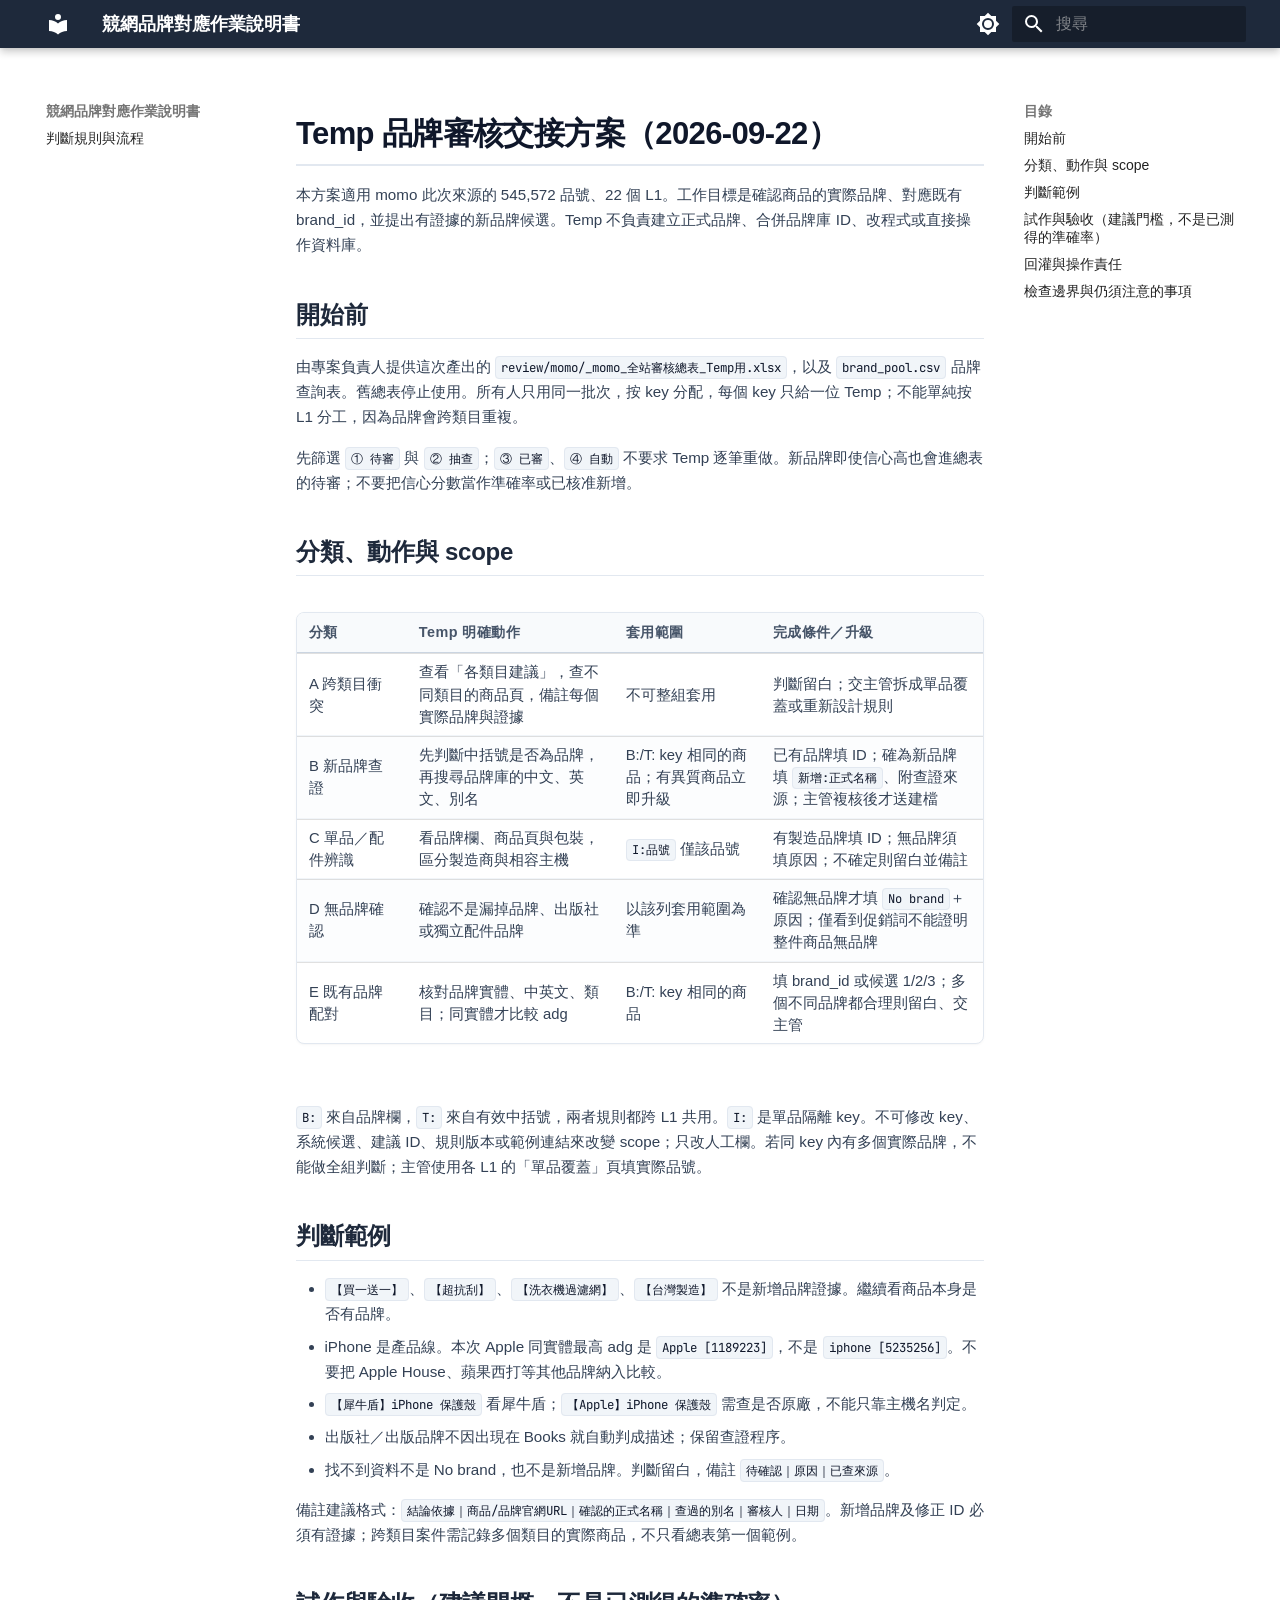
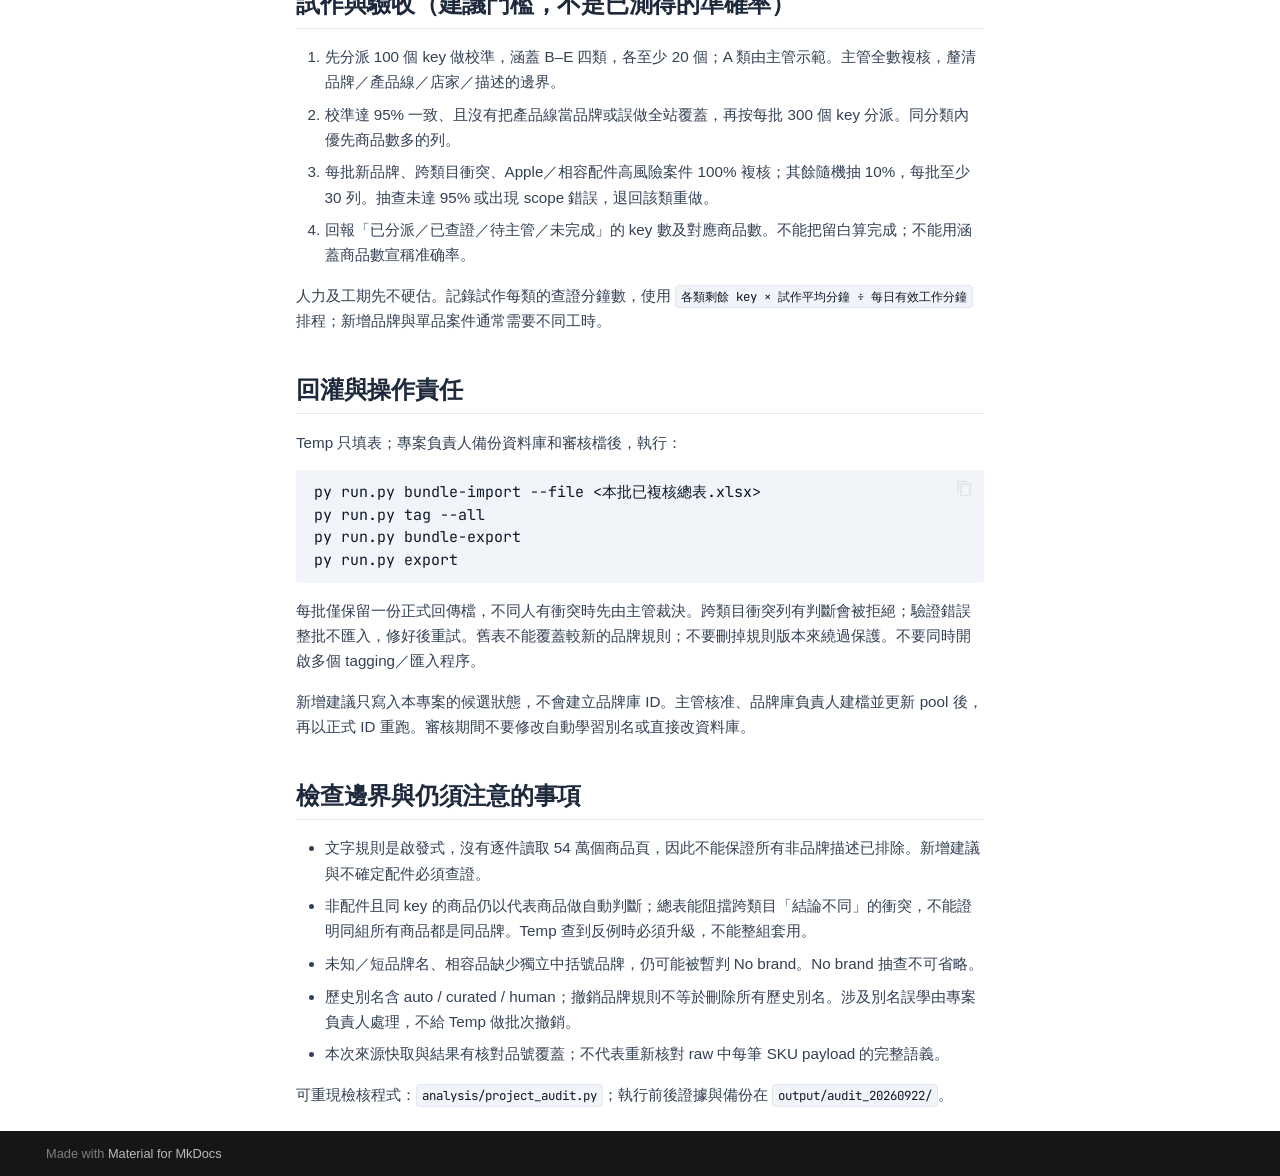
<file: temp_handoff/index.html>
<!doctype html>
<html lang="zh-Hant" class="no-js">
  <head>
    
      <meta charset="utf-8">
      <meta name="viewport" content="width=device-width,initial-scale=1">
      
        <meta name="description" content="競網商品品牌對應之判斷原則、流程與規則">
      
      
        <meta name="author" content="品牌對應專案團隊">
      
      
      
      
      
        
      
      
      <link rel="icon" href="../assets/images/favicon.png">
      <meta name="generator" content="mkdocs-1.6.1, mkdocs-material-9.7.7">
    
    
      
        <title>Temp 品牌審核交接方案（2026-09-22） - 競網品牌對應作業說明書</title>
      
    
    
      <link rel="stylesheet" href="../assets/stylesheets/main.ec1eaa64.min.css">
      
        
        <link rel="stylesheet" href="../assets/stylesheets/palette.ab4e12ef.min.css">
      
      


    
    
      
    
    
      
        
        
        <link rel="preconnect" href="https://fonts.gstatic.com" crossorigin>
        <link rel="stylesheet" href="https://fonts.googleapis.com/css?family=Inter:300,300i,400,400i,700,700i%7CJetBrains+Mono:400,400i,700,700i&display=fallback">
        <style>:root{--md-text-font:"Inter";--md-code-font:"JetBrains Mono"}</style>
      
    
    
      <link rel="stylesheet" href="../stylesheets/extra.css">
    
    <script>__md_scope=new URL("..",location),__md_hash=e=>[...e].reduce(((e,_)=>(e<<5)-e+_.charCodeAt(0)),0),__md_get=(e,_=localStorage,t=__md_scope)=>JSON.parse(_.getItem(t.pathname+"."+e)),__md_set=(e,_,t=localStorage,a=__md_scope)=>{try{t.setItem(a.pathname+"."+e,JSON.stringify(_))}catch(e){}}</script>
    
      

    
    
  </head>
  
  
    
    
      
    
    
    
    
    <body dir="ltr" data-md-color-scheme="default" data-md-color-primary="slate" data-md-color-accent="indigo">
  
    
    <input class="md-toggle" data-md-toggle="drawer" type="checkbox" id="__drawer" autocomplete="off">
    <input class="md-toggle" data-md-toggle="search" type="checkbox" id="__search" autocomplete="off">
    <label class="md-overlay" for="__drawer"></label>
    <div data-md-component="skip">
      
        
        <a href="#temp-2026-09-22" class="md-skip">
          跳轉至
        </a>
      
    </div>
    <div data-md-component="announce">
      
    </div>
    
    
      

  

<header class="md-header md-header--shadow" data-md-component="header">
  <nav class="md-header__inner md-grid" aria-label="頁首">
    <a href=".." title="競網品牌對應作業說明書" class="md-header__button md-logo" aria-label="競網品牌對應作業說明書" data-md-component="logo">
      
  
  <svg xmlns="http://www.w3.org/2000/svg" viewBox="0 0 24 24"><path d="M12 8a3 3 0 0 0 3-3 3 3 0 0 0-3-3 3 3 0 0 0-3 3 3 3 0 0 0 3 3m0 3.54C9.64 9.35 6.5 8 3 8v11c3.5 0 6.64 1.35 9 3.54 2.36-2.19 5.5-3.54 9-3.54V8c-3.5 0-6.64 1.35-9 3.54"/></svg>

    </a>
    <label class="md-header__button md-icon" for="__drawer">
      
      <svg xmlns="http://www.w3.org/2000/svg" viewBox="0 0 24 24"><path d="M3 6h18v2H3zm0 5h18v2H3zm0 5h18v2H3z"/></svg>
    </label>
    <div class="md-header__title" data-md-component="header-title">
      <div class="md-header__ellipsis">
        <div class="md-header__topic">
          <span class="md-ellipsis">
            競網品牌對應作業說明書
          </span>
        </div>
        <div class="md-header__topic" data-md-component="header-topic">
          <span class="md-ellipsis">
            
              Temp 品牌審核交接方案（2026-09-22）
            
          </span>
        </div>
      </div>
    </div>
    
      
        <form class="md-header__option" data-md-component="palette">
  
    
    
    
    <input class="md-option" data-md-color-media="" data-md-color-scheme="default" data-md-color-primary="slate" data-md-color-accent="indigo"  aria-label="切換至深色模式"  type="radio" name="__palette" id="__palette_0">
    
      <label class="md-header__button md-icon" title="切換至深色模式" for="__palette_1" hidden>
        <svg xmlns="http://www.w3.org/2000/svg" viewBox="0 0 24 24"><path d="M12 8a4 4 0 0 0-4 4 4 4 0 0 0 4 4 4 4 0 0 0 4-4 4 4 0 0 0-4-4m0 10a6 6 0 0 1-6-6 6 6 0 0 1 6-6 6 6 0 0 1 6 6 6 6 0 0 1-6 6m8-9.31V4h-4.69L12 .69 8.69 4H4v4.69L.69 12 4 15.31V20h4.69L12 23.31 15.31 20H20v-4.69L23.31 12z"/></svg>
      </label>
    
  
    
    
    
    <input class="md-option" data-md-color-media="" data-md-color-scheme="slate" data-md-color-primary="slate" data-md-color-accent="indigo"  aria-label="切換至淺色模式"  type="radio" name="__palette" id="__palette_1">
    
      <label class="md-header__button md-icon" title="切換至淺色模式" for="__palette_0" hidden>
        <svg xmlns="http://www.w3.org/2000/svg" viewBox="0 0 24 24"><path d="M12 18c-.89 0-1.74-.2-2.5-.55C11.56 16.5 13 14.42 13 12s-1.44-4.5-3.5-5.45C10.26 6.2 11.11 6 12 6a6 6 0 0 1 6 6 6 6 0 0 1-6 6m8-9.31V4h-4.69L12 .69 8.69 4H4v4.69L.69 12 4 15.31V20h4.69L12 23.31 15.31 20H20v-4.69L23.31 12z"/></svg>
      </label>
    
  
</form>
      
    
    
      <script>var palette=__md_get("__palette");if(palette&&palette.color){if("(prefers-color-scheme)"===palette.color.media){var media=matchMedia("(prefers-color-scheme: light)"),input=document.querySelector(media.matches?"[data-md-color-media='(prefers-color-scheme: light)']":"[data-md-color-media='(prefers-color-scheme: dark)']");palette.color.media=input.getAttribute("data-md-color-media"),palette.color.scheme=input.getAttribute("data-md-color-scheme"),palette.color.primary=input.getAttribute("data-md-color-primary"),palette.color.accent=input.getAttribute("data-md-color-accent")}for(var[key,value]of Object.entries(palette.color))document.body.setAttribute("data-md-color-"+key,value)}</script>
    
    
    
      
      
        <label class="md-header__button md-icon" for="__search">
          
          <svg xmlns="http://www.w3.org/2000/svg" viewBox="0 0 24 24"><path d="M9.5 3A6.5 6.5 0 0 1 16 9.5c0 1.61-.59 3.09-1.56 4.23l.27.27h.79l5 5-1.5 1.5-5-5v-.79l-.27-.27A6.52 6.52 0 0 1 9.5 16 6.5 6.5 0 0 1 3 9.5 6.5 6.5 0 0 1 9.5 3m0 2C7 5 5 7 5 9.5S7 14 9.5 14 14 12 14 9.5 12 5 9.5 5"/></svg>
        </label>
        <div class="md-search" data-md-component="search" role="dialog">
  <label class="md-search__overlay" for="__search"></label>
  <div class="md-search__inner" role="search">
    <form class="md-search__form" name="search">
      <input type="text" class="md-search__input" name="query" aria-label="搜尋" placeholder="搜尋" autocapitalize="off" autocorrect="off" autocomplete="off" spellcheck="false" data-md-component="search-query" required>
      <label class="md-search__icon md-icon" for="__search">
        
        <svg xmlns="http://www.w3.org/2000/svg" viewBox="0 0 24 24"><path d="M9.5 3A6.5 6.5 0 0 1 16 9.5c0 1.61-.59 3.09-1.56 4.23l.27.27h.79l5 5-1.5 1.5-5-5v-.79l-.27-.27A6.52 6.52 0 0 1 9.5 16 6.5 6.5 0 0 1 3 9.5 6.5 6.5 0 0 1 9.5 3m0 2C7 5 5 7 5 9.5S7 14 9.5 14 14 12 14 9.5 12 5 9.5 5"/></svg>
        
        <svg xmlns="http://www.w3.org/2000/svg" viewBox="0 0 24 24"><path d="M20 11v2H8l5.5 5.5-1.42 1.42L4.16 12l7.92-7.92L13.5 5.5 8 11z"/></svg>
      </label>
      <nav class="md-search__options" aria-label="搜尋">
        
        <button type="reset" class="md-search__icon md-icon" title="清空" aria-label="清空" tabindex="-1">
          
          <svg xmlns="http://www.w3.org/2000/svg" viewBox="0 0 24 24"><path d="M19 6.41 17.59 5 12 10.59 6.41 5 5 6.41 10.59 12 5 17.59 6.41 19 12 13.41 17.59 19 19 17.59 13.41 12z"/></svg>
        </button>
      </nav>
      
        <div class="md-search__suggest" data-md-component="search-suggest"></div>
      
    </form>
    <div class="md-search__output">
      <div class="md-search__scrollwrap" tabindex="0" data-md-scrollfix>
        <div class="md-search-result" data-md-component="search-result">
          <div class="md-search-result__meta">
            正在初始化搜尋引擎
          </div>
          <ol class="md-search-result__list" role="presentation"></ol>
        </div>
      </div>
    </div>
  </div>
</div>
      
    
    
  </nav>
  
</header>
    
    <div class="md-container" data-md-component="container">
      
      
        
          
        
      
      <main class="md-main" data-md-component="main">
        <div class="md-main__inner md-grid">
          
            
              
              <div class="md-sidebar md-sidebar--primary" data-md-component="sidebar" data-md-type="navigation" >
                <div class="md-sidebar__scrollwrap">
                  <div class="md-sidebar__inner">
                    



<nav class="md-nav md-nav--primary" aria-label="導航" data-md-level="0">
  <label class="md-nav__title" for="__drawer">
    <a href=".." title="競網品牌對應作業說明書" class="md-nav__button md-logo" aria-label="競網品牌對應作業說明書" data-md-component="logo">
      
  
  <svg xmlns="http://www.w3.org/2000/svg" viewBox="0 0 24 24"><path d="M12 8a3 3 0 0 0 3-3 3 3 0 0 0-3-3 3 3 0 0 0-3 3 3 3 0 0 0 3 3m0 3.54C9.64 9.35 6.5 8 3 8v11c3.5 0 6.64 1.35 9 3.54 2.36-2.19 5.5-3.54 9-3.54V8c-3.5 0-6.64 1.35-9 3.54"/></svg>

    </a>
    競網品牌對應作業說明書
  </label>
  
  <ul class="md-nav__list" data-md-scrollfix>
    
      
      
  
  
  
  
    <li class="md-nav__item">
      <a href=".." class="md-nav__link">
        
  
  
  <span class="md-ellipsis">
    
  
    判斷規則與流程
  

    
  </span>
  
  

      </a>
    </li>
  

    
  </ul>
</nav>
                  </div>
                </div>
              </div>
            
            
              
              <div class="md-sidebar md-sidebar--secondary" data-md-component="sidebar" data-md-type="toc" >
                <div class="md-sidebar__scrollwrap">
                  <div class="md-sidebar__inner">
                    

<nav class="md-nav md-nav--secondary" aria-label="目錄">
  
  
  
    
  
  
    <label class="md-nav__title" for="__toc">
      <span class="md-nav__icon md-icon"></span>
      目錄
    </label>
    <ul class="md-nav__list" data-md-component="toc" data-md-scrollfix>
      
        <li class="md-nav__item">
  <a href="#_1" class="md-nav__link">
    <span class="md-ellipsis">
      
        開始前
      
    </span>
  </a>
  
</li>
      
        <li class="md-nav__item">
  <a href="#scope" class="md-nav__link">
    <span class="md-ellipsis">
      
        分類、動作與 scope
      
    </span>
  </a>
  
</li>
      
        <li class="md-nav__item">
  <a href="#_2" class="md-nav__link">
    <span class="md-ellipsis">
      
        判斷範例
      
    </span>
  </a>
  
</li>
      
        <li class="md-nav__item">
  <a href="#_3" class="md-nav__link">
    <span class="md-ellipsis">
      
        試作與驗收（建議門檻，不是已測得的準確率）
      
    </span>
  </a>
  
</li>
      
        <li class="md-nav__item">
  <a href="#_4" class="md-nav__link">
    <span class="md-ellipsis">
      
        回灌與操作責任
      
    </span>
  </a>
  
</li>
      
        <li class="md-nav__item">
  <a href="#_5" class="md-nav__link">
    <span class="md-ellipsis">
      
        檢查邊界與仍須注意的事項
      
    </span>
  </a>
  
</li>
      
    </ul>
  
</nav>
                  </div>
                </div>
              </div>
            
          
          
            <div class="md-content" data-md-component="content">
              
              <article class="md-content__inner md-typeset">
                
                  



<h1 id="temp-2026-09-22">Temp 品牌審核交接方案（2026-09-22）</h1>
<p>本方案適用 momo 此次來源的 545,572 品號、22 個 L1。工作目標是確認商品的實際品牌、對應既有 brand_id，並提出有證據的新品牌候選。Temp 不負責建立正式品牌、合併品牌庫 ID、改程式或直接操作資料庫。</p>
<h2 id="_1">開始前</h2>
<p>由專案負責人提供這次產出的 <code>review/momo/_momo_全站審核總表_Temp用.xlsx</code>，以及 <code>brand_pool.csv</code> 品牌查詢表。舊總表停止使用。所有人只用同一批次，按 key 分配，每個 key 只給一位 Temp；不能單純按 L1 分工，因為品牌會跨類目重複。</p>
<p>先篩選 <code>① 待審</code> 與 <code>② 抽查</code>；<code>③ 已審</code>、<code>④ 自動</code> 不要求 Temp 逐筆重做。新品牌即使信心高也會進總表的待審；不要把信心分數當作準確率或已核准新增。</p>
<h2 id="scope">分類、動作與 scope</h2>
<table>
<thead>
<tr>
<th>分類</th>
<th>Temp 明確動作</th>
<th>套用範圍</th>
<th>完成條件／升級</th>
</tr>
</thead>
<tbody>
<tr>
<td>A 跨類目衝突</td>
<td>查看「各類目建議」，查不同類目的商品頁，備註每個實際品牌與證據</td>
<td>不可整組套用</td>
<td>判斷留白；交主管拆成單品覆蓋或重新設計規則</td>
</tr>
<tr>
<td>B 新品牌查證</td>
<td>先判斷中括號是否為品牌，再搜尋品牌庫的中文、英文、別名</td>
<td>B:/T: key 相同的商品；有異質商品立即升級</td>
<td>已有品牌填 ID；確為新品牌填 <code>新增:正式名稱</code>、附查證來源；主管複核後才送建檔</td>
</tr>
<tr>
<td>C 單品／配件辨識</td>
<td>看品牌欄、商品頁與包裝，區分製造商與相容主機</td>
<td><code>I:品號</code> 僅該品號</td>
<td>有製造品牌填 ID；無品牌須填原因；不確定則留白並備註</td>
</tr>
<tr>
<td>D 無品牌確認</td>
<td>確認不是漏掉品牌、出版社或獨立配件品牌</td>
<td>以該列套用範圍為準</td>
<td>確認無品牌才填 <code>No brand</code>＋原因；僅看到促銷詞不能證明整件商品無品牌</td>
</tr>
<tr>
<td>E 既有品牌配對</td>
<td>核對品牌實體、中英文、類目；同實體才比較 adg</td>
<td>B:/T: key 相同的商品</td>
<td>填 brand_id 或候選 1/2/3；多個不同品牌都合理則留白、交主管</td>
</tr>
</tbody>
</table>
<p><code>B:</code> 來自品牌欄，<code>T:</code> 來自有效中括號，兩者規則都跨 L1 共用。<code>I:</code> 是單品隔離 key。不可修改 key、系統候選、建議 ID、規則版本或範例連結來改變 scope；只改人工欄。若同 key 內有多個實際品牌，不能做全組判斷；主管使用各 L1 的「單品覆蓋」頁填實際品號。</p>
<h2 id="_2">判斷範例</h2>
<ul>
<li><code>【買一送一】</code>、<code>【超抗刮】</code>、<code>【洗衣機過濾網】</code>、<code>【台灣製造】</code> 不是新增品牌證據。繼續看商品本身是否有品牌。</li>
<li>iPhone 是產品線。本次 Apple 同實體最高 adg 是 <code>Apple [1189223]</code>，不是 <code>iphone [5235256]</code>。不要把 Apple House、蘋果西打等其他品牌納入比較。</li>
<li><code>【犀牛盾】iPhone 保護殼</code> 看犀牛盾；<code>【Apple】iPhone 保護殼</code> 需查是否原廠，不能只靠主機名判定。</li>
<li>出版社／出版品牌不因出現在 Books 就自動判成描述；保留查證程序。</li>
<li>找不到資料不是 No brand，也不是新增品牌。判斷留白，備註 <code>待確認｜原因｜已查來源</code>。</li>
</ul>
<p>備註建議格式：<code>結論依據｜商品/品牌官網URL｜確認的正式名稱｜查過的別名｜審核人｜日期</code>。新增品牌及修正 ID 必須有證據；跨類目案件需記錄多個類目的實際商品，不只看總表第一個範例。</p>
<h2 id="_3">試作與驗收（建議門檻，不是已測得的準確率）</h2>
<ol>
<li>先分派 100 個 key 做校準，涵蓋 B–E 四類，各至少 20 個；A 類由主管示範。主管全數複核，釐清品牌／產品線／店家／描述的邊界。</li>
<li>校準達 95% 一致、且沒有把產品線當品牌或誤做全站覆蓋，再按每批 300 個 key 分派。同分類內優先商品數多的列。</li>
<li>每批新品牌、跨類目衝突、Apple／相容配件高風險案件 100% 複核；其餘隨機抽 10%，每批至少 30 列。抽查未達 95% 或出現 scope 錯誤，退回該類重做。</li>
<li>回報「已分派／已查證／待主管／未完成」的 key 數及對應商品數。不能把留白算完成；不能用涵蓋商品數宣稱准确率。</li>
</ol>
<p>人力及工期先不硬估。記錄試作每類的查證分鐘數，使用 <code>各類剩餘 key × 試作平均分鐘 ÷ 每日有效工作分鐘</code> 排程；新增品牌與單品案件通常需要不同工時。</p>
<h2 id="_4">回灌與操作責任</h2>
<p>Temp 只填表；專案負責人備份資料庫和審核檔後，執行：</p>
<div class="highlight"><pre><span></span><code><a id="__codelineno-0-1" name="__codelineno-0-1" href="#__codelineno-0-1"></a>py run.py bundle-import --file &lt;本批已複核總表.xlsx&gt;
<a id="__codelineno-0-2" name="__codelineno-0-2" href="#__codelineno-0-2"></a>py run.py tag --all
<a id="__codelineno-0-3" name="__codelineno-0-3" href="#__codelineno-0-3"></a>py run.py bundle-export
<a id="__codelineno-0-4" name="__codelineno-0-4" href="#__codelineno-0-4"></a>py run.py export
</code></pre></div>
<p>每批僅保留一份正式回傳檔，不同人有衝突時先由主管裁決。跨類目衝突列有判斷會被拒絕；驗證錯誤整批不匯入，修好後重試。舊表不能覆蓋較新的品牌規則；不要刪掉規則版本來繞過保護。不要同時開啟多個 tagging／匯入程序。</p>
<p>新增建議只寫入本專案的候選狀態，不會建立品牌庫 ID。主管核准、品牌庫負責人建檔並更新 pool 後，再以正式 ID 重跑。審核期間不要修改自動學習別名或直接改資料庫。</p>
<h2 id="_5">檢查邊界與仍須注意的事項</h2>
<ul>
<li>文字規則是啟發式，沒有逐件讀取 54 萬個商品頁，因此不能保證所有非品牌描述已排除。新增建議與不確定配件必須查證。</li>
<li>非配件且同 key 的商品仍以代表商品做自動判斷；總表能阻擋跨類目「結論不同」的衝突，不能證明同組所有商品都是同品牌。Temp 查到反例時必須升級，不能整組套用。</li>
<li>未知／短品牌名、相容品缺少獨立中括號品牌，仍可能被暫判 No brand。No brand 抽查不可省略。</li>
<li>歷史別名含 auto / curated / human；撤銷品牌規則不等於刪除所有歷史別名。涉及別名誤學由專案負責人處理，不給 Temp 做批次撤銷。</li>
<li>本次來源快取與結果有核對品號覆蓋；不代表重新核對 raw 中每筆 SKU payload 的完整語義。</li>
</ul>
<p>可重現檢核程式：<code>analysis/project_audit.py</code>；執行前後證據與備份在 <code>output/audit_20260922/</code>。</p>












                
              </article>
            </div>
          
          
<script>var target=document.getElementById(location.hash.slice(1));target&&target.name&&(target.checked=target.name.startsWith("__tabbed_"))</script>
        </div>
        
          <button type="button" class="md-top md-icon" data-md-component="top" hidden>
  
  <svg xmlns="http://www.w3.org/2000/svg" viewBox="0 0 24 24"><path d="M13 20h-2V8l-5.5 5.5-1.42-1.42L12 4.16l7.92 7.92-1.42 1.42L13 8z"/></svg>
  回到頂部
</button>
        
      </main>
      
        <footer class="md-footer">
  
  <div class="md-footer-meta md-typeset">
    <div class="md-footer-meta__inner md-grid">
      <div class="md-copyright">
  
  
    Made with
    <a href="https://squidfunk.github.io/mkdocs-material/" target="_blank" rel="noopener">
      Material for MkDocs
    </a>
  
</div>
      
    </div>
  </div>
</footer>
      
    </div>
    <div class="md-dialog" data-md-component="dialog">
      <div class="md-dialog__inner md-typeset"></div>
    </div>
    
    
    
      
      
      <script id="__config" type="application/json">{"annotate": null, "base": "..", "features": ["navigation.top", "navigation.tracking", "search.suggest", "search.highlight", "content.code.copy"], "search": "../assets/javascripts/workers/search.2c215733.min.js", "tags": null, "translations": {"clipboard.copied": "\u5df2\u62f7\u8c9d", "clipboard.copy": "\u62f7\u8c9d", "search.result.more.one": "\u6b64\u9801\u5c1a\u6709 1 \u500b\u7b26\u5408\u7684\u9805\u76ee", "search.result.more.other": "\u6b64\u9801\u5c1a\u6709 # \u500b\u7b26\u5408\u7684\u9805\u76ee", "search.result.none": "\u6c92\u6709\u627e\u5230\u7b26\u5408\u689d\u4ef6\u7684\u7d50\u679c", "search.result.one": "\u627e\u5230 1 \u4e2a\u7b26\u5408\u689d\u4ef6\u7684\u7d50\u679c", "search.result.other": "\u627e\u5230 # \u500b\u7b26\u5408\u689d\u4ef6\u7684\u7d50\u679c", "search.result.placeholder": "\u9375\u5165\u4ee5\u958b\u59cb\u6aa2\u7d22", "search.result.term.missing": "\u7f3a\u5931", "select.version": "\u9078\u64c7\u7248\u672c"}, "version": null}</script>
    
    
      <script src="../assets/javascripts/bundle.d7400e89.min.js"></script>
      
    
  </body>
</html>
</file>
<file: stylesheets/extra.css>
/* ==========================================================================
   Custom Enterprise Consulting UI Stylesheet for MkDocs Material
   Refined typography, compact data cards, elegant badges, sleek tables.
   ========================================================================== */

:root {
  --md-primary-fg-color: #1e293b;
  --md-primary-fg-color--light: #334155;
  --md-primary-fg-color--dark: #0f172a;
  --md-accent-fg-color: #4f46e5;
  --md-text-font: -apple-system, BlinkMacSystemFont, "Segoe UI", "Roboto", "Helvetica Neue", "Noto Sans TC", "PingFang TC", "Microsoft JhengHei", sans-serif;
  --md-code-font: "JetBrains Mono", Consolas, "SFMono-Regular", Menlo, Monaco, monospace;
}

/* 全域字體縮放與行距優化（解決預設字體過大、版面鬆散問題） */
.md-typeset {
  font-size: 0.76rem;
  line-height: 1.65;
  color: #334155;
}

/* 標題階層視覺緊湊化 */
.md-typeset h1 {
  font-size: 1.55rem;
  font-weight: 700;
  letter-spacing: -0.02em;
  color: #0f172a;
  margin-top: 0.8rem;
  margin-bottom: 0.8rem;
  padding-bottom: 0.5rem;
  border-bottom: 2px solid #e2e8f0;
}

.md-typeset h2 {
  font-size: 1.2rem;
  font-weight: 600;
  letter-spacing: -0.01em;
  color: #1e293b;
  margin-top: 2rem;
  margin-bottom: 0.6rem;
  padding-bottom: 0.35rem;
  border-bottom: 1px solid #e2e8f0;
}

.md-typeset h3 {
  font-size: 0.98rem;
  font-weight: 600;
  color: #1e293b;
  margin-top: 1.2rem;
  margin-bottom: 0.4rem;
}

.md-typeset h4 {
  font-size: 0.88rem;
  font-weight: 600;
  color: #475569;
  margin-top: 1rem;
  margin-bottom: 0.3rem;
}

/* 專業卡片式表格設計 */
.md-typeset table:not([class]) {
  display: table;
  width: 100%;
  border-collapse: separate;
  border-spacing: 0;
  border: 1px solid #e2e8f0;
  border-radius: 8px;
  overflow: hidden;
  box-shadow: 0 1px 3px rgba(0, 0, 0, 0.03), 0 1px 2px rgba(0, 0, 0, 0.02);
  margin: 1rem 0 1.5rem 0;
  font-size: 0.74rem;
}

.md-typeset table:not([class]) th {
  background-color: #f8fafc;
  color: #475569;
  font-weight: 600;
  font-size: 0.72rem;
  letter-spacing: 0.03em;
  padding: 8px 12px;
  border-bottom: 1px solid #cbd5e1;
  text-align: left;
  white-space: nowrap;
}

.md-typeset table:not([class]) td {
  padding: 7px 12px;
  border-bottom: 1px solid #f1f5f9;
  color: #334155;
  vertical-align: middle;
  line-height: 1.5;
}

.md-typeset table:not([class]) tr:last-child td {
  border-bottom: none;
}

.md-typeset table:not([class]) tr:nth-child(even) {
  background-color: #fcfdfe;
}

.md-typeset table:not([class]) tr:hover td {
  background-color: #f1f5f9;
}

/* 狀態標籤徽章 (Badges) */
.badge {
  display: inline-flex;
  align-items: center;
  padding: 2px 7px;
  border-radius: 4px;
  font-size: 0.68rem;
  font-weight: 600;
  letter-spacing: 0.02em;
  line-height: 1.2;
}

.badge-pool {
  background-color: #ecfdf5;
  color: #047857;
  border: 1px solid #a7f3d0;
}

.badge-new {
  background-color: #fffbeb;
  color: #b45309;
  border: 1px solid #fde68a;
}

.badge-nb {
  background-color: #f1f5f9;
  color: #475569;
  border: 1px solid #cbd5e1;
}

.badge-score {
  background-color: #e0f2fe;
  color: #0369a1;
  border: 1px solid #bae6fd;
  font-family: var(--md-code-font);
  font-weight: 700;
}

/* 摺疊面板 (Details / Collapsible) 優化 */
.md-typeset details {
  border: 1px solid #e2e8f0 !important;
  border-radius: 8px !important;
  background-color: #ffffff !important;
  box-shadow: 0 1px 3px rgba(0, 0, 0, 0.02) !important;
  margin: 1rem 0 !important;
  overflow: hidden;
}

.md-typeset details summary {
  font-size: 0.82rem !important;
  font-weight: 600 !important;
  padding: 10px 14px !important;
  background-color: #f8fafc !important;
  color: #1e293b !important;
  border-bottom: 1px solid #f1f5f9;
  cursor: pointer;
}

.md-typeset details[open] summary {
  border-bottom: 1px solid #e2e8f0 !important;
}

.md-typeset details .details__content {
  padding: 12px 14px !important;
}

/* 引用提示區塊 (Admonition) 精緻化 */
.md-typeset .admonition {
  border-radius: 8px;
  font-size: 0.74rem;
  box-shadow: 0 1px 2px rgba(0, 0, 0, 0.02);
  margin: 1rem 0;
}

.md-typeset .admonition .admonition-title {
  font-weight: 600;
  font-size: 0.78rem;
  padding: 8px 12px;
}

/* 程式碼區塊精緻化 */
.md-typeset code {
  font-size: 0.82em;
  padding: 2px 5px;
  background-color: #f1f5f9;
  color: #0f172a;
  border-radius: 4px;
  border: 1px solid #e2e8f0;
}

.md-typeset pre > code {
  border: none;
  font-size: 0.75rem;
  line-height: 1.5;
}

/* Mermaid 圖表容器精緻化 */
.mermaid {
  background-color: #ffffff;
  border: 1px solid #e2e8f0;
  border-radius: 8px;
  padding: 16px;
  margin: 1.2rem 0;
  box-shadow: 0 1px 3px rgba(0, 0, 0, 0.02);
  display: flex;
  justify-content: center;
}
</file>
<file: assets/stylesheets/main.ec1eaa64.min.css>
@charset "UTF-8";html{-webkit-text-size-adjust:none;-moz-text-size-adjust:none;text-size-adjust:none;box-sizing:border-box}*,:after,:before{box-sizing:inherit}@media (prefers-reduced-motion){*,:after,:before{transition:none!important}}body{margin:0}a,button,input,label{-webkit-tap-highlight-color:transparent}a{color:inherit;text-decoration:none}hr{border:0;box-sizing:initial;display:block;height:.05rem;overflow:visible;padding:0}small{font-size:80%}sub,sup{line-height:1em}img{border-style:none}table{border-collapse:initial;border-spacing:0}td,th{font-weight:400;vertical-align:top}button{background:#0000;border:0;font-family:inherit;font-size:inherit;margin:0;padding:0}input{border:0;outline:none}:root{--md-primary-fg-color:#4051b5;--md-primary-fg-color--light:#5d6cc0;--md-primary-fg-color--dark:#303fa1;--md-primary-bg-color:#fff;--md-primary-bg-color--light:#ffffffb3;--md-accent-fg-color:#526cfe;--md-accent-fg-color--transparent:#526cfe1a;--md-accent-bg-color:#fff;--md-accent-bg-color--light:#ffffffb3}[data-md-color-scheme=default]{color-scheme:light}[data-md-color-scheme=default] img[src$="#gh-dark-mode-only"],[data-md-color-scheme=default] img[src$="#only-dark"]{display:none}:root,[data-md-color-scheme=default]{--md-hue:225deg;--md-default-fg-color:#000000de;--md-default-fg-color--light:#0000008a;--md-default-fg-color--lighter:#00000052;--md-default-fg-color--lightest:#00000012;--md-default-bg-color:#fff;--md-default-bg-color--light:#ffffffb3;--md-default-bg-color--lighter:#ffffff4d;--md-default-bg-color--lightest:#ffffff1f;--md-code-fg-color:#36464e;--md-code-bg-color:#f5f5f5;--md-code-bg-color--light:#f5f5f5b3;--md-code-bg-color--lighter:#f5f5f54d;--md-code-hl-color:#4287ff;--md-code-hl-color--light:#4287ff1a;--md-code-hl-number-color:#d52a2a;--md-code-hl-special-color:#db1457;--md-code-hl-function-color:#a846b9;--md-code-hl-constant-color:#6e59d9;--md-code-hl-keyword-color:#3f6ec6;--md-code-hl-string-color:#1c7d4d;--md-code-hl-name-color:var(--md-code-fg-color);--md-code-hl-operator-color:var(--md-default-fg-color--light);--md-code-hl-punctuation-color:var(--md-default-fg-color--light);--md-code-hl-comment-color:var(--md-default-fg-color--light);--md-code-hl-generic-color:var(--md-default-fg-color--light);--md-code-hl-variable-color:var(--md-default-fg-color--light);--md-typeset-color:var(--md-default-fg-color);--md-typeset-a-color:var(--md-primary-fg-color);--md-typeset-del-color:#f5503d26;--md-typeset-ins-color:#0bd57026;--md-typeset-kbd-color:#fafafa;--md-typeset-kbd-accent-color:#fff;--md-typeset-kbd-border-color:#b8b8b8;--md-typeset-mark-color:#ffff0080;--md-typeset-table-color:#0000001f;--md-typeset-table-color--light:rgba(0,0,0,.035);--md-admonition-fg-color:var(--md-default-fg-color);--md-admonition-bg-color:var(--md-default-bg-color);--md-warning-fg-color:#000000de;--md-warning-bg-color:#ff9;--md-footer-fg-color:#fff;--md-footer-fg-color--light:#ffffffb3;--md-footer-fg-color--lighter:#ffffff73;--md-footer-bg-color:#000000de;--md-footer-bg-color--dark:#00000052;--md-shadow-z1:0 0.2rem 0.5rem #0000000d,0 0 0.05rem #0000001a;--md-shadow-z2:0 0.2rem 0.5rem #0000001a,0 0 0.05rem #00000040;--md-shadow-z3:0 0.2rem 0.5rem #0003,0 0 0.05rem #00000059}.md-icon svg{fill:currentcolor;display:block;height:1.2rem;width:1.2rem}body{-webkit-font-smoothing:antialiased;-moz-osx-font-smoothing:grayscale;--md-text-font-family:var(--md-text-font,_),-apple-system,BlinkMacSystemFont,Helvetica,Arial,sans-serif;--md-code-font-family:var(--md-code-font,_),SFMono-Regular,Consolas,Menlo,monospace}aside,body,input{font-feature-settings:"kern","liga";color:var(--md-typeset-color);font-family:var(--md-text-font-family)}code,kbd,pre{font-feature-settings:"kern";font-family:var(--md-code-font-family)}:root{--md-typeset-table-sort-icon:url('data:image/svg+xml;charset=utf-8,<svg xmlns="http://www.w3.org/2000/svg" viewBox="0 0 24 24"><path d="m18 21-4-4h3V7h-3l4-4 4 4h-3v10h3M2 19v-2h10v2M2 13v-2h7v2M2 7V5h4v2z"/></svg>');--md-typeset-table-sort-icon--asc:url('data:image/svg+xml;charset=utf-8,<svg xmlns="http://www.w3.org/2000/svg" viewBox="0 0 24 24"><path d="M19 17h3l-4 4-4-4h3V3h2M2 17h10v2H2M6 5v2H2V5m0 6h7v2H2z"/></svg>');--md-typeset-table-sort-icon--desc:url('data:image/svg+xml;charset=utf-8,<svg xmlns="http://www.w3.org/2000/svg" viewBox="0 0 24 24"><path d="M19 7h3l-4-4-4 4h3v14h2M2 17h10v2H2M6 5v2H2V5m0 6h7v2H2z"/></svg>')}.md-typeset{-webkit-print-color-adjust:exact;color-adjust:exact;font-size:.8rem;line-height:1.6;overflow-wrap:break-word}@media print{.md-typeset{font-size:.68rem}}.md-typeset blockquote,.md-typeset dl,.md-typeset figure,.md-typeset ol,.md-typeset pre,.md-typeset ul{margin-bottom:1em;margin-top:1em}.md-typeset h1{color:var(--md-default-fg-color--light);font-size:2em;line-height:1.3;margin:0 0 1.25em}.md-typeset h1,.md-typeset h2{font-weight:300;letter-spacing:-.01em}.md-typeset h2{font-size:1.5625em;line-height:1.4;margin:1.6em 0 .64em}.md-typeset h3{font-size:1.25em;font-weight:400;letter-spacing:-.01em;line-height:1.5;margin:1.6em 0 .8em}.md-typeset h2+h3{margin-top:.8em}.md-typeset h4{font-weight:700;letter-spacing:-.01em;margin:1em 0}.md-typeset h5,.md-typeset h6{color:var(--md-default-fg-color--light);font-size:.8em;font-weight:700;letter-spacing:-.01em;margin:1.25em 0}.md-typeset h5{text-transform:uppercase}.md-typeset h5 code{text-transform:none}.md-typeset hr{border-bottom:.05rem solid var(--md-default-fg-color--lightest);display:flow-root;margin:1.5em 0}.md-typeset a{color:var(--md-typeset-a-color);word-break:break-word}.md-typeset a,.md-typeset a:before{transition:color 125ms}.md-typeset a:focus,.md-typeset a:hover{color:var(--md-accent-fg-color)}.md-typeset a:focus code,.md-typeset a:hover code{background-color:var(--md-accent-fg-color--transparent);color:var(--md-accent-fg-color)}.md-typeset a code{color:var(--md-typeset-a-color)}.md-typeset a.focus-visible{outline-color:var(--md-accent-fg-color);outline-offset:.2rem}.md-typeset code,.md-typeset kbd,.md-typeset pre{color:var(--md-code-fg-color);direction:ltr;font-variant-ligatures:none;transition:background-color 125ms}@media print{.md-typeset code,.md-typeset kbd,.md-typeset pre{white-space:pre-wrap}}.md-typeset code{background-color:var(--md-code-bg-color);border-radius:.1rem;-webkit-box-decoration-break:clone;box-decoration-break:clone;font-size:.85em;padding:0 .2941176471em;transition:color 125ms,background-color 125ms;word-break:break-word}.md-typeset code:not(.focus-visible){-webkit-tap-highlight-color:transparent;outline:none}.md-typeset pre{display:flow-root;line-height:1.4;position:relative}.md-typeset pre>code{-webkit-box-decoration-break:slice;box-decoration-break:slice;box-shadow:none;display:block;margin:0;outline-color:var(--md-accent-fg-color);overflow:auto;padding:.7720588235em 1.1764705882em;scrollbar-color:var(--md-default-fg-color--lighter) #0000;scrollbar-width:thin;touch-action:auto;word-break:normal}.md-typeset pre>code:hover{scrollbar-color:var(--md-accent-fg-color) #0000}.md-typeset pre>code::-webkit-scrollbar{height:.2rem;width:.2rem}.md-typeset pre>code::-webkit-scrollbar-thumb{background-color:var(--md-default-fg-color--lighter)}.md-typeset pre>code::-webkit-scrollbar-thumb:hover{background-color:var(--md-accent-fg-color)}.md-typeset kbd{background-color:var(--md-typeset-kbd-color);border-radius:.1rem;box-shadow:0 .1rem 0 .05rem var(--md-typeset-kbd-border-color),0 .1rem 0 var(--md-typeset-kbd-border-color),0 -.1rem .2rem var(--md-typeset-kbd-accent-color) inset;color:var(--md-default-fg-color);display:inline-block;font-size:.75em;padding:0 .6666666667em;vertical-align:text-top;word-break:break-word}.md-typeset mark{background-color:var(--md-typeset-mark-color);-webkit-box-decoration-break:clone;box-decoration-break:clone;color:inherit;word-break:break-word}.md-typeset abbr{cursor:help;text-decoration:none}.md-typeset [data-preview],.md-typeset abbr{border-bottom:.05rem dotted var(--md-default-fg-color--light)}.md-typeset small{opacity:.75}[dir=ltr] .md-typeset sub,[dir=ltr] .md-typeset sup{margin-left:.078125em}[dir=rtl] .md-typeset sub,[dir=rtl] .md-typeset sup{margin-right:.078125em}[dir=ltr] .md-typeset blockquote{padding-left:.6rem}[dir=rtl] .md-typeset blockquote{padding-right:.6rem}[dir=ltr] .md-typeset blockquote{border-left:.2rem solid var(--md-default-fg-color--lighter)}[dir=rtl] .md-typeset blockquote{border-right:.2rem solid var(--md-default-fg-color--lighter)}.md-typeset blockquote{color:var(--md-default-fg-color--light);margin-left:0;margin-right:0}.md-typeset ul{list-style-type:disc}.md-typeset ul[type]{list-style-type:revert-layer}[dir=ltr] .md-typeset ol,[dir=ltr] .md-typeset ul{margin-left:.625em}[dir=rtl] .md-typeset ol,[dir=rtl] .md-typeset ul{margin-right:.625em}.md-typeset ol,.md-typeset ul{padding:0}.md-typeset ol:not([hidden]),.md-typeset ul:not([hidden]){display:flow-root}.md-typeset ol ol,.md-typeset ul ol{list-style-type:lower-alpha}.md-typeset ol ol ol,.md-typeset ul ol ol{list-style-type:lower-roman}.md-typeset ol ol ol ol,.md-typeset ul ol ol ol{list-style-type:upper-alpha}.md-typeset ol ol ol ol ol,.md-typeset ul ol ol ol ol{list-style-type:upper-roman}.md-typeset ol[type],.md-typeset ul[type]{list-style-type:revert-layer}[dir=ltr] .md-typeset ol li,[dir=ltr] .md-typeset ul li{margin-left:1.25em}[dir=rtl] .md-typeset ol li,[dir=rtl] .md-typeset ul li{margin-right:1.25em}.md-typeset ol li,.md-typeset ul li{margin-bottom:.5em}.md-typeset ol li blockquote,.md-typeset ol li p,.md-typeset ul li blockquote,.md-typeset ul li p{margin:.5em 0}.md-typeset ol li:last-child,.md-typeset ul li:last-child{margin-bottom:0}[dir=ltr] .md-typeset ol li ol,[dir=ltr] .md-typeset ol li ul,[dir=ltr] .md-typeset ul li ol,[dir=ltr] .md-typeset ul li ul{margin-left:.625em}[dir=rtl] .md-typeset ol li ol,[dir=rtl] .md-typeset ol li ul,[dir=rtl] .md-typeset ul li ol,[dir=rtl] .md-typeset ul li ul{margin-right:.625em}.md-typeset ol li ol,.md-typeset ol li ul,.md-typeset ul li ol,.md-typeset ul li ul{margin-bottom:.5em;margin-top:.5em}[dir=ltr] .md-typeset dd{margin-left:1.875em}[dir=rtl] .md-typeset dd{margin-right:1.875em}.md-typeset dd{margin-bottom:1.5em;margin-top:1em}.md-typeset img,.md-typeset svg,.md-typeset video{height:auto;max-width:100%}.md-typeset img[align=left]{margin:1em 1em 1em 0}.md-typeset img[align=right]{margin:1em 0 1em 1em}.md-typeset img[align]:only-child{margin-top:0}.md-typeset figure{display:flow-root;margin:1em auto;max-width:100%;text-align:center;width:fit-content}.md-typeset figure img{display:block;margin:0 auto}.md-typeset figcaption{font-style:italic;margin:1em auto;max-width:24rem}.md-typeset iframe{max-width:100%}.md-typeset table:not([class]){background-color:var(--md-default-bg-color);border:.05rem solid var(--md-typeset-table-color);border-radius:.1rem;display:inline-block;font-size:.64rem;max-width:100%;overflow:auto;touch-action:auto}@media print{.md-typeset table:not([class]){display:table}}.md-typeset table:not([class])+*{margin-top:1.5em}.md-typeset table:not([class]) td>:first-child,.md-typeset table:not([class]) th>:first-child{margin-top:0}.md-typeset table:not([class]) td>:last-child,.md-typeset table:not([class]) th>:last-child{margin-bottom:0}.md-typeset table:not([class]) td:not([align]),.md-typeset table:not([class]) th:not([align]){text-align:left}[dir=rtl] .md-typeset table:not([class]) td:not([align]),[dir=rtl] .md-typeset table:not([class]) th:not([align]){text-align:right}.md-typeset table:not([class]) th{font-weight:700;min-width:5rem;padding:.9375em 1.25em;vertical-align:top}.md-typeset table:not([class]) td{border-top:.05rem solid var(--md-typeset-table-color);padding:.9375em 1.25em;vertical-align:top}.md-typeset table:not([class]) tbody tr{transition:background-color 125ms}.md-typeset table:not([class]) tbody tr:hover{background-color:var(--md-typeset-table-color--light);box-shadow:0 .05rem 0 var(--md-default-bg-color) inset}.md-typeset table:not([class]) a{word-break:normal}.md-typeset table th[role=columnheader]{cursor:pointer}[dir=ltr] .md-typeset table th[role=columnheader]:after{margin-left:.5em}[dir=rtl] .md-typeset table th[role=columnheader]:after{margin-right:.5em}.md-typeset table th[role=columnheader]:after{content:"";display:inline-block;height:1.2em;-webkit-mask-image:var(--md-typeset-table-sort-icon);mask-image:var(--md-typeset-table-sort-icon);-webkit-mask-repeat:no-repeat;mask-repeat:no-repeat;-webkit-mask-size:contain;mask-size:contain;transition:background-color 125ms;vertical-align:text-bottom;width:1.2em}.md-typeset table th[role=columnheader]:hover:after{background-color:var(--md-default-fg-color--lighter)}.md-typeset table th[role=columnheader][aria-sort=ascending]:after{background-color:var(--md-default-fg-color--light);-webkit-mask-image:var(--md-typeset-table-sort-icon--asc);mask-image:var(--md-typeset-table-sort-icon--asc)}.md-typeset table th[role=columnheader][aria-sort=descending]:after{background-color:var(--md-default-fg-color--light);-webkit-mask-image:var(--md-typeset-table-sort-icon--desc);mask-image:var(--md-typeset-table-sort-icon--desc)}.md-typeset__scrollwrap{margin:1em -.8rem;overflow-x:auto;touch-action:auto}.md-typeset__table{display:inline-block;margin-bottom:.5em;padding:0 .8rem}@media print{.md-typeset__table{display:block}}html .md-typeset__table table{display:table;margin:0;overflow:hidden;width:100%}@media screen and (max-width:44.984375em){.md-content__inner>pre{margin:1em -.8rem}.md-content__inner>pre code{border-radius:0}}.md-typeset .md-author{border-radius:100%;display:block;flex-shrink:0;height:1.6rem;overflow:hidden;position:relative;transition:color 125ms,transform 125ms;width:1.6rem}.md-typeset .md-author img{display:block}.md-typeset .md-author--more{background:var(--md-default-fg-color--lightest);color:var(--md-default-fg-color--lighter);font-size:.6rem;font-weight:700;line-height:1.6rem;text-align:center}.md-typeset .md-author--long{height:2.4rem;width:2.4rem}.md-typeset a.md-author{transform:scale(1)}.md-typeset a.md-author img{border-radius:100%;filter:grayscale(100%) opacity(75%);transition:filter 125ms}.md-typeset a.md-author:focus,.md-typeset a.md-author:hover{transform:scale(1.1);z-index:1}.md-typeset a.md-author:focus img,.md-typeset a.md-author:hover img{filter:grayscale(0)}.md-banner{background-color:var(--md-footer-bg-color);color:var(--md-footer-fg-color);overflow:auto}@media print{.md-banner{display:none}}.md-banner--warning{background-color:var(--md-warning-bg-color);color:var(--md-warning-fg-color)}.md-banner__inner{font-size:.7rem;margin:.6rem auto;padding:0 .8rem}[dir=ltr] .md-banner__button{float:right}[dir=rtl] .md-banner__button{float:left}.md-banner__button{color:inherit;cursor:pointer;transition:opacity .25s}.no-js .md-banner__button{display:none}.md-banner__button:hover{opacity:.7}html{font-size:125%;height:100%;overflow-x:hidden}@media screen and (min-width:100em){html{font-size:137.5%}}@media screen and (min-width:125em){html{font-size:150%}}body{background-color:var(--md-default-bg-color);display:flex;flex-direction:column;font-size:.5rem;min-height:100%;position:relative;width:100%}@media print{body{display:block}}@media screen and (max-width:59.984375em){body[data-md-scrolllock]{position:fixed}}.md-grid{margin-left:auto;margin-right:auto;max-width:61rem}.md-container{display:flex;flex-direction:column;flex-grow:1}@media print{.md-container{display:block}}.md-main{flex-grow:1}.md-main__inner{display:flex;height:100%;margin-top:1.5rem}.md-ellipsis{overflow:hidden;text-overflow:ellipsis}.md-toggle{display:none}.md-option{height:0;opacity:0;position:absolute;width:0}.md-option:checked+label:not([hidden]){display:block}.md-option.focus-visible+label{outline-color:var(--md-accent-fg-color);outline-style:auto}.md-skip{background-color:var(--md-default-fg-color);border-radius:.1rem;color:var(--md-default-bg-color);font-size:.64rem;margin:.5rem;opacity:0;outline-color:var(--md-accent-fg-color);padding:.3rem .5rem;position:fixed;transform:translateY(.4rem);z-index:-1}.md-skip:focus{opacity:1;transform:translateY(0);transition:transform .25s cubic-bezier(.4,0,.2,1),opacity 175ms 75ms;z-index:10}@page{margin:25mm}:root{--md-clipboard-icon:url('data:image/svg+xml;charset=utf-8,<svg xmlns="http://www.w3.org/2000/svg" viewBox="0 0 24 24"><path d="M19 21H8V7h11m0-2H8a2 2 0 0 0-2 2v14a2 2 0 0 0 2 2h11a2 2 0 0 0 2-2V7a2 2 0 0 0-2-2m-3-4H4a2 2 0 0 0-2 2v14h2V3h12z"/></svg>')}.md-clipboard{border-radius:.1rem;color:var(--md-default-fg-color--lightest);cursor:pointer;height:1.5em;outline-color:var(--md-accent-fg-color);outline-offset:.1rem;transition:color .25s;width:1.5em;z-index:1}@media print{.md-clipboard{display:none}}.md-clipboard:not(.focus-visible){-webkit-tap-highlight-color:transparent;outline:none}:hover>.md-clipboard{color:var(--md-default-fg-color--light)}.md-clipboard:focus,.md-clipboard:hover{color:var(--md-accent-fg-color)}.md-clipboard:after{background-color:currentcolor;content:"";display:block;height:1.125em;margin:0 auto;-webkit-mask-image:var(--md-clipboard-icon);mask-image:var(--md-clipboard-icon);-webkit-mask-position:center;mask-position:center;-webkit-mask-repeat:no-repeat;mask-repeat:no-repeat;-webkit-mask-size:contain;mask-size:contain;width:1.125em}.md-clipboard--inline{cursor:pointer}.md-clipboard--inline code{transition:color .25s,background-color .25s}.md-clipboard--inline:focus code,.md-clipboard--inline:hover code{background-color:var(--md-accent-fg-color--transparent);color:var(--md-accent-fg-color)}:root{--md-code-select-icon:url('data:image/svg+xml;charset=utf-8,<svg xmlns="http://www.w3.org/2000/svg" viewBox="0 0 24 24"><path d="M19 19h-4v2h4c1.1 0 2-.9 2-2v-4h-2m0-12h-4v2h4v4h2V5c0-1.1-.9-2-2-2M5 5h4V3H5c-1.1 0-2 .9-2 2v4h2m0 6H3v4c0 1.1.9 2 2 2h4v-2H5zm2-4h2v2H7zm4 0h2v2h-2zm4 0h2v2h-2zM7 7h2v2H7zm4 0h2v2h-2zm4 0h2v2h-2zm-8 8h2v2H7zm4 0h2v2h-2zm4 0h2v2h-2z"/></svg>');--md-code-copy-icon:url('data:image/svg+xml;charset=utf-8,<svg xmlns="http://www.w3.org/2000/svg" viewBox="0 0 24 24"><path d="M19 21H8V7h11m0-2H8a2 2 0 0 0-2 2v14a2 2 0 0 0 2 2h11a2 2 0 0 0 2-2V7a2 2 0 0 0-2-2m-3-4H4a2 2 0 0 0-2 2v14h2V3h12z"/></svg>')}.md-typeset .md-code__content{display:grid}.md-code__nav{background-color:var(--md-code-bg-color--lighter);border-radius:.1rem;display:flex;gap:.2rem;padding:.2rem;position:absolute;right:.25em;top:.25em;transition:background-color .25s;z-index:1}:hover>.md-code__nav{background-color:var(--md-code-bg-color--light)}.md-code__button{color:var(--md-default-fg-color--lightest);cursor:pointer;display:block;height:1.5em;outline-color:var(--md-accent-fg-color);outline-offset:.1rem;transition:color .25s;width:1.5em}:hover>*>.md-code__button{color:var(--md-default-fg-color--light)}.md-code__button.focus-visible,.md-code__button:hover{color:var(--md-accent-fg-color)}.md-code__button--active{color:var(--md-default-fg-color)!important}.md-code__button:after{background-color:currentcolor;content:"";display:block;height:1.125em;margin:0 auto;-webkit-mask-position:center;mask-position:center;-webkit-mask-repeat:no-repeat;mask-repeat:no-repeat;-webkit-mask-size:contain;mask-size:contain;width:1.125em}.md-code__button[data-md-type=select]:after{-webkit-mask-image:var(--md-code-select-icon);mask-image:var(--md-code-select-icon)}.md-code__button[data-md-type=copy]:after{-webkit-mask-image:var(--md-code-copy-icon);mask-image:var(--md-code-copy-icon)}@keyframes consent{0%{opacity:0;transform:translateY(100%)}to{opacity:1;transform:translateY(0)}}@keyframes overlay{0%{opacity:0}to{opacity:1}}.md-consent__overlay{animation:overlay .25s both;-webkit-backdrop-filter:blur(.1rem);backdrop-filter:blur(.1rem);background-color:#0000008a;height:100%;opacity:1;position:fixed;top:0;width:100%;z-index:5}.md-consent__inner{animation:consent .5s cubic-bezier(.1,.7,.1,1) both;background-color:var(--md-default-bg-color);border:0;border-radius:.1rem;bottom:0;box-shadow:0 0 .2rem #0000001a,0 .2rem .4rem #0003;max-height:100%;overflow:auto;padding:0;position:fixed;width:100%;z-index:5}.md-consent__form{padding:.8rem}.md-consent__settings{display:none;margin:1em 0}input:checked+.md-consent__settings{display:block}.md-consent__controls{margin-bottom:.8rem}.md-typeset .md-consent__controls .md-button{display:inline}@media screen and (max-width:44.984375em){.md-typeset .md-consent__controls .md-button{display:block;margin-top:.4rem;text-align:center;width:100%}}.md-consent label{cursor:pointer}.md-content{flex-grow:1;min-width:0}.md-content__inner{margin:0 .8rem 1.2rem;padding-top:.6rem}@media screen and (min-width:76.25em){[dir=ltr] .md-sidebar--primary:not([hidden])~.md-content>.md-content__inner{margin-left:1.2rem}[dir=ltr] .md-sidebar--secondary:not([hidden])~.md-content>.md-content__inner,[dir=rtl] .md-sidebar--primary:not([hidden])~.md-content>.md-content__inner{margin-right:1.2rem}[dir=rtl] .md-sidebar--secondary:not([hidden])~.md-content>.md-content__inner{margin-left:1.2rem}}.md-content__inner:before{content:"";display:block;height:.4rem}.md-content__inner>:last-child{margin-bottom:0}[dir=ltr] .md-content__button{float:right}[dir=rtl] .md-content__button{float:left}[dir=ltr] .md-content__button{margin-left:.4rem}[dir=rtl] .md-content__button{margin-right:.4rem}.md-content__button{margin:.4rem 0;padding:0}@media print{.md-content__button{display:none}}.md-typeset .md-content__button{color:var(--md-default-fg-color--lighter)}.md-content__button svg{display:inline;vertical-align:top}[dir=rtl] .md-content__button svg{transform:scaleX(-1)}[dir=ltr] .md-dialog{right:.8rem}[dir=rtl] .md-dialog{left:.8rem}.md-dialog{background-color:var(--md-default-fg-color);border-radius:.1rem;bottom:.8rem;box-shadow:var(--md-shadow-z3);min-width:11.1rem;opacity:0;padding:.4rem .6rem;pointer-events:none;position:fixed;transform:translateY(100%);transition:transform 0ms .4s,opacity .4s;z-index:4}@media print{.md-dialog{display:none}}.md-dialog--active{opacity:1;pointer-events:auto;transform:translateY(0);transition:transform .4s cubic-bezier(.075,.85,.175,1),opacity .4s}.md-dialog__inner{color:var(--md-default-bg-color);font-size:.7rem}.md-feedback{margin:2em 0 1em;text-align:center}.md-feedback fieldset{border:none;margin:0;padding:0}.md-feedback__title{font-weight:700;margin:1em auto}.md-feedback__inner{position:relative}.md-feedback__list{display:flex;flex-wrap:wrap;place-content:baseline center;position:relative}.md-feedback__list:hover .md-icon:not(:disabled){color:var(--md-default-fg-color--lighter)}:disabled .md-feedback__list{min-height:1.8rem}.md-feedback__icon{color:var(--md-default-fg-color--light);cursor:pointer;flex-shrink:0;margin:0 .1rem;transition:color 125ms}.md-feedback__icon:not(:disabled).md-icon:hover{color:var(--md-accent-fg-color)}.md-feedback__icon:disabled{color:var(--md-default-fg-color--lightest);pointer-events:none}.md-feedback__note{opacity:0;position:relative;transform:translateY(.4rem);transition:transform .4s cubic-bezier(.1,.7,.1,1),opacity .15s}.md-feedback__note>*{margin:0 auto;max-width:16rem}:disabled .md-feedback__note{opacity:1;transform:translateY(0)}@media print{.md-feedback{display:none}}.md-footer{background-color:var(--md-footer-bg-color);color:var(--md-footer-fg-color)}@media print{.md-footer{display:none}}.md-footer__inner{justify-content:space-between;overflow:auto;padding:.2rem}.md-footer__inner:not([hidden]){display:flex}.md-footer__link{align-items:end;display:flex;flex-grow:0.01;margin-bottom:.4rem;margin-top:1rem;max-width:100%;outline-color:var(--md-accent-fg-color);overflow:hidden;transition:opacity .25s}.md-footer__link:focus,.md-footer__link:hover{opacity:.7}[dir=rtl] .md-footer__link svg{transform:scaleX(-1)}@media screen and (max-width:44.984375em){.md-footer__link--prev{flex-shrink:0}.md-footer__link--prev .md-footer__title{display:none}}[dir=ltr] .md-footer__link--next{margin-left:auto}[dir=rtl] .md-footer__link--next{margin-right:auto}.md-footer__link--next{text-align:right}[dir=rtl] .md-footer__link--next{text-align:left}.md-footer__title{flex-grow:1;font-size:.9rem;margin-bottom:.7rem;max-width:calc(100% - 2.4rem);padding:0 1rem;white-space:nowrap}.md-footer__button{margin:.2rem;padding:.4rem}.md-footer__direction{font-size:.64rem;opacity:.7}.md-footer-meta{background-color:var(--md-footer-bg-color--dark)}.md-footer-meta__inner{display:flex;flex-wrap:wrap;justify-content:space-between;padding:.2rem}html .md-footer-meta.md-typeset a{color:var(--md-footer-fg-color--light)}html .md-footer-meta.md-typeset a:focus,html .md-footer-meta.md-typeset a:hover{color:var(--md-footer-fg-color)}.md-copyright{color:var(--md-footer-fg-color--lighter);font-size:.64rem;margin:auto .6rem;padding:.4rem 0;width:100%}@media screen and (min-width:45em){.md-copyright{width:auto}}.md-copyright__highlight{color:var(--md-footer-fg-color--light)}.md-social{display:inline-flex;gap:.2rem;margin:0 .4rem;padding:.2rem 0 .6rem}@media screen and (min-width:45em){.md-social{padding:.6rem 0}}.md-social__link{display:inline-block;height:1.6rem;text-align:center;width:1.6rem}.md-social__link:before{line-height:1.9}.md-social__link svg{fill:currentcolor;max-height:.8rem;vertical-align:-25%}.md-typeset .md-button{border:.1rem solid;border-radius:.1rem;color:var(--md-primary-fg-color);cursor:pointer;display:inline-block;font-weight:700;padding:.625em 2em;transition:color 125ms,background-color 125ms,border-color 125ms}.md-typeset .md-button--primary{background-color:var(--md-primary-fg-color);border-color:var(--md-primary-fg-color);color:var(--md-primary-bg-color)}.md-typeset .md-button:focus,.md-typeset .md-button:hover{background-color:var(--md-accent-fg-color);border-color:var(--md-accent-fg-color);color:var(--md-accent-bg-color)}[dir=ltr] .md-typeset .md-input{border-top-left-radius:.1rem}[dir=ltr] .md-typeset .md-input,[dir=rtl] .md-typeset .md-input{border-top-right-radius:.1rem}[dir=rtl] .md-typeset .md-input{border-top-left-radius:.1rem}.md-typeset .md-input{border-bottom:.1rem solid var(--md-default-fg-color--lighter);box-shadow:var(--md-shadow-z1);font-size:.8rem;height:1.8rem;padding:0 .6rem;transition:border .25s,box-shadow .25s}.md-typeset .md-input:focus,.md-typeset .md-input:hover{border-bottom-color:var(--md-accent-fg-color);box-shadow:var(--md-shadow-z2)}.md-typeset .md-input--stretch{width:100%}.md-header{background-color:var(--md-primary-fg-color);box-shadow:0 0 .2rem #0000,0 .2rem .4rem #0000;color:var(--md-primary-bg-color);display:block;left:0;position:sticky;right:0;top:0;z-index:4}@media print{.md-header{display:none}}.md-header[hidden]{transform:translateY(-100%);transition:transform .25s cubic-bezier(.8,0,.6,1),box-shadow .25s}.md-header--shadow{box-shadow:0 0 .2rem #0000001a,0 .2rem .4rem #0003;transition:transform .25s cubic-bezier(.1,.7,.1,1),box-shadow .25s}.md-header__inner{align-items:center;display:flex;padding:0 .2rem}.md-header__button{color:currentcolor;cursor:pointer;margin:.2rem;outline-color:var(--md-accent-fg-color);padding:.4rem;position:relative;transition:opacity .25s;vertical-align:middle;z-index:1}.md-header__button:hover{opacity:.7}.md-header__button:not([hidden]){display:inline-block}.md-header__button:not(.focus-visible){-webkit-tap-highlight-color:transparent;outline:none}.md-header__button.md-logo{margin:.2rem;padding:.4rem}@media screen and (max-width:76.234375em){.md-header__button.md-logo{display:none}}.md-header__button.md-logo img,.md-header__button.md-logo svg{fill:currentcolor;display:block;height:1.2rem;width:auto}@media screen and (min-width:60em){.md-header__button[for=__search]{display:none}}.no-js .md-header__button[for=__search]{display:none}[dir=rtl] .md-header__button[for=__search] svg{transform:scaleX(-1)}@media screen and (min-width:76.25em){.md-header__button[for=__drawer]{display:none}}.md-header__topic{display:flex;max-width:100%;position:absolute;transition:transform .4s cubic-bezier(.1,.7,.1,1),opacity .15s;white-space:nowrap}.md-header__topic+.md-header__topic{opacity:0;pointer-events:none;transform:translateX(1.25rem);transition:transform .4s cubic-bezier(1,.7,.1,.1),opacity .15s;z-index:-1}[dir=rtl] .md-header__topic+.md-header__topic{transform:translateX(-1.25rem)}.md-header__topic:first-child{font-weight:700}[dir=ltr] .md-header__title{margin-left:1rem;margin-right:.4rem}[dir=rtl] .md-header__title{margin-left:.4rem;margin-right:1rem}.md-header__title{flex-grow:1;font-size:.9rem;height:2.4rem;line-height:2.4rem}.md-header__title--active .md-header__topic{opacity:0;pointer-events:none;transform:translateX(-1.25rem);transition:transform .4s cubic-bezier(1,.7,.1,.1),opacity .15s;z-index:-1}[dir=rtl] .md-header__title--active .md-header__topic{transform:translateX(1.25rem)}.md-header__title--active .md-header__topic+.md-header__topic{opacity:1;pointer-events:auto;transform:translateX(0);transition:transform .4s cubic-bezier(.1,.7,.1,1),opacity .15s;z-index:0}.md-header__title>.md-header__ellipsis{height:100%;position:relative;width:100%}.md-header__option{display:flex;flex-shrink:0;max-width:100%;transition:max-width 0ms .25s,opacity .25s .25s;white-space:nowrap}[data-md-toggle=search]:checked~.md-header .md-header__option{max-width:0;opacity:0;transition:max-width 0ms,opacity 0ms}.md-header__option>input{bottom:0}.md-header__source{display:none}@media screen and (min-width:60em){[dir=ltr] .md-header__source{margin-left:1rem}[dir=rtl] .md-header__source{margin-right:1rem}.md-header__source{display:block;max-width:11.7rem;width:11.7rem}}@media screen and (min-width:76.25em){[dir=ltr] .md-header__source{margin-left:1.4rem}[dir=rtl] .md-header__source{margin-right:1.4rem}}.md-meta{color:var(--md-default-fg-color--light);font-size:.7rem;line-height:1.3}.md-meta__list{display:inline-flex;flex-wrap:wrap;list-style:none;margin:0;padding:0}.md-meta__item:not(:last-child):after{content:"·";margin-left:.2rem;margin-right:.2rem}.md-meta__link{color:var(--md-typeset-a-color)}.md-meta__link:focus,.md-meta__link:hover{color:var(--md-accent-fg-color)}.md-draft{background-color:#ff1744;border-radius:.125em;color:#fff;display:inline-block;font-weight:700;padding-left:.5714285714em;padding-right:.5714285714em}:root{--md-nav-icon--prev:url('data:image/svg+xml;charset=utf-8,<svg xmlns="http://www.w3.org/2000/svg" viewBox="0 0 24 24"><path d="M20 11v2H8l5.5 5.5-1.42 1.42L4.16 12l7.92-7.92L13.5 5.5 8 11z"/></svg>');--md-nav-icon--next:url('data:image/svg+xml;charset=utf-8,<svg xmlns="http://www.w3.org/2000/svg" viewBox="0 0 24 24"><path d="M8.59 16.58 13.17 12 8.59 7.41 10 6l6 6-6 6z"/></svg>');--md-toc-icon:url('data:image/svg+xml;charset=utf-8,<svg xmlns="http://www.w3.org/2000/svg" viewBox="0 0 24 24"><path d="M3 9h14V7H3zm0 4h14v-2H3zm0 4h14v-2H3zm16 0h2v-2h-2zm0-10v2h2V7zm0 6h2v-2h-2z"/></svg>')}.md-nav{font-size:.7rem;line-height:1.3}.md-nav__title{color:var(--md-default-fg-color--light);display:block;font-weight:700;overflow:hidden;padding:0 .6rem;text-overflow:ellipsis}.md-nav__title .md-nav__button{display:none}.md-nav__title .md-nav__button img{height:100%;width:auto}.md-nav__title .md-nav__button.md-logo img,.md-nav__title .md-nav__button.md-logo svg{fill:currentcolor;display:block;height:2.4rem;max-width:100%;object-fit:contain;width:auto}.md-nav__list{list-style:none;margin:0;padding:0}.md-nav__link{align-items:flex-start;display:flex;gap:.4rem;margin-top:.625em;scroll-snap-align:start;transition:color 125ms}.md-nav__link--passed,.md-nav__link--passed code{color:var(--md-default-fg-color--light)}.md-nav__item .md-nav__link--active,.md-nav__item .md-nav__link--active code{color:var(--md-typeset-a-color)}.md-nav__link .md-ellipsis{position:relative}.md-nav__link .md-ellipsis code{word-break:normal}[dir=ltr] .md-nav__link .md-icon:last-child{margin-left:auto}[dir=rtl] .md-nav__link .md-icon:last-child{margin-right:auto}.md-nav__link .md-typeset{font-size:.7rem;line-height:1.3}.md-nav__link svg{fill:currentcolor;flex-shrink:0;height:1.3em;position:relative}.md-nav__link[for]:focus,.md-nav__link[for]:hover,.md-nav__link[href]:focus,.md-nav__link[href]:hover{color:var(--md-accent-fg-color);cursor:pointer}.md-nav__link[for]:focus code,.md-nav__link[for]:hover code,.md-nav__link[href]:focus code,.md-nav__link[href]:hover code{background-color:var(--md-accent-fg-color--transparent);color:var(--md-accent-fg-color)}.md-nav__link.focus-visible{outline-color:var(--md-accent-fg-color);outline-offset:.2rem}.md-nav--primary .md-nav__link[for=__toc]{display:none}.md-nav--primary .md-nav__link[for=__toc] .md-icon:after{background-color:currentcolor;display:block;height:100%;-webkit-mask-image:var(--md-toc-icon);mask-image:var(--md-toc-icon);width:100%}.md-nav--primary .md-nav__link[for=__toc]~.md-nav{display:none}.md-nav__container>.md-nav__link{margin-top:0}.md-nav__container>.md-nav__link:first-child{flex-grow:1;min-width:0}.md-nav__icon{flex-shrink:0}.md-nav__source{display:none}@media screen and (max-width:76.234375em){.md-nav--primary,.md-nav--primary .md-nav{background-color:var(--md-default-bg-color);display:flex;flex-direction:column;height:100%;left:0;position:absolute;right:0;top:0;z-index:1}.md-nav--primary .md-nav__item,.md-nav--primary .md-nav__title{font-size:.8rem;line-height:1.5}.md-nav--primary .md-nav__title{background-color:var(--md-default-fg-color--lightest);color:var(--md-default-fg-color--light);cursor:pointer;height:5.6rem;line-height:2.4rem;padding:3rem .8rem .2rem;position:relative;white-space:nowrap}[dir=ltr] .md-nav--primary .md-nav__title .md-nav__icon{left:.4rem}[dir=rtl] .md-nav--primary .md-nav__title .md-nav__icon{right:.4rem}.md-nav--primary .md-nav__title .md-nav__icon{display:block;height:1.2rem;margin:.2rem;position:absolute;top:.4rem;width:1.2rem}.md-nav--primary .md-nav__title .md-nav__icon:after{background-color:currentcolor;content:"";display:block;height:100%;-webkit-mask-image:var(--md-nav-icon--prev);mask-image:var(--md-nav-icon--prev);-webkit-mask-position:center;mask-position:center;-webkit-mask-repeat:no-repeat;mask-repeat:no-repeat;-webkit-mask-size:contain;mask-size:contain;width:100%}.md-nav--primary .md-nav__title~.md-nav__list{background-color:var(--md-default-bg-color);box-shadow:0 .05rem 0 var(--md-default-fg-color--lightest) inset;overflow-y:auto;scroll-snap-type:y mandatory;touch-action:pan-y}.md-nav--primary .md-nav__title~.md-nav__list>:first-child{border-top:0}.md-nav--primary .md-nav__title[for=__drawer]{background-color:var(--md-primary-fg-color);color:var(--md-primary-bg-color);font-weight:700}.md-nav--primary .md-nav__title .md-logo{display:block;left:.2rem;margin:.2rem;padding:.4rem;position:absolute;right:.2rem;top:.2rem}.md-nav--primary .md-nav__list{flex:1}.md-nav--primary .md-nav__item{border-top:.05rem solid var(--md-default-fg-color--lightest)}.md-nav--primary .md-nav__item--active>.md-nav__link{color:var(--md-typeset-a-color)}.md-nav--primary .md-nav__item--active>.md-nav__link:focus,.md-nav--primary .md-nav__item--active>.md-nav__link:hover{color:var(--md-accent-fg-color)}.md-nav--primary .md-nav__link{margin-top:0;padding:.6rem .8rem}.md-nav--primary .md-nav__link svg{margin-top:.1em}.md-nav--primary .md-nav__link>.md-nav__link{padding:0}[dir=ltr] .md-nav--primary .md-nav__link .md-nav__icon{margin-right:-.2rem}[dir=rtl] .md-nav--primary .md-nav__link .md-nav__icon{margin-left:-.2rem}.md-nav--primary .md-nav__link .md-nav__icon{font-size:1.2rem;height:1.2rem;width:1.2rem}.md-nav--primary .md-nav__link .md-nav__icon:after{background-color:currentcolor;content:"";display:block;height:100%;-webkit-mask-image:var(--md-nav-icon--next);mask-image:var(--md-nav-icon--next);-webkit-mask-position:center;mask-position:center;-webkit-mask-repeat:no-repeat;mask-repeat:no-repeat;-webkit-mask-size:contain;mask-size:contain;width:100%}[dir=rtl] .md-nav--primary .md-nav__icon:after{transform:scale(-1)}.md-nav--primary .md-nav--secondary .md-nav{background-color:initial;position:static}[dir=ltr] .md-nav--primary .md-nav--secondary .md-nav .md-nav__link{padding-left:1.4rem}[dir=rtl] .md-nav--primary .md-nav--secondary .md-nav .md-nav__link{padding-right:1.4rem}[dir=ltr] .md-nav--primary .md-nav--secondary .md-nav .md-nav .md-nav__link{padding-left:2rem}[dir=rtl] .md-nav--primary .md-nav--secondary .md-nav .md-nav .md-nav__link{padding-right:2rem}[dir=ltr] .md-nav--primary .md-nav--secondary .md-nav .md-nav .md-nav .md-nav__link{padding-left:2.6rem}[dir=rtl] .md-nav--primary .md-nav--secondary .md-nav .md-nav .md-nav .md-nav__link{padding-right:2.6rem}[dir=ltr] .md-nav--primary .md-nav--secondary .md-nav .md-nav .md-nav .md-nav .md-nav__link{padding-left:3.2rem}[dir=rtl] .md-nav--primary .md-nav--secondary .md-nav .md-nav .md-nav .md-nav .md-nav__link{padding-right:3.2rem}.md-nav--secondary{background-color:initial}.md-nav__toggle~.md-nav{display:flex;opacity:0;transform:translateX(100%);transition:transform .25s cubic-bezier(.8,0,.6,1),opacity 125ms 50ms}[dir=rtl] .md-nav__toggle~.md-nav{transform:translateX(-100%)}.md-nav__toggle:checked~.md-nav{opacity:1;transform:translateX(0);transition:transform .25s cubic-bezier(.4,0,.2,1),opacity 125ms 125ms}.md-nav__toggle:checked~.md-nav>.md-nav__list{backface-visibility:hidden}}@media screen and (max-width:59.984375em){.md-nav--primary .md-nav__link[for=__toc]{display:flex}.md-nav--primary .md-nav__link[for=__toc] .md-icon:after{content:""}.md-nav--primary .md-nav__link[for=__toc]+.md-nav__link{display:none}.md-nav--primary .md-nav__link[for=__toc]~.md-nav{display:flex}.md-nav__source{background-color:var(--md-primary-fg-color--dark);color:var(--md-primary-bg-color);display:block;padding:0 .2rem}}@media screen and (min-width:60em) and (max-width:76.234375em){.md-nav--integrated .md-nav__link[for=__toc]{display:flex}.md-nav--integrated .md-nav__link[for=__toc] .md-icon:after{content:""}.md-nav--integrated .md-nav__link[for=__toc]+.md-nav__link{display:none}.md-nav--integrated .md-nav__link[for=__toc]~.md-nav{display:flex}}@media screen and (min-width:60em){.md-nav{margin-bottom:-.4rem}.md-nav--secondary .md-nav__title{background:var(--md-default-bg-color);box-shadow:0 0 .4rem .4rem var(--md-default-bg-color);position:sticky;top:0;z-index:1}.md-nav--secondary .md-nav__title[for=__toc]{scroll-snap-align:start}.md-nav--secondary .md-nav__title .md-nav__icon{display:none}[dir=ltr] .md-nav--secondary .md-nav__list{padding-left:.6rem}[dir=rtl] .md-nav--secondary .md-nav__list{padding-right:.6rem}.md-nav--secondary .md-nav__list{padding-bottom:.4rem}[dir=ltr] .md-nav--secondary .md-nav__item>.md-nav__link{margin-right:.4rem}[dir=rtl] .md-nav--secondary .md-nav__item>.md-nav__link{margin-left:.4rem}}@media screen and (min-width:76.25em){.md-nav{margin-bottom:-.4rem;transition:max-height .25s cubic-bezier(.86,0,.07,1)}.md-nav--primary .md-nav__title{background:var(--md-default-bg-color);box-shadow:0 0 .4rem .4rem var(--md-default-bg-color);position:sticky;top:0;z-index:1}.md-nav--primary .md-nav__title[for=__drawer]{scroll-snap-align:start}.md-nav--primary .md-nav__title .md-nav__icon{display:none}[dir=ltr] .md-nav--primary .md-nav__list{padding-left:.6rem}[dir=rtl] .md-nav--primary .md-nav__list{padding-right:.6rem}.md-nav--primary .md-nav__list{padding-bottom:.4rem}[dir=ltr] .md-nav--primary .md-nav__item>.md-nav__link{margin-right:.4rem}[dir=rtl] .md-nav--primary .md-nav__item>.md-nav__link{margin-left:.4rem}.md-nav__toggle~.md-nav{display:grid;grid-template-rows:minmax(.4rem,0fr);opacity:0;transition:grid-template-rows .25s cubic-bezier(.86,0,.07,1),opacity .25s,visibility 0ms .25s;visibility:collapse}.md-nav__toggle~.md-nav>.md-nav__list{overflow:hidden}.md-nav__toggle.md-toggle--indeterminate~.md-nav,.md-nav__toggle:checked~.md-nav{grid-template-rows:minmax(.4rem,1fr);opacity:1;transition:grid-template-rows .25s cubic-bezier(.86,0,.07,1),opacity .15s .1s,visibility 0ms;visibility:visible}.md-nav__toggle.md-toggle--indeterminate~.md-nav{transition:none}.md-nav__item--nested>.md-nav>.md-nav__title{display:none}.md-nav__item--section{display:block;margin:1.25em 0}.md-nav__item--section:last-child{margin-bottom:0}.md-nav__item--section>.md-nav__link{font-weight:700}.md-nav__item--section>.md-nav__link[for]{color:var(--md-default-fg-color--light)}.md-nav__item--section>.md-nav__link:not(.md-nav__container){pointer-events:none}.md-nav__item--section>.md-nav__link .md-icon,.md-nav__item--section>.md-nav__link>[for]{display:none}[dir=ltr] .md-nav__item--section>.md-nav{margin-left:-.6rem}[dir=rtl] .md-nav__item--section>.md-nav{margin-right:-.6rem}.md-nav__item--section>.md-nav{display:block;opacity:1;visibility:visible}.md-nav__item--section>.md-nav>.md-nav__list>.md-nav__item{padding:0}.md-nav__icon{border-radius:100%;height:.9rem;transition:background-color .25s;width:.9rem}.md-nav__icon:hover{background-color:var(--md-accent-fg-color--transparent)}.md-nav__icon:after{background-color:currentcolor;border-radius:100%;content:"";display:inline-block;height:100%;-webkit-mask-image:var(--md-nav-icon--next);mask-image:var(--md-nav-icon--next);-webkit-mask-position:center;mask-position:center;-webkit-mask-repeat:no-repeat;mask-repeat:no-repeat;-webkit-mask-size:contain;mask-size:contain;transition:transform .25s;vertical-align:-.1rem;width:100%}[dir=rtl] .md-nav__icon:after{transform:rotate(180deg)}.md-nav__item--nested .md-nav__toggle:checked~.md-nav__link .md-nav__icon:after,.md-nav__item--nested .md-toggle--indeterminate~.md-nav__link .md-nav__icon:after{transform:rotate(90deg)}.md-nav--lifted>.md-nav__list>.md-nav__item,.md-nav--lifted>.md-nav__title{display:none}.md-nav--lifted>.md-nav__list>.md-nav__item--active{display:block}.md-nav--lifted>.md-nav__list>.md-nav__item--active>.md-nav__link{background:var(--md-default-bg-color);box-shadow:0 0 .4rem .4rem var(--md-default-bg-color);margin-top:0;position:sticky;top:0;z-index:1}.md-nav--lifted>.md-nav__list>.md-nav__item--active>.md-nav__link:not(.md-nav__container){pointer-events:none}.md-nav--lifted>.md-nav__list>.md-nav__item--active.md-nav__item--section{margin:0}[dir=ltr] .md-nav--lifted>.md-nav__list>.md-nav__item>.md-nav:not(.md-nav--secondary){margin-left:-.6rem}[dir=rtl] .md-nav--lifted>.md-nav__list>.md-nav__item>.md-nav:not(.md-nav--secondary){margin-right:-.6rem}.md-nav--lifted>.md-nav__list>.md-nav__item>[for]{color:var(--md-default-fg-color--light)}.md-nav--lifted .md-nav[data-md-level="1"]{grid-template-rows:minmax(.4rem,1fr);opacity:1;visibility:visible}[dir=ltr] .md-nav--integrated>.md-nav__list>.md-nav__item--active .md-nav--secondary{border-left:.05rem solid var(--md-primary-fg-color)}[dir=rtl] .md-nav--integrated>.md-nav__list>.md-nav__item--active .md-nav--secondary{border-right:.05rem solid var(--md-primary-fg-color)}.md-nav--integrated>.md-nav__list>.md-nav__item--active .md-nav--secondary{display:block;margin-bottom:1.25em;opacity:1;visibility:visible}.md-nav--integrated>.md-nav__list>.md-nav__item--active .md-nav--secondary>.md-nav__list{overflow:visible;padding-bottom:0}.md-nav--integrated>.md-nav__list>.md-nav__item--active .md-nav--secondary>.md-nav__title{display:none}}.md-pagination{font-size:.8rem;font-weight:700;gap:.4rem}.md-pagination,.md-pagination>*{align-items:center;display:flex;justify-content:center}.md-pagination>*{border-radius:.2rem;height:1.8rem;min-width:1.8rem;text-align:center}.md-pagination__current{background-color:var(--md-default-fg-color--lightest);color:var(--md-default-fg-color--light)}.md-pagination__link{transition:color 125ms,background-color 125ms}.md-pagination__link:focus,.md-pagination__link:hover{background-color:var(--md-accent-fg-color--transparent);color:var(--md-accent-fg-color)}.md-pagination__link:focus svg,.md-pagination__link:hover svg{color:var(--md-accent-fg-color)}.md-pagination__link.focus-visible{outline-color:var(--md-accent-fg-color);outline-offset:.2rem}.md-pagination__link svg{fill:currentcolor;color:var(--md-default-fg-color--lighter);display:block;max-height:100%;width:1.2rem}:root{--md-path-icon:url('data:image/svg+xml;charset=utf-8,<svg xmlns="http://www.w3.org/2000/svg" viewBox="0 0 24 24"><path d="M8.59 16.58 13.17 12 8.59 7.41 10 6l6 6-6 6z"/></svg>')}.md-path{font-size:.7rem;margin:0 .8rem;overflow:auto;padding-top:1.2rem}.md-path:not([hidden]){display:block}@media screen and (min-width:76.25em){.md-path{margin:0 1.2rem}}.md-path__list{align-items:center;display:flex;gap:.2rem;list-style:none;margin:0;padding:0}.md-path__item:not(:first-child){display:inline-flex;gap:.2rem;white-space:nowrap}.md-path__item:not(:first-child):before{background-color:var(--md-default-fg-color--lighter);content:"";display:inline;height:.8rem;-webkit-mask-image:var(--md-path-icon);mask-image:var(--md-path-icon);width:.8rem}.md-path__link{align-items:center;color:var(--md-default-fg-color--light);display:flex}.md-path__link:focus,.md-path__link:hover{color:var(--md-accent-fg-color)}:root{--md-post-pin-icon:url('data:image/svg+xml;charset=utf-8,<svg xmlns="http://www.w3.org/2000/svg" viewBox="0 0 24 24"><path d="M16 12V4h1V2H7v2h1v8l-2 2v2h5.2v6h1.6v-6H18v-2z"/></svg>')}.md-post__back{border-bottom:.05rem solid var(--md-default-fg-color--lightest);margin-bottom:1.2rem;padding-bottom:1.2rem}@media screen and (max-width:76.234375em){.md-post__back{display:none}}[dir=rtl] .md-post__back svg{transform:scaleX(-1)}.md-post__authors{display:flex;flex-direction:column;gap:.6rem;margin:0 .6rem 1.2rem}.md-post .md-post__meta a{transition:color 125ms}.md-post .md-post__meta a:focus,.md-post .md-post__meta a:hover{color:var(--md-accent-fg-color)}.md-post__title{color:var(--md-default-fg-color--light);font-weight:700}.md-post--excerpt{margin-bottom:3.2rem}.md-post--excerpt .md-post__header{align-items:center;display:flex;gap:.6rem;min-height:1.6rem}.md-post--excerpt .md-post__authors{align-items:center;display:inline-flex;flex-direction:row;gap:.2rem;margin:0;min-height:2.4rem}[dir=ltr] .md-post--excerpt .md-post__meta .md-meta__list{margin-right:.4rem}[dir=rtl] .md-post--excerpt .md-post__meta .md-meta__list{margin-left:.4rem}.md-post--excerpt .md-post__content>:first-child{--md-scroll-margin:6rem;margin-top:0}.md-post>.md-nav--secondary{margin:1em 0}.md-pin{background:var(--md-default-fg-color--lightest);border-radius:1rem;margin-top:-.05rem;padding:.2rem}.md-pin:after{background-color:currentcolor;content:"";display:block;height:.6rem;margin:0 auto;-webkit-mask-image:var(--md-post-pin-icon);mask-image:var(--md-post-pin-icon);-webkit-mask-position:center;mask-position:center;-webkit-mask-repeat:no-repeat;mask-repeat:no-repeat;-webkit-mask-size:contain;mask-size:contain;width:.6rem}.md-profile{align-items:center;display:flex;font-size:.7rem;gap:.6rem;line-height:1.4;width:100%}.md-profile__description{flex-grow:1}.md-content--post{display:flex}@media screen and (max-width:76.234375em){.md-content--post{flex-flow:column-reverse}}.md-content--post>.md-content__inner{flex-grow:1;min-width:0}@media screen and (min-width:76.25em){[dir=ltr] .md-content--post>.md-content__inner{margin-left:1.2rem}[dir=rtl] .md-content--post>.md-content__inner{margin-right:1.2rem}}@media screen and (max-width:76.234375em){.md-sidebar.md-sidebar--post{padding:0;position:static;width:100%}.md-sidebar.md-sidebar--post .md-sidebar__scrollwrap{overflow:visible}.md-sidebar.md-sidebar--post .md-sidebar__inner{padding:0}.md-sidebar.md-sidebar--post .md-post__meta{margin-left:.6rem;margin-right:.6rem}.md-sidebar.md-sidebar--post .md-nav__item{border:none;display:inline}.md-sidebar.md-sidebar--post .md-nav__list{display:inline-flex;flex-wrap:wrap;gap:.6rem;padding-bottom:.6rem;padding-top:.6rem}.md-sidebar.md-sidebar--post .md-nav__link{padding:0}.md-sidebar.md-sidebar--post .md-nav{height:auto;margin-bottom:0;position:static}}:root{--md-progress-value:0;--md-progress-delay:400ms}.md-progress{background:var(--md-primary-bg-color);height:.075rem;opacity:min(clamp(0,var(--md-progress-value),1),clamp(0,100 - var(--md-progress-value),1));position:fixed;top:0;transform:scaleX(calc(var(--md-progress-value)*1%));transform-origin:left;transition:transform .5s cubic-bezier(.19,1,.22,1),opacity .25s var(--md-progress-delay);width:100%;z-index:4}:root{--md-search-result-icon:url('data:image/svg+xml;charset=utf-8,<svg xmlns="http://www.w3.org/2000/svg" viewBox="0 0 24 24"><path d="M14 2H6a2 2 0 0 0-2 2v16a2 2 0 0 0 2 2h7c-.41-.25-.8-.56-1.14-.9-.33-.33-.61-.7-.86-1.1H6V4h7v5h5v1.18c.71.16 1.39.43 2 .82V8zm6.31 16.9c1.33-2.11.69-4.9-1.4-6.22-2.11-1.33-4.91-.68-6.22 1.4-1.34 2.11-.69 4.89 1.4 6.22 1.46.93 3.32.93 4.79.02L22 23.39 23.39 22zm-3.81.1a2.5 2.5 0 0 1-2.5-2.5 2.5 2.5 0 0 1 2.5-2.5 2.5 2.5 0 0 1 2.5 2.5 2.5 2.5 0 0 1-2.5 2.5"/></svg>')}.md-search{position:relative}@media screen and (min-width:60em){.md-search{padding:.2rem 0}}.no-js .md-search{display:none}.md-search__overlay{opacity:0;z-index:1}@media screen and (max-width:59.984375em){[dir=ltr] .md-search__overlay{left:-2.2rem}[dir=rtl] .md-search__overlay{right:-2.2rem}.md-search__overlay{background-color:var(--md-default-bg-color);border-radius:1rem;height:2rem;overflow:hidden;pointer-events:none;position:absolute;top:-1rem;transform-origin:center;transition:transform .3s .1s,opacity .2s .2s;width:2rem}[data-md-toggle=search]:checked~.md-header .md-search__overlay{opacity:1;transition:transform .4s,opacity .1s}}@media screen and (min-width:60em){[dir=ltr] .md-search__overlay{left:0}[dir=rtl] .md-search__overlay{right:0}.md-search__overlay{background-color:#0000008a;cursor:pointer;height:0;position:fixed;top:0;transition:width 0ms .25s,height 0ms .25s,opacity .25s;width:0}[data-md-toggle=search]:checked~.md-header .md-search__overlay{height:200vh;opacity:1;transition:width 0ms,height 0ms,opacity .25s;width:100%}}@media screen and (max-width:29.984375em){[data-md-toggle=search]:checked~.md-header .md-search__overlay{transform:scale(45)}}@media screen and (min-width:30em) and (max-width:44.984375em){[data-md-toggle=search]:checked~.md-header .md-search__overlay{transform:scale(60)}}@media screen and (min-width:45em) and (max-width:59.984375em){[data-md-toggle=search]:checked~.md-header .md-search__overlay{transform:scale(75)}}.md-search__inner{backface-visibility:hidden}@media screen and (max-width:59.984375em){[dir=ltr] .md-search__inner{left:0}[dir=rtl] .md-search__inner{right:0}.md-search__inner{height:0;opacity:0;overflow:hidden;position:fixed;top:0;transform:translateX(5%);transition:width 0ms .3s,height 0ms .3s,transform .15s cubic-bezier(.4,0,.2,1) .15s,opacity .15s .15s;width:0;z-index:2}[dir=rtl] .md-search__inner{transform:translateX(-5%)}[data-md-toggle=search]:checked~.md-header .md-search__inner{height:100%;opacity:1;transform:translateX(0);transition:width 0ms 0ms,height 0ms 0ms,transform .15s cubic-bezier(.1,.7,.1,1) .15s,opacity .15s .15s;width:100%}}@media screen and (min-width:60em){[dir=ltr] .md-search__inner{float:right}[dir=rtl] .md-search__inner{float:left}.md-search__inner{padding:.1rem 0;position:relative;transition:width .25s cubic-bezier(.1,.7,.1,1);width:11.7rem}}@media screen and (min-width:60em) and (max-width:76.234375em){[data-md-toggle=search]:checked~.md-header .md-search__inner{width:23.4rem}}@media screen and (min-width:76.25em){[data-md-toggle=search]:checked~.md-header .md-search__inner{width:34.4rem}}.md-search__form{background-color:var(--md-default-bg-color);box-shadow:0 0 .6rem #0000;height:2.4rem;position:relative;transition:color .25s,background-color .25s;z-index:2}@media screen and (min-width:60em){.md-search__form{background-color:#00000042;border-radius:.1rem;height:1.8rem}.md-search__form:hover{background-color:#ffffff1f}}[data-md-toggle=search]:checked~.md-header .md-search__form{background-color:var(--md-default-bg-color);border-radius:.1rem .1rem 0 0;box-shadow:0 0 .6rem #00000012;color:var(--md-default-fg-color)}[dir=ltr] .md-search__input{padding-left:3.6rem;padding-right:2.2rem}[dir=rtl] .md-search__input{padding-left:2.2rem;padding-right:3.6rem}.md-search__input{background:#0000;font-size:.9rem;height:100%;position:relative;text-overflow:ellipsis;width:100%;z-index:2}.md-search__input::placeholder{transition:color .25s}.md-search__input::placeholder,.md-search__input~.md-search__icon{color:var(--md-default-fg-color--light)}.md-search__input::-ms-clear{display:none}@media screen and (max-width:59.984375em){.md-search__input{font-size:.9rem;height:2.4rem;width:100%}}@media screen and (min-width:60em){[dir=ltr] .md-search__input{padding-left:2.2rem}[dir=rtl] .md-search__input{padding-right:2.2rem}.md-search__input{color:inherit;font-size:.8rem}.md-search__input::placeholder{color:var(--md-primary-bg-color--light)}.md-search__input+.md-search__icon{color:var(--md-primary-bg-color)}[data-md-toggle=search]:checked~.md-header .md-search__input{text-overflow:clip}[data-md-toggle=search]:checked~.md-header .md-search__input+.md-search__icon{color:var(--md-default-fg-color--light)}[data-md-toggle=search]:checked~.md-header .md-search__input::placeholder{color:#0000}}.md-search__icon{cursor:pointer;display:inline-block;height:1.2rem;transition:color .25s,opacity .25s;width:1.2rem}.md-search__icon:hover{opacity:.7}[dir=ltr] .md-search__icon[for=__search]{left:.5rem}[dir=rtl] .md-search__icon[for=__search]{right:.5rem}.md-search__icon[for=__search]{position:absolute;top:.3rem;z-index:2}[dir=rtl] .md-search__icon[for=__search] svg{transform:scaleX(-1)}@media screen and (max-width:59.984375em){[dir=ltr] .md-search__icon[for=__search]{left:.8rem}[dir=rtl] .md-search__icon[for=__search]{right:.8rem}.md-search__icon[for=__search]{top:.6rem}.md-search__icon[for=__search] svg:first-child{display:none}}@media screen and (min-width:60em){.md-search__icon[for=__search]{pointer-events:none}.md-search__icon[for=__search] svg:last-child{display:none}}[dir=ltr] .md-search__options{right:.5rem}[dir=rtl] .md-search__options{left:.5rem}.md-search__options{pointer-events:none;position:absolute;top:.3rem;z-index:2}@media screen and (max-width:59.984375em){[dir=ltr] .md-search__options{right:.8rem}[dir=rtl] .md-search__options{left:.8rem}.md-search__options{top:.6rem}}[dir=ltr] .md-search__options>.md-icon{margin-left:.2rem}[dir=rtl] .md-search__options>.md-icon{margin-right:.2rem}.md-search__options>.md-icon{color:var(--md-default-fg-color--light);opacity:0;transform:scale(.75);transition:transform .15s cubic-bezier(.1,.7,.1,1),opacity .15s}.md-search__options>.md-icon:not(.focus-visible){-webkit-tap-highlight-color:transparent;outline:none}[data-md-toggle=search]:checked~.md-header .md-search__input:valid~.md-search__options>.md-icon{opacity:1;pointer-events:auto;transform:scale(1)}[data-md-toggle=search]:checked~.md-header .md-search__input:valid~.md-search__options>.md-icon:hover{opacity:.7}[dir=ltr] .md-search__suggest{padding-left:3.6rem;padding-right:2.2rem}[dir=rtl] .md-search__suggest{padding-left:2.2rem;padding-right:3.6rem}.md-search__suggest{align-items:center;color:var(--md-default-fg-color--lighter);display:flex;font-size:.9rem;height:100%;opacity:0;position:absolute;top:0;transition:opacity 50ms;white-space:pre;width:100%}@media screen and (min-width:60em){[dir=ltr] .md-search__suggest{padding-left:2.2rem}[dir=rtl] .md-search__suggest{padding-right:2.2rem}.md-search__suggest{font-size:.8rem}}[data-md-toggle=search]:checked~.md-header .md-search__suggest{opacity:1;transition:opacity .3s .1s}[dir=ltr] .md-search__output{border-bottom-left-radius:.1rem}[dir=ltr] .md-search__output,[dir=rtl] .md-search__output{border-bottom-right-radius:.1rem}[dir=rtl] .md-search__output{border-bottom-left-radius:.1rem}.md-search__output{overflow:hidden;position:absolute;width:100%;z-index:1}@media screen and (max-width:59.984375em){.md-search__output{bottom:0;top:2.4rem}}@media screen and (min-width:60em){.md-search__output{opacity:0;top:1.9rem;transition:opacity .4s}[data-md-toggle=search]:checked~.md-header .md-search__output{box-shadow:var(--md-shadow-z3);opacity:1}}.md-search__scrollwrap{backface-visibility:hidden;background-color:var(--md-default-bg-color);height:100%;overflow-y:auto;touch-action:pan-y}@media (-webkit-max-device-pixel-ratio:1),(max-resolution:1dppx){.md-search__scrollwrap{transform:translateZ(0)}}@media screen and (min-width:60em) and (max-width:76.234375em){.md-search__scrollwrap{width:23.4rem}}@media screen and (min-width:76.25em){.md-search__scrollwrap{width:34.4rem}}@media screen and (min-width:60em){.md-search__scrollwrap{max-height:0;scrollbar-color:var(--md-default-fg-color--lighter) #0000;scrollbar-width:thin}[data-md-toggle=search]:checked~.md-header .md-search__scrollwrap{max-height:75vh}.md-search__scrollwrap:hover{scrollbar-color:var(--md-accent-fg-color) #0000}.md-search__scrollwrap::-webkit-scrollbar{height:.2rem;width:.2rem}.md-search__scrollwrap::-webkit-scrollbar-thumb{background-color:var(--md-default-fg-color--lighter)}.md-search__scrollwrap::-webkit-scrollbar-thumb:hover{background-color:var(--md-accent-fg-color)}}.md-search-result{color:var(--md-default-fg-color);word-break:break-word}.md-search-result__meta{background-color:var(--md-default-fg-color--lightest);color:var(--md-default-fg-color--light);font-size:.64rem;line-height:1.8rem;padding:0 .8rem;scroll-snap-align:start}@media screen and (min-width:60em){[dir=ltr] .md-search-result__meta{padding-left:2.2rem}[dir=rtl] .md-search-result__meta{padding-right:2.2rem}}.md-search-result__list{list-style:none;margin:0;padding:0;-webkit-user-select:none;user-select:none}.md-search-result__item{box-shadow:0 -.05rem var(--md-default-fg-color--lightest)}.md-search-result__item:first-child{box-shadow:none}.md-search-result__link{display:block;outline:none;scroll-snap-align:start;transition:background-color .25s}.md-search-result__link:focus,.md-search-result__link:hover{background-color:var(--md-accent-fg-color--transparent)}.md-search-result__link:last-child p:last-child{margin-bottom:.6rem}.md-search-result__more>summary{cursor:pointer;display:block;outline:none;position:sticky;scroll-snap-align:start;top:0;z-index:1}.md-search-result__more>summary::marker{display:none}.md-search-result__more>summary::-webkit-details-marker{display:none}.md-search-result__more>summary>div{color:var(--md-typeset-a-color);font-size:.64rem;padding:.75em .8rem;transition:color .25s,background-color .25s}@media screen and (min-width:60em){[dir=ltr] .md-search-result__more>summary>div{padding-left:2.2rem}[dir=rtl] .md-search-result__more>summary>div{padding-right:2.2rem}}.md-search-result__more>summary:focus>div,.md-search-result__more>summary:hover>div{background-color:var(--md-accent-fg-color--transparent);color:var(--md-accent-fg-color)}.md-search-result__more[open]>summary{background-color:var(--md-default-bg-color)}.md-search-result__article{overflow:hidden;padding:0 .8rem;position:relative}@media screen and (min-width:60em){[dir=ltr] .md-search-result__article{padding-left:2.2rem}[dir=rtl] .md-search-result__article{padding-right:2.2rem}}[dir=ltr] .md-search-result__icon{left:0}[dir=rtl] .md-search-result__icon{right:0}.md-search-result__icon{color:var(--md-default-fg-color--light);height:1.2rem;margin:.5rem;position:absolute;width:1.2rem}@media screen and (max-width:59.984375em){.md-search-result__icon{display:none}}.md-search-result__icon:after{background-color:currentcolor;content:"";display:inline-block;height:100%;-webkit-mask-image:var(--md-search-result-icon);mask-image:var(--md-search-result-icon);-webkit-mask-position:center;mask-position:center;-webkit-mask-repeat:no-repeat;mask-repeat:no-repeat;-webkit-mask-size:contain;mask-size:contain;width:100%}[dir=rtl] .md-search-result__icon:after{transform:scaleX(-1)}.md-search-result .md-typeset{color:var(--md-default-fg-color--light);font-size:.64rem;line-height:1.6}.md-search-result .md-typeset h1{color:var(--md-default-fg-color);font-size:.8rem;font-weight:400;line-height:1.4;margin:.55rem 0}.md-search-result .md-typeset h1 mark{text-decoration:none}.md-search-result .md-typeset h2{color:var(--md-default-fg-color);font-size:.64rem;font-weight:700;line-height:1.6;margin:.5em 0}.md-search-result .md-typeset h2 mark{text-decoration:none}.md-search-result__terms{color:var(--md-default-fg-color);display:block;font-size:.64rem;font-style:italic;margin:.5em 0}.md-search-result mark{background-color:initial;color:var(--md-accent-fg-color);text-decoration:underline}.md-select{position:relative;z-index:1}.md-select__inner{background-color:var(--md-default-bg-color);border-radius:.1rem;box-shadow:var(--md-shadow-z2);color:var(--md-default-fg-color);left:50%;margin-top:.2rem;max-height:0;opacity:0;position:absolute;top:calc(100% - .2rem);transform:translate3d(-50%,.3rem,0);transition:transform .25s 375ms,opacity .25s .25s,max-height 0ms .5s}.md-select:focus-within .md-select__inner,.md-select:hover .md-select__inner{max-height:10rem;opacity:1;transform:translate3d(-50%,0,0);transition:transform .25s cubic-bezier(.1,.7,.1,1),opacity .25s,max-height 0ms}.md-select__inner:after{border-bottom:.2rem solid #0000;border-bottom-color:var(--md-default-bg-color);border-left:.2rem solid #0000;border-right:.2rem solid #0000;border-top:0;content:"";height:0;left:50%;margin-left:-.2rem;margin-top:-.2rem;position:absolute;top:0;width:0}.md-select__list{border-radius:.1rem;font-size:.8rem;list-style-type:none;margin:0;max-height:inherit;overflow:auto;padding:0}.md-select__item{line-height:1.8rem}[dir=ltr] .md-select__link{padding-left:.6rem;padding-right:1.2rem}[dir=rtl] .md-select__link{padding-left:1.2rem;padding-right:.6rem}.md-select__link{cursor:pointer;display:block;outline:none;scroll-snap-align:start;transition:background-color .25s,color .25s;width:100%}.md-select__link:focus,.md-select__link:hover{color:var(--md-accent-fg-color)}.md-select__link:focus{background-color:var(--md-default-fg-color--lightest)}.md-sidebar{align-self:flex-start;flex-shrink:0;padding:1.2rem 0;position:sticky;top:2.4rem;width:12.1rem}@media print{.md-sidebar{display:none}}@media screen and (max-width:76.234375em){[dir=ltr] .md-sidebar--primary{left:-12.1rem}[dir=rtl] .md-sidebar--primary{right:-12.1rem}.md-sidebar--primary{background-color:var(--md-default-bg-color);display:block;height:100%;position:fixed;top:0;transform:translateX(0);transition:transform .25s cubic-bezier(.4,0,.2,1),box-shadow .25s;width:12.1rem;z-index:5}[data-md-toggle=drawer]:checked~.md-container .md-sidebar--primary{box-shadow:var(--md-shadow-z3);transform:translateX(12.1rem)}[dir=rtl] [data-md-toggle=drawer]:checked~.md-container .md-sidebar--primary{transform:translateX(-12.1rem)}.md-sidebar--primary .md-sidebar__scrollwrap{bottom:0;left:0;margin:0;overflow:hidden;position:absolute;right:0;scroll-snap-type:none;top:0}}@media screen and (min-width:76.25em){.md-sidebar{height:0}.no-js .md-sidebar{height:auto}.md-header--lifted~.md-container .md-sidebar{top:4.8rem}}.md-sidebar--secondary{display:none;order:2}@media screen and (min-width:60em){.md-sidebar--secondary{height:0}.no-js .md-sidebar--secondary{height:auto}.md-sidebar--secondary:not([hidden]){display:block}.md-sidebar--secondary .md-sidebar__scrollwrap{touch-action:pan-y}}.md-sidebar__scrollwrap{backface-visibility:hidden;margin:0 .2rem;overflow-y:auto;scrollbar-color:var(--md-default-fg-color--lighter) #0000}@media screen and (min-width:60em){.md-sidebar__scrollwrap{scrollbar-gutter:stable;scrollbar-width:thin}}.md-sidebar__scrollwrap::-webkit-scrollbar{height:.2rem;width:.2rem}.md-sidebar__scrollwrap:focus-within,.md-sidebar__scrollwrap:hover{scrollbar-color:var(--md-accent-fg-color) #0000}.md-sidebar__scrollwrap:focus-within::-webkit-scrollbar-thumb,.md-sidebar__scrollwrap:hover::-webkit-scrollbar-thumb{background-color:var(--md-default-fg-color--lighter)}.md-sidebar__scrollwrap:focus-within::-webkit-scrollbar-thumb:hover,.md-sidebar__scrollwrap:hover::-webkit-scrollbar-thumb:hover{background-color:var(--md-accent-fg-color)}@supports selector(::-webkit-scrollbar){.md-sidebar__scrollwrap{scrollbar-gutter:auto}[dir=ltr] .md-sidebar__inner{padding-right:calc(100% - 11.5rem)}[dir=rtl] .md-sidebar__inner{padding-left:calc(100% - 11.5rem)}}@media screen and (max-width:76.234375em){.md-overlay{background-color:#0000008a;height:0;opacity:0;position:fixed;top:0;transition:width 0ms .25s,height 0ms .25s,opacity .25s;width:0;z-index:5}[data-md-toggle=drawer]:checked~.md-overlay{height:100%;opacity:1;transition:width 0ms,height 0ms,opacity .25s;width:100%}}@keyframes facts{0%{height:0}to{height:.65rem}}@keyframes fact{0%{opacity:0;transform:translateY(100%)}50%{opacity:0}to{opacity:1;transform:translateY(0)}}:root{--md-source-forks-icon:url('data:image/svg+xml;charset=utf-8,<svg xmlns="http://www.w3.org/2000/svg" viewBox="0 0 16 16"><path d="M5 5.372v.878c0 .414.336.75.75.75h4.5a.75.75 0 0 0 .75-.75v-.878a2.25 2.25 0 1 1 1.5 0v.878a2.25 2.25 0 0 1-2.25 2.25h-1.5v2.128a2.251 2.251 0 1 1-1.5 0V8.5h-1.5A2.25 2.25 0 0 1 3.5 6.25v-.878a2.25 2.25 0 1 1 1.5 0M5 3.25a.75.75 0 1 0-1.5 0 .75.75 0 0 0 1.5 0m6.75.75a.75.75 0 1 0 0-1.5.75.75 0 0 0 0 1.5m-3 8.75a.75.75 0 1 0-1.5 0 .75.75 0 0 0 1.5 0"/></svg>');--md-source-repositories-icon:url('data:image/svg+xml;charset=utf-8,<svg xmlns="http://www.w3.org/2000/svg" viewBox="0 0 16 16"><path d="M2 2.5A2.5 2.5 0 0 1 4.5 0h8.75a.75.75 0 0 1 .75.75v12.5a.75.75 0 0 1-.75.75h-2.5a.75.75 0 0 1 0-1.5h1.75v-2h-8a1 1 0 0 0-.714 1.7.75.75 0 1 1-1.072 1.05A2.5 2.5 0 0 1 2 11.5Zm10.5-1h-8a1 1 0 0 0-1 1v6.708A2.5 2.5 0 0 1 4.5 9h8ZM5 12.25a.25.25 0 0 1 .25-.25h3.5a.25.25 0 0 1 .25.25v3.25a.25.25 0 0 1-.4.2l-1.45-1.087a.25.25 0 0 0-.3 0L5.4 15.7a.25.25 0 0 1-.4-.2Z"/></svg>');--md-source-stars-icon:url('data:image/svg+xml;charset=utf-8,<svg xmlns="http://www.w3.org/2000/svg" viewBox="0 0 16 16"><path d="M8 .25a.75.75 0 0 1 .673.418l1.882 3.815 4.21.612a.75.75 0 0 1 .416 1.279l-3.046 2.97.719 4.192a.751.751 0 0 1-1.088.791L8 12.347l-3.766 1.98a.75.75 0 0 1-1.088-.79l.72-4.194L.818 6.374a.75.75 0 0 1 .416-1.28l4.21-.611L7.327.668A.75.75 0 0 1 8 .25m0 2.445L6.615 5.5a.75.75 0 0 1-.564.41l-3.097.45 2.24 2.184a.75.75 0 0 1 .216.664l-.528 3.084 2.769-1.456a.75.75 0 0 1 .698 0l2.77 1.456-.53-3.084a.75.75 0 0 1 .216-.664l2.24-2.183-3.096-.45a.75.75 0 0 1-.564-.41z"/></svg>');--md-source-version-icon:url('data:image/svg+xml;charset=utf-8,<svg xmlns="http://www.w3.org/2000/svg" viewBox="0 0 16 16"><path d="M1 7.775V2.75C1 1.784 1.784 1 2.75 1h5.025c.464 0 .91.184 1.238.513l6.25 6.25a1.75 1.75 0 0 1 0 2.474l-5.026 5.026a1.75 1.75 0 0 1-2.474 0l-6.25-6.25A1.75 1.75 0 0 1 1 7.775m1.5 0c0 .066.026.13.073.177l6.25 6.25a.25.25 0 0 0 .354 0l5.025-5.025a.25.25 0 0 0 0-.354l-6.25-6.25a.25.25 0 0 0-.177-.073H2.75a.25.25 0 0 0-.25.25ZM6 5a1 1 0 1 1 0 2 1 1 0 0 1 0-2"/></svg>')}.md-source{backface-visibility:hidden;display:block;font-size:.65rem;line-height:1.2;outline-color:var(--md-accent-fg-color);transition:opacity .25s;white-space:nowrap}.md-source:hover{opacity:.7}.md-source__icon{display:inline-block;height:2.4rem;vertical-align:middle;width:2rem}[dir=ltr] .md-source__icon svg{margin-left:.6rem}[dir=rtl] .md-source__icon svg{margin-right:.6rem}.md-source__icon svg{margin-top:.6rem}[dir=ltr] .md-source__icon+.md-source__repository{padding-left:2rem}[dir=rtl] .md-source__icon+.md-source__repository{padding-right:2rem}[dir=ltr] .md-source__icon+.md-source__repository{margin-left:-2rem}[dir=rtl] .md-source__icon+.md-source__repository{margin-right:-2rem}[dir=ltr] .md-source__repository{margin-left:.6rem}[dir=rtl] .md-source__repository{margin-right:.6rem}.md-source__repository{display:inline-block;max-width:calc(100% - 1.2rem);overflow:hidden;text-overflow:ellipsis;vertical-align:middle}.md-source__facts{display:flex;font-size:.55rem;gap:.4rem;list-style-type:none;margin:.1rem 0 0;opacity:.75;overflow:hidden;padding:0;width:100%}.md-source__repository--active .md-source__facts{animation:facts .25s ease-in}.md-source__fact{overflow:hidden;text-overflow:ellipsis}.md-source__repository--active .md-source__fact{animation:fact .4s ease-out}[dir=ltr] .md-source__fact:before{margin-right:.1rem}[dir=rtl] .md-source__fact:before{margin-left:.1rem}.md-source__fact:before{background-color:currentcolor;content:"";display:inline-block;height:.6rem;-webkit-mask-position:center;mask-position:center;-webkit-mask-repeat:no-repeat;mask-repeat:no-repeat;-webkit-mask-size:contain;mask-size:contain;vertical-align:text-top;width:.6rem}.md-source__fact:nth-child(1n+2){flex-shrink:0}.md-source__fact--version:before{-webkit-mask-image:var(--md-source-version-icon);mask-image:var(--md-source-version-icon)}.md-source__fact--stars:before{-webkit-mask-image:var(--md-source-stars-icon);mask-image:var(--md-source-stars-icon)}.md-source__fact--forks:before{-webkit-mask-image:var(--md-source-forks-icon);mask-image:var(--md-source-forks-icon)}.md-source__fact--repositories:before{-webkit-mask-image:var(--md-source-repositories-icon);mask-image:var(--md-source-repositories-icon)}.md-source-file{margin:1em 0}[dir=ltr] .md-source-file__fact{margin-right:.6rem}[dir=rtl] .md-source-file__fact{margin-left:.6rem}.md-source-file__fact{align-items:center;color:var(--md-default-fg-color--light);display:inline-flex;font-size:.68rem;gap:.3rem}.md-source-file__fact .md-icon{flex-shrink:0;margin-bottom:.05rem}[dir=ltr] .md-source-file__fact .md-author{float:left}[dir=rtl] .md-source-file__fact .md-author{float:right}.md-source-file__fact .md-author{margin-right:.2rem}.md-source-file__fact svg{width:.9rem}:root{--md-status:url('data:image/svg+xml;charset=utf-8,<svg xmlns="http://www.w3.org/2000/svg" viewBox="0 0 24 24"><path d="M11 9h2V7h-2m1 13c-4.41 0-8-3.59-8-8s3.59-8 8-8 8 3.59 8 8-3.59 8-8 8m0-18A10 10 0 0 0 2 12a10 10 0 0 0 10 10 10 10 0 0 0 10-10A10 10 0 0 0 12 2m-1 15h2v-6h-2z"/></svg>');--md-status--new:url('data:image/svg+xml;charset=utf-8,<svg xmlns="http://www.w3.org/2000/svg" viewBox="0 0 24 24"><path d="m23 12-2.44-2.78.34-3.68-3.61-.82-1.89-3.18L12 3 8.6 1.54 6.71 4.72l-3.61.81.34 3.68L1 12l2.44 2.78-.34 3.69 3.61.82 1.89 3.18L12 21l3.4 1.46 1.89-3.18 3.61-.82-.34-3.68zm-10 5h-2v-2h2zm0-4h-2V7h2z"/></svg>');--md-status--deprecated:url('data:image/svg+xml;charset=utf-8,<svg xmlns="http://www.w3.org/2000/svg" viewBox="0 0 24 24"><path d="M9 3v1H4v2h1v13a2 2 0 0 0 2 2h10a2 2 0 0 0 2-2V6h1V4h-5V3zm0 5h2v9H9zm4 0h2v9h-2z"/></svg>');--md-status--encrypted:url('data:image/svg+xml;charset=utf-8,<svg xmlns="http://www.w3.org/2000/svg" viewBox="0 0 24 24"><path d="M12 1 3 5v6c0 5.55 3.84 10.74 9 12 5.16-1.26 9-6.45 9-12V5zm0 6c1.4 0 2.8 1.1 2.8 2.5V11c.6 0 1.2.6 1.2 1.3v3.5c0 .6-.6 1.2-1.3 1.2H9.2c-.6 0-1.2-.6-1.2-1.3v-3.5c0-.6.6-1.2 1.2-1.2V9.5C9.2 8.1 10.6 7 12 7m0 1.2c-.8 0-1.5.5-1.5 1.3V11h3V9.5c0-.8-.7-1.3-1.5-1.3"/></svg>')}.md-status:after{background-color:var(--md-default-fg-color--light);content:"";display:inline-block;height:1.125em;-webkit-mask-image:var(--md-status);mask-image:var(--md-status);-webkit-mask-position:center;mask-position:center;-webkit-mask-repeat:no-repeat;mask-repeat:no-repeat;-webkit-mask-size:contain;mask-size:contain;vertical-align:text-bottom;width:1.125em}.md-status:hover:after{background-color:currentcolor}.md-status--new:after{-webkit-mask-image:var(--md-status--new);mask-image:var(--md-status--new)}.md-status--deprecated:after{-webkit-mask-image:var(--md-status--deprecated);mask-image:var(--md-status--deprecated)}.md-status--encrypted:after{-webkit-mask-image:var(--md-status--encrypted);mask-image:var(--md-status--encrypted)}.md-tabs{background-color:var(--md-primary-fg-color);color:var(--md-primary-bg-color);display:block;line-height:1.3;overflow:auto;width:100%;z-index:3}@media print{.md-tabs{display:none}}@media screen and (max-width:76.234375em){.md-tabs{display:none}}.md-tabs[hidden]{pointer-events:none}[dir=ltr] .md-tabs__list{margin-left:.2rem}[dir=rtl] .md-tabs__list{margin-right:.2rem}.md-tabs__list{contain:content;display:flex;list-style:none;margin:0;overflow:auto;padding:0;scrollbar-width:none;white-space:nowrap}.md-tabs__list::-webkit-scrollbar{display:none}.md-tabs__item{height:2.4rem;padding-left:.6rem;padding-right:.6rem}.md-tabs__item--active .md-tabs__link{color:inherit;opacity:1}.md-tabs__link{backface-visibility:hidden;display:flex;font-size:.7rem;margin-top:.8rem;opacity:.7;outline-color:var(--md-accent-fg-color);outline-offset:.2rem;transition:transform .4s cubic-bezier(.1,.7,.1,1),opacity .25s}.md-tabs__link:focus,.md-tabs__link:hover{color:inherit;opacity:1}[dir=ltr] .md-tabs__link svg{margin-right:.4rem}[dir=rtl] .md-tabs__link svg{margin-left:.4rem}.md-tabs__link svg{fill:currentcolor;height:1.3em}.md-tabs__item:nth-child(2) .md-tabs__link{transition-delay:20ms}.md-tabs__item:nth-child(3) .md-tabs__link{transition-delay:40ms}.md-tabs__item:nth-child(4) .md-tabs__link{transition-delay:60ms}.md-tabs__item:nth-child(5) .md-tabs__link{transition-delay:80ms}.md-tabs__item:nth-child(6) .md-tabs__link{transition-delay:.1s}.md-tabs__item:nth-child(7) .md-tabs__link{transition-delay:.12s}.md-tabs__item:nth-child(8) .md-tabs__link{transition-delay:.14s}.md-tabs__item:nth-child(9) .md-tabs__link{transition-delay:.16s}.md-tabs__item:nth-child(10) .md-tabs__link{transition-delay:.18s}.md-tabs__item:nth-child(11) .md-tabs__link{transition-delay:.2s}.md-tabs__item:nth-child(12) .md-tabs__link{transition-delay:.22s}.md-tabs__item:nth-child(13) .md-tabs__link{transition-delay:.24s}.md-tabs__item:nth-child(14) .md-tabs__link{transition-delay:.26s}.md-tabs__item:nth-child(15) .md-tabs__link{transition-delay:.28s}.md-tabs__item:nth-child(16) .md-tabs__link{transition-delay:.3s}.md-tabs[hidden] .md-tabs__link{opacity:0;transform:translateY(50%);transition:transform 0ms .1s,opacity .1s}:root{--md-tag-icon:url('data:image/svg+xml;charset=utf-8,<svg xmlns="http://www.w3.org/2000/svg" viewBox="0 0 24 24"><path d="m5.41 21 .71-4h-4l.35-2h4l1.06-6h-4l.35-2h4l.71-4h2l-.71 4h6l.71-4h2l-.71 4h4l-.35 2h-4l-1.06 6h4l-.35 2h-4l-.71 4h-2l.71-4h-6l-.71 4zM9.53 9l-1.06 6h6l1.06-6z"/></svg>')}.md-typeset .md-tags:not([hidden]){display:inline-flex;flex-wrap:wrap;gap:.5em;margin-bottom:.75em;margin-top:-.125em}.md-typeset .md-tag{align-items:center;background:var(--md-default-fg-color--lightest);border-radius:2.4rem;display:inline-flex;font-size:.64rem;font-size:min(.8em,.64rem);font-weight:700;gap:.5em;letter-spacing:normal;line-height:1.6;padding:.3125em .78125em}.md-typeset .md-tag[href]{-webkit-tap-highlight-color:transparent;color:inherit;outline:none;transition:color 125ms,background-color 125ms}.md-typeset .md-tag[href]:focus,.md-typeset .md-tag[href]:hover{background-color:var(--md-accent-fg-color);color:var(--md-accent-bg-color)}[id]>.md-typeset .md-tag{vertical-align:text-top}.md-typeset .md-tag-shadow{opacity:.5}.md-typeset .md-tag-icon:before{background-color:var(--md-default-fg-color--lighter);content:"";display:inline-block;height:1.2em;-webkit-mask-image:var(--md-tag-icon);mask-image:var(--md-tag-icon);-webkit-mask-position:center;mask-position:center;-webkit-mask-repeat:no-repeat;mask-repeat:no-repeat;-webkit-mask-size:contain;mask-size:contain;transition:background-color 125ms;vertical-align:text-bottom;width:1.2em}.md-typeset .md-tag-icon[href]:focus:before,.md-typeset .md-tag-icon[href]:hover:before{background-color:var(--md-accent-bg-color)}@keyframes pulse{0%{transform:scale(.95)}75%{transform:scale(1)}to{transform:scale(.95)}}:root{--md-annotation-bg-icon:url('data:image/svg+xml;charset=utf-8,<svg xmlns="http://www.w3.org/2000/svg" viewBox="0 0 24 24"><path d="M12 2A10 10 0 0 0 2 12a10 10 0 0 0 10 10 10 10 0 0 0 10-10A10 10 0 0 0 12 2"/></svg>');--md-annotation-icon:url('data:image/svg+xml;charset=utf-8,<svg xmlns="http://www.w3.org/2000/svg" viewBox="0 0 24 24"><path d="M17 13h-4v4h-2v-4H7v-2h4V7h2v4h4m-5-9A10 10 0 0 0 2 12a10 10 0 0 0 10 10 10 10 0 0 0 10-10A10 10 0 0 0 12 2"/></svg>')}.md-tooltip{backface-visibility:hidden;background-color:var(--md-default-bg-color);border-radius:.1rem;box-shadow:var(--md-shadow-z2);color:var(--md-default-fg-color);font-family:var(--md-text-font-family);left:clamp(var(--md-tooltip-0,0rem) + .8rem,var(--md-tooltip-x),100vw + var(--md-tooltip-0,0rem) + .8rem - var(--md-tooltip-width) - 2 * .8rem);max-width:calc(100vw - 1.6rem);opacity:0;position:absolute;top:var(--md-tooltip-y);transform:translateY(-.4rem);transition:transform 0ms .25s,opacity .25s,z-index .25s;width:var(--md-tooltip-width);z-index:0}.md-tooltip--active{opacity:1;transform:translateY(0);transition:transform .25s cubic-bezier(.1,.7,.1,1),opacity .25s,z-index 0ms;z-index:2}.md-tooltip--inline{font-weight:700;-webkit-user-select:none;user-select:none;width:auto}.md-tooltip--inline:not(.md-tooltip--active){transform:translateY(.2rem) scale(.9)}.md-tooltip--inline .md-tooltip__inner{font-size:.5rem;padding:.2rem .4rem}[hidden]+.md-tooltip--inline{display:none}.focus-visible>.md-tooltip,.md-tooltip:target{outline:var(--md-accent-fg-color) auto}.md-tooltip__inner{font-size:.64rem;padding:.8rem}.md-tooltip__inner.md-typeset>:first-child{margin-top:0}.md-tooltip__inner.md-typeset>:last-child{margin-bottom:0}.md-annotation{font-style:normal;font-weight:400;outline:none;text-align:initial;vertical-align:text-bottom;white-space:normal}[dir=rtl] .md-annotation{direction:rtl}code .md-annotation{font-family:var(--md-code-font-family);font-size:inherit}.md-annotation:not([hidden]){display:inline-block;line-height:1.25}.md-annotation__index{border-radius:.01px;cursor:pointer;display:inline-block;margin-left:.4ch;margin-right:.4ch;outline:none;overflow:hidden;position:relative;-webkit-user-select:none;user-select:none;vertical-align:text-top;z-index:0}.md-annotation .md-annotation__index{transition:z-index .25s}@media screen{.md-annotation__index{width:2.2ch}[data-md-visible]>.md-annotation__index{animation:pulse 2s infinite}.md-annotation__index:before{background:var(--md-default-bg-color);-webkit-mask-image:var(--md-annotation-bg-icon);mask-image:var(--md-annotation-bg-icon)}.md-annotation__index:after,.md-annotation__index:before{content:"";height:2.2ch;-webkit-mask-position:center;mask-position:center;-webkit-mask-repeat:no-repeat;mask-repeat:no-repeat;-webkit-mask-size:contain;mask-size:contain;position:absolute;top:-.1ch;width:2.2ch;z-index:-1}.md-annotation__index:after{background-color:var(--md-default-fg-color--lighter);-webkit-mask-image:var(--md-annotation-icon);mask-image:var(--md-annotation-icon);transform:scale(1.0001);transition:background-color .25s,transform .25s}.md-tooltip--active+.md-annotation__index:after{transform:rotate(45deg)}.md-tooltip--active+.md-annotation__index:after,:hover>.md-annotation__index:after{background-color:var(--md-accent-fg-color)}}.md-tooltip--active+.md-annotation__index{animation-play-state:paused;transition-duration:0ms;z-index:2}.md-annotation__index [data-md-annotation-id]{display:inline-block}@media print{.md-annotation__index [data-md-annotation-id]{background:var(--md-default-fg-color--lighter);border-radius:2ch;color:var(--md-default-bg-color);font-weight:700;padding:0 .6ch;white-space:nowrap}.md-annotation__index [data-md-annotation-id]:after{content:attr(data-md-annotation-id)}}.md-typeset .md-annotation-list{counter-reset:annotation;list-style:none!important}.md-typeset .md-annotation-list li{position:relative}[dir=ltr] .md-typeset .md-annotation-list li:before{left:-2.125em}[dir=rtl] .md-typeset .md-annotation-list li:before{right:-2.125em}.md-typeset .md-annotation-list li:before{background:var(--md-default-fg-color--lighter);border-radius:2ch;color:var(--md-default-bg-color);content:counter(annotation);counter-increment:annotation;font-size:.8875em;font-weight:700;height:2ch;line-height:1.25;min-width:2ch;padding:0 .6ch;position:absolute;text-align:center;top:.25em}:root{--md-tooltip-width:20rem;--md-tooltip-tail:0.3rem}.md-tooltip2{backface-visibility:hidden;color:var(--md-default-fg-color);font-family:var(--md-text-font-family);opacity:0;pointer-events:none;position:absolute;top:calc(var(--md-tooltip-host-y) + var(--md-tooltip-y));transform:translateY(-.4rem);transform-origin:calc(var(--md-tooltip-host-x) + var(--md-tooltip-x)) 0;transition:transform 0ms .25s,opacity .25s,z-index .25s;width:100%;z-index:0}.md-tooltip2:before{border-left:var(--md-tooltip-tail) solid #0000;border-right:var(--md-tooltip-tail) solid #0000;content:"";display:block;left:clamp(1.5 * .8rem,var(--md-tooltip-host-x) + var(--md-tooltip-x) - var(--md-tooltip-tail),100vw - 2 * var(--md-tooltip-tail) - 1.5 * .8rem);position:absolute;z-index:1}.md-tooltip2--top:before{border-top:var(--md-tooltip-tail) solid var(--md-default-bg-color);bottom:calc(var(--md-tooltip-tail)*-1 + .025rem);filter:drop-shadow(0 1px 0 hsla(0,0%,0%,.05))}.md-tooltip2--bottom:before{border-bottom:var(--md-tooltip-tail) solid var(--md-default-bg-color);filter:drop-shadow(0 -1px 0 hsla(0,0%,0%,.05));top:calc(var(--md-tooltip-tail)*-1 + .025rem)}.md-tooltip2--active{opacity:1;transform:translateY(0);transition:transform .4s cubic-bezier(0,1,.5,1),opacity .25s,z-index 0ms;z-index:2}.md-tooltip2__inner{scrollbar-gutter:stable;background-color:var(--md-default-bg-color);border-radius:.1rem;box-shadow:var(--md-shadow-z2);left:clamp(.8rem,var(--md-tooltip-host-x) - .8rem,100vw - var(--md-tooltip-width) - .8rem);max-height:40vh;max-width:calc(100vw - 1.6rem);position:relative;scrollbar-width:thin}.md-tooltip2__inner::-webkit-scrollbar{height:.2rem;width:.2rem}.md-tooltip2__inner::-webkit-scrollbar-thumb{background-color:var(--md-default-fg-color--lighter)}.md-tooltip2__inner::-webkit-scrollbar-thumb:hover{background-color:var(--md-accent-fg-color)}[role=dialog]>.md-tooltip2__inner{font-size:.64rem;overflow:auto;padding:0 .8rem;pointer-events:auto;width:var(--md-tooltip-width)}[role=dialog]>.md-tooltip2__inner:after,[role=dialog]>.md-tooltip2__inner:before{content:"";display:block;height:.8rem;position:sticky;width:100%;z-index:10}[role=dialog]>.md-tooltip2__inner:before{background:linear-gradient(var(--md-default-bg-color),#0000 75%);top:0}[role=dialog]>.md-tooltip2__inner:after{background:linear-gradient(#0000,var(--md-default-bg-color) 75%);bottom:0}[role=tooltip]>.md-tooltip2__inner{font-size:.5rem;font-weight:700;left:clamp(.8rem,var(--md-tooltip-host-x) + var(--md-tooltip-x) - var(--md-tooltip-width)/2,100vw - var(--md-tooltip-width) - .8rem);max-width:min(100vw - 2 * .8rem,400px);padding:.2rem .4rem;-webkit-user-select:none;user-select:none;width:fit-content}.md-tooltip2__inner.md-typeset>:first-child{margin-top:0}.md-tooltip2__inner.md-typeset>:last-child{margin-bottom:0}[dir=ltr] .md-top{margin-left:50%}[dir=rtl] .md-top{margin-right:50%}.md-top{background-color:var(--md-default-bg-color);border-radius:1.6rem;box-shadow:var(--md-shadow-z2);color:var(--md-default-fg-color--light);cursor:pointer;display:block;font-size:.7rem;outline:none;padding:.4rem .8rem;position:fixed;top:3.2rem;transform:translate(-50%);transition:color 125ms,background-color 125ms,transform 125ms cubic-bezier(.4,0,.2,1),opacity 125ms;z-index:2}@media print{.md-top{display:none}}[dir=rtl] .md-top{transform:translate(50%)}.md-top[hidden]{opacity:0;pointer-events:none;transform:translate(-50%,.2rem);transition-duration:0ms}[dir=rtl] .md-top[hidden]{transform:translate(50%,.2rem)}.md-top:focus,.md-top:hover{background-color:var(--md-accent-fg-color);color:var(--md-accent-bg-color)}.md-top svg{display:inline-block;vertical-align:-.5em}@keyframes hoverfix{0%{pointer-events:none}}:root{--md-version-icon:url('data:image/svg+xml;charset=utf-8,<svg xmlns="http://www.w3.org/2000/svg" viewBox="0 0 320 512"><!--! Font Awesome Free 7.1.0 by @fontawesome - https://fontawesome.com License - https://fontawesome.com/license/free (Icons: CC BY 4.0, Fonts: SIL OFL 1.1, Code: MIT License) Copyright 2025 Fonticons, Inc.--><path d="M140.3 376.8c12.6 10.2 31.1 9.5 42.8-2.2l128-128c9.2-9.2 11.9-22.9 6.9-34.9S301.4 192 288.5 192h-256c-12.9 0-24.6 7.8-29.6 19.8s-2.2 25.7 7 34.8l128 128z"/></svg>')}.md-version{flex-shrink:0;font-size:.8rem;height:2.4rem}[dir=ltr] .md-version__current{margin-left:1.4rem;margin-right:.4rem}[dir=rtl] .md-version__current{margin-left:.4rem;margin-right:1.4rem}.md-version__current{color:inherit;cursor:pointer;outline:none;position:relative;top:.05rem}[dir=ltr] .md-version__current:after{margin-left:.4rem}[dir=rtl] .md-version__current:after{margin-right:.4rem}.md-version__current:after{background-color:currentcolor;content:"";display:inline-block;height:.6rem;-webkit-mask-image:var(--md-version-icon);mask-image:var(--md-version-icon);-webkit-mask-position:center;mask-position:center;-webkit-mask-repeat:no-repeat;mask-repeat:no-repeat;-webkit-mask-size:contain;mask-size:contain;width:.4rem}.md-version__alias{margin-left:.3rem;opacity:.7}.md-version__list{background-color:var(--md-default-bg-color);border-radius:.1rem;box-shadow:var(--md-shadow-z2);color:var(--md-default-fg-color);list-style-type:none;margin:.2rem .8rem;max-height:0;opacity:0;overflow:auto;padding:0;position:absolute;scroll-snap-type:y mandatory;top:.15rem;transition:max-height 0ms .5s,opacity .25s .25s;z-index:3}.md-version:focus-within .md-version__list,.md-version:hover .md-version__list{max-height:10rem;opacity:1;transition:max-height 0ms,opacity .25s}@media (hover:none),(pointer:coarse){.md-version:hover .md-version__list{animation:hoverfix .25s forwards}.md-version:focus-within .md-version__list{animation:none}}.md-version__item{line-height:1.8rem}[dir=ltr] .md-version__link{padding-left:.6rem;padding-right:1.2rem}[dir=rtl] .md-version__link{padding-left:1.2rem;padding-right:.6rem}.md-version__link{cursor:pointer;display:block;outline:none;scroll-snap-align:start;transition:color .25s,background-color .25s;white-space:nowrap;width:100%}.md-version__link:focus,.md-version__link:hover{color:var(--md-accent-fg-color)}.md-version__link:focus{background-color:var(--md-default-fg-color--lightest)}:root{--md-admonition-icon--note:url('data:image/svg+xml;charset=utf-8,<svg xmlns="http://www.w3.org/2000/svg" viewBox="0 0 24 24"><path d="M12 2C6.47 2 2 6.47 2 12s4.47 10 10 10 10-4.47 10-10S17.53 2 12 2m3.1 5.07c.14 0 .28.05.4.16l1.27 1.27c.23.22.23.57 0 .78l-1 1-2.05-2.05 1-1c.1-.11.24-.16.38-.16m-1.97 1.74 2.06 2.06-6.06 6.06H7.07v-2.06z"/></svg>');--md-admonition-icon--abstract:url('data:image/svg+xml;charset=utf-8,<svg xmlns="http://www.w3.org/2000/svg" viewBox="0 0 24 24"><path d="M17 9H7V7h10m0 6H7v-2h10m-3 6H7v-2h7M12 3a1 1 0 0 1 1 1 1 1 0 0 1-1 1 1 1 0 0 1-1-1 1 1 0 0 1 1-1m7 0h-4.18C14.4 1.84 13.3 1 12 1s-2.4.84-2.82 2H5a2 2 0 0 0-2 2v14a2 2 0 0 0 2 2h14a2 2 0 0 0 2-2V5a2 2 0 0 0-2-2"/></svg>');--md-admonition-icon--info:url('data:image/svg+xml;charset=utf-8,<svg xmlns="http://www.w3.org/2000/svg" viewBox="0 0 24 24"><path d="M13 9h-2V7h2m0 10h-2v-6h2m-1-9A10 10 0 0 0 2 12a10 10 0 0 0 10 10 10 10 0 0 0 10-10A10 10 0 0 0 12 2"/></svg>');--md-admonition-icon--tip:url('data:image/svg+xml;charset=utf-8,<svg xmlns="http://www.w3.org/2000/svg" viewBox="0 0 24 24"><path d="M17.66 11.2c-.23-.3-.51-.56-.77-.82-.67-.6-1.43-1.03-2.07-1.66C13.33 7.26 13 4.85 13.95 3c-.95.23-1.78.75-2.49 1.32-2.59 2.08-3.61 5.75-2.39 8.9.04.1.08.2.08.33 0 .22-.15.42-.35.5-.23.1-.47.04-.66-.12a.6.6 0 0 1-.14-.17c-1.13-1.43-1.31-3.48-.55-5.12C5.78 10 4.87 12.3 5 14.47c.06.5.12 1 .29 1.5.14.6.41 1.2.71 1.73 1.08 1.73 2.95 2.97 4.96 3.22 2.14.27 4.43-.12 6.07-1.6 1.83-1.66 2.47-4.32 1.53-6.6l-.13-.26c-.21-.46-.77-1.26-.77-1.26m-3.16 6.3c-.28.24-.74.5-1.1.6-1.12.4-2.24-.16-2.9-.82 1.19-.28 1.9-1.16 2.11-2.05.17-.8-.15-1.46-.28-2.23-.12-.74-.1-1.37.17-2.06.19.38.39.76.63 1.06.77 1 1.98 1.44 2.24 2.8.04.14.06.28.06.43.03.82-.33 1.72-.93 2.27"/></svg>');--md-admonition-icon--success:url('data:image/svg+xml;charset=utf-8,<svg xmlns="http://www.w3.org/2000/svg" viewBox="0 0 24 24"><path d="M21 7 9 19l-5.5-5.5 1.41-1.41L9 16.17 19.59 5.59z"/></svg>');--md-admonition-icon--question:url('data:image/svg+xml;charset=utf-8,<svg xmlns="http://www.w3.org/2000/svg" viewBox="0 0 24 24"><path d="m15.07 11.25-.9.92C13.45 12.89 13 13.5 13 15h-2v-.5c0-1.11.45-2.11 1.17-2.83l1.24-1.26c.37-.36.59-.86.59-1.41a2 2 0 0 0-2-2 2 2 0 0 0-2 2H8a4 4 0 0 1 4-4 4 4 0 0 1 4 4 3.2 3.2 0 0 1-.93 2.25M13 19h-2v-2h2M12 2A10 10 0 0 0 2 12a10 10 0 0 0 10 10 10 10 0 0 0 10-10c0-5.53-4.5-10-10-10"/></svg>');--md-admonition-icon--warning:url('data:image/svg+xml;charset=utf-8,<svg xmlns="http://www.w3.org/2000/svg" viewBox="0 0 24 24"><path d="M13 14h-2V9h2m0 9h-2v-2h2M1 21h22L12 2z"/></svg>');--md-admonition-icon--failure:url('data:image/svg+xml;charset=utf-8,<svg xmlns="http://www.w3.org/2000/svg" viewBox="0 0 24 24"><path d="M19 6.41 17.59 5 12 10.59 6.41 5 5 6.41 10.59 12 5 17.59 6.41 19 12 13.41 17.59 19 19 17.59 13.41 12z"/></svg>');--md-admonition-icon--danger:url('data:image/svg+xml;charset=utf-8,<svg xmlns="http://www.w3.org/2000/svg" viewBox="0 0 24 24"><path d="m11.5 20 4.86-9.73H13V4l-5 9.73h3.5zM12 2c2.75 0 5.1 1 7.05 2.95S22 9.25 22 12s-1 5.1-2.95 7.05S14.75 22 12 22s-5.1-1-7.05-2.95S2 14.75 2 12s1-5.1 2.95-7.05S9.25 2 12 2"/></svg>');--md-admonition-icon--bug:url('data:image/svg+xml;charset=utf-8,<svg xmlns="http://www.w3.org/2000/svg" viewBox="0 0 24 24"><path d="M11 13h2v1h-2zm10-8v6c0 5.5-3.8 10.7-9 12-5.2-1.3-9-6.5-9-12V5l9-4zm-4 5h-2.2c-.2-.6-.6-1.1-1.1-1.5l1.2-1.2-.7-.7L12.8 8H12c-.2 0-.5 0-.7.1L9.9 6.6l-.8.8 1.2 1.2c-.5.3-.9.8-1.1 1.4H7v1h2v1H7v1h2v1H7v1h2.2c.4 1.2 1.5 2 2.8 2s2.4-.8 2.8-2H17v-1h-2v-1h2v-1h-2v-1h2zm-6 2h2v-1h-2z"/></svg>');--md-admonition-icon--example:url('data:image/svg+xml;charset=utf-8,<svg xmlns="http://www.w3.org/2000/svg" viewBox="0 0 24 24"><path d="M7 2v2h1v14a4 4 0 0 0 4 4 4 4 0 0 0 4-4V4h1V2zm4 14c-.6 0-1-.4-1-1s.4-1 1-1 1 .4 1 1-.4 1-1 1m2-4c-.6 0-1-.4-1-1s.4-1 1-1 1 .4 1 1-.4 1-1 1m1-5h-4V4h4z"/></svg>');--md-admonition-icon--quote:url('data:image/svg+xml;charset=utf-8,<svg xmlns="http://www.w3.org/2000/svg" viewBox="0 0 24 24"><path d="M14 17h3l2-4V7h-6v6h3M6 17h3l2-4V7H5v6h3z"/></svg>')}.md-typeset .admonition,.md-typeset details{background-color:var(--md-admonition-bg-color);border:.075rem solid #448aff;border-radius:.2rem;box-shadow:var(--md-shadow-z1);color:var(--md-admonition-fg-color);display:flow-root;font-size:.64rem;margin:1.5625em 0;padding:0 .6rem;page-break-inside:avoid;transition:box-shadow 125ms}@media print{.md-typeset .admonition,.md-typeset details{box-shadow:none}}.md-typeset .admonition:focus-within,.md-typeset details:focus-within{box-shadow:0 0 0 .2rem #448aff1a}.md-typeset .admonition>*,.md-typeset details>*{box-sizing:border-box}.md-typeset .admonition .admonition,.md-typeset .admonition details,.md-typeset details .admonition,.md-typeset details details{margin-bottom:1em;margin-top:1em}.md-typeset .admonition .md-typeset__scrollwrap,.md-typeset details .md-typeset__scrollwrap{margin:1em -.6rem}.md-typeset .admonition .md-typeset__table,.md-typeset details .md-typeset__table{padding:0 .6rem}.md-typeset .admonition>.tabbed-set:only-child,.md-typeset details>.tabbed-set:only-child{margin-top:0}html .md-typeset .admonition>:last-child,html .md-typeset details>:last-child{margin-bottom:.6rem}[dir=ltr] .md-typeset .admonition-title,[dir=ltr] .md-typeset summary{padding-left:2rem;padding-right:.6rem}[dir=rtl] .md-typeset .admonition-title,[dir=rtl] .md-typeset summary{padding-left:.6rem;padding-right:2rem}[dir=ltr] .md-typeset .admonition-title,[dir=ltr] .md-typeset summary{border-left-width:.2rem}[dir=rtl] .md-typeset .admonition-title,[dir=rtl] .md-typeset summary{border-right-width:.2rem}[dir=ltr] .md-typeset .admonition-title,[dir=ltr] .md-typeset summary{border-top-left-radius:.1rem}[dir=ltr] .md-typeset .admonition-title,[dir=ltr] .md-typeset summary,[dir=rtl] .md-typeset .admonition-title,[dir=rtl] .md-typeset summary{border-top-right-radius:.1rem}[dir=rtl] .md-typeset .admonition-title,[dir=rtl] .md-typeset summary{border-top-left-radius:.1rem}.md-typeset .admonition-title,.md-typeset summary{background-color:#448aff1a;border:none;font-weight:700;margin:0 -.6rem;padding-bottom:.4rem;padding-top:.4rem;position:relative}html .md-typeset .admonition-title:last-child,html .md-typeset summary:last-child{margin-bottom:0}[dir=ltr] .md-typeset .admonition-title:before,[dir=ltr] .md-typeset summary:before{left:.6rem}[dir=rtl] .md-typeset .admonition-title:before,[dir=rtl] .md-typeset summary:before{right:.6rem}.md-typeset .admonition-title:before,.md-typeset summary:before{background-color:#448aff;content:"";height:1rem;-webkit-mask-image:var(--md-admonition-icon--note);mask-image:var(--md-admonition-icon--note);-webkit-mask-position:center;mask-position:center;-webkit-mask-repeat:no-repeat;mask-repeat:no-repeat;-webkit-mask-size:contain;mask-size:contain;position:absolute;top:.625em;width:1rem}.md-typeset .admonition-title code,.md-typeset summary code{box-shadow:0 0 0 .05rem var(--md-default-fg-color--lightest)}.md-typeset .admonition.note,.md-typeset details.note{border-color:#448aff}.md-typeset .admonition.note:focus-within,.md-typeset details.note:focus-within{box-shadow:0 0 0 .2rem #448aff1a}.md-typeset .note>.admonition-title,.md-typeset .note>summary{background-color:#448aff1a}.md-typeset .note>.admonition-title:before,.md-typeset .note>summary:before{background-color:#448aff;-webkit-mask-image:var(--md-admonition-icon--note);mask-image:var(--md-admonition-icon--note)}.md-typeset .note>.admonition-title:after,.md-typeset .note>summary:after{color:#448aff}.md-typeset .admonition.abstract,.md-typeset details.abstract{border-color:#00b0ff}.md-typeset .admonition.abstract:focus-within,.md-typeset details.abstract:focus-within{box-shadow:0 0 0 .2rem #00b0ff1a}.md-typeset .abstract>.admonition-title,.md-typeset .abstract>summary{background-color:#00b0ff1a}.md-typeset .abstract>.admonition-title:before,.md-typeset .abstract>summary:before{background-color:#00b0ff;-webkit-mask-image:var(--md-admonition-icon--abstract);mask-image:var(--md-admonition-icon--abstract)}.md-typeset .abstract>.admonition-title:after,.md-typeset .abstract>summary:after{color:#00b0ff}.md-typeset .admonition.info,.md-typeset details.info{border-color:#00b8d4}.md-typeset .admonition.info:focus-within,.md-typeset details.info:focus-within{box-shadow:0 0 0 .2rem #00b8d41a}.md-typeset .info>.admonition-title,.md-typeset .info>summary{background-color:#00b8d41a}.md-typeset .info>.admonition-title:before,.md-typeset .info>summary:before{background-color:#00b8d4;-webkit-mask-image:var(--md-admonition-icon--info);mask-image:var(--md-admonition-icon--info)}.md-typeset .info>.admonition-title:after,.md-typeset .info>summary:after{color:#00b8d4}.md-typeset .admonition.tip,.md-typeset details.tip{border-color:#00bfa5}.md-typeset .admonition.tip:focus-within,.md-typeset details.tip:focus-within{box-shadow:0 0 0 .2rem #00bfa51a}.md-typeset .tip>.admonition-title,.md-typeset .tip>summary{background-color:#00bfa51a}.md-typeset .tip>.admonition-title:before,.md-typeset .tip>summary:before{background-color:#00bfa5;-webkit-mask-image:var(--md-admonition-icon--tip);mask-image:var(--md-admonition-icon--tip)}.md-typeset .tip>.admonition-title:after,.md-typeset .tip>summary:after{color:#00bfa5}.md-typeset .admonition.success,.md-typeset details.success{border-color:#00c853}.md-typeset .admonition.success:focus-within,.md-typeset details.success:focus-within{box-shadow:0 0 0 .2rem #00c8531a}.md-typeset .success>.admonition-title,.md-typeset .success>summary{background-color:#00c8531a}.md-typeset .success>.admonition-title:before,.md-typeset .success>summary:before{background-color:#00c853;-webkit-mask-image:var(--md-admonition-icon--success);mask-image:var(--md-admonition-icon--success)}.md-typeset .success>.admonition-title:after,.md-typeset .success>summary:after{color:#00c853}.md-typeset .admonition.question,.md-typeset details.question{border-color:#64dd17}.md-typeset .admonition.question:focus-within,.md-typeset details.question:focus-within{box-shadow:0 0 0 .2rem #64dd171a}.md-typeset .question>.admonition-title,.md-typeset .question>summary{background-color:#64dd171a}.md-typeset .question>.admonition-title:before,.md-typeset .question>summary:before{background-color:#64dd17;-webkit-mask-image:var(--md-admonition-icon--question);mask-image:var(--md-admonition-icon--question)}.md-typeset .question>.admonition-title:after,.md-typeset .question>summary:after{color:#64dd17}.md-typeset .admonition.warning,.md-typeset details.warning{border-color:#ff9100}.md-typeset .admonition.warning:focus-within,.md-typeset details.warning:focus-within{box-shadow:0 0 0 .2rem #ff91001a}.md-typeset .warning>.admonition-title,.md-typeset .warning>summary{background-color:#ff91001a}.md-typeset .warning>.admonition-title:before,.md-typeset .warning>summary:before{background-color:#ff9100;-webkit-mask-image:var(--md-admonition-icon--warning);mask-image:var(--md-admonition-icon--warning)}.md-typeset .warning>.admonition-title:after,.md-typeset .warning>summary:after{color:#ff9100}.md-typeset .admonition.failure,.md-typeset details.failure{border-color:#ff5252}.md-typeset .admonition.failure:focus-within,.md-typeset details.failure:focus-within{box-shadow:0 0 0 .2rem #ff52521a}.md-typeset .failure>.admonition-title,.md-typeset .failure>summary{background-color:#ff52521a}.md-typeset .failure>.admonition-title:before,.md-typeset .failure>summary:before{background-color:#ff5252;-webkit-mask-image:var(--md-admonition-icon--failure);mask-image:var(--md-admonition-icon--failure)}.md-typeset .failure>.admonition-title:after,.md-typeset .failure>summary:after{color:#ff5252}.md-typeset .admonition.danger,.md-typeset details.danger{border-color:#ff1744}.md-typeset .admonition.danger:focus-within,.md-typeset details.danger:focus-within{box-shadow:0 0 0 .2rem #ff17441a}.md-typeset .danger>.admonition-title,.md-typeset .danger>summary{background-color:#ff17441a}.md-typeset .danger>.admonition-title:before,.md-typeset .danger>summary:before{background-color:#ff1744;-webkit-mask-image:var(--md-admonition-icon--danger);mask-image:var(--md-admonition-icon--danger)}.md-typeset .danger>.admonition-title:after,.md-typeset .danger>summary:after{color:#ff1744}.md-typeset .admonition.bug,.md-typeset details.bug{border-color:#f50057}.md-typeset .admonition.bug:focus-within,.md-typeset details.bug:focus-within{box-shadow:0 0 0 .2rem #f500571a}.md-typeset .bug>.admonition-title,.md-typeset .bug>summary{background-color:#f500571a}.md-typeset .bug>.admonition-title:before,.md-typeset .bug>summary:before{background-color:#f50057;-webkit-mask-image:var(--md-admonition-icon--bug);mask-image:var(--md-admonition-icon--bug)}.md-typeset .bug>.admonition-title:after,.md-typeset .bug>summary:after{color:#f50057}.md-typeset .admonition.example,.md-typeset details.example{border-color:#7c4dff}.md-typeset .admonition.example:focus-within,.md-typeset details.example:focus-within{box-shadow:0 0 0 .2rem #7c4dff1a}.md-typeset .example>.admonition-title,.md-typeset .example>summary{background-color:#7c4dff1a}.md-typeset .example>.admonition-title:before,.md-typeset .example>summary:before{background-color:#7c4dff;-webkit-mask-image:var(--md-admonition-icon--example);mask-image:var(--md-admonition-icon--example)}.md-typeset .example>.admonition-title:after,.md-typeset .example>summary:after{color:#7c4dff}.md-typeset .admonition.quote,.md-typeset details.quote{border-color:#9e9e9e}.md-typeset .admonition.quote:focus-within,.md-typeset details.quote:focus-within{box-shadow:0 0 0 .2rem #9e9e9e1a}.md-typeset .quote>.admonition-title,.md-typeset .quote>summary{background-color:#9e9e9e1a}.md-typeset .quote>.admonition-title:before,.md-typeset .quote>summary:before{background-color:#9e9e9e;-webkit-mask-image:var(--md-admonition-icon--quote);mask-image:var(--md-admonition-icon--quote)}.md-typeset .quote>.admonition-title:after,.md-typeset .quote>summary:after{color:#9e9e9e}:root{--md-footnotes-icon:url('data:image/svg+xml;charset=utf-8,<svg xmlns="http://www.w3.org/2000/svg" viewBox="0 0 24 24"><path d="M19 7v4H5.83l3.58-3.59L8 6l-6 6 6 6 1.41-1.42L5.83 13H21V7z"/></svg>')}.md-typeset .footnote{color:var(--md-default-fg-color--light);font-size:.64rem}[dir=ltr] .md-typeset .footnote>ol{margin-left:0}[dir=rtl] .md-typeset .footnote>ol{margin-right:0}.md-typeset .footnote>ol>li{transition:color 125ms}.md-typeset .footnote>ol>li:target{color:var(--md-default-fg-color)}.md-typeset .footnote>ol>li:focus-within .footnote-backref{opacity:1;transform:translateX(0);transition:none}.md-typeset .footnote>ol>li:hover .footnote-backref,.md-typeset .footnote>ol>li:target .footnote-backref{opacity:1;transform:translateX(0)}.md-typeset .footnote>ol>li>:first-child{margin-top:0}.md-typeset .footnote-ref{font-size:.75em;font-weight:700}html .md-typeset .footnote-ref{outline-offset:.1rem}.md-typeset [id^="fnref:"]:target>.footnote-ref{outline:auto}.md-typeset .footnote-backref{color:var(--md-typeset-a-color);display:inline-block;font-size:0;opacity:0;transform:translateX(.25rem);transition:color .25s,transform .25s .25s,opacity 125ms .25s;vertical-align:text-bottom}@media print{.md-typeset .footnote-backref{color:var(--md-typeset-a-color);opacity:1;transform:translateX(0)}}[dir=rtl] .md-typeset .footnote-backref{transform:translateX(-.25rem)}.md-typeset .footnote-backref:hover{color:var(--md-accent-fg-color)}.md-typeset .footnote-backref:before{background-color:currentcolor;content:"";display:inline-block;height:.8rem;-webkit-mask-image:var(--md-footnotes-icon);mask-image:var(--md-footnotes-icon);-webkit-mask-position:center;mask-position:center;-webkit-mask-repeat:no-repeat;mask-repeat:no-repeat;-webkit-mask-size:contain;mask-size:contain;width:.8rem}[dir=rtl] .md-typeset .footnote-backref:before{transform:scaleX(-1)}[dir=ltr] .md-typeset .headerlink{margin-left:.5rem}[dir=rtl] .md-typeset .headerlink{margin-right:.5rem}.md-typeset .headerlink{color:var(--md-default-fg-color--lighter);display:inline-block;opacity:0;transition:color .25s,opacity 125ms}@media print{.md-typeset .headerlink{display:none}}.md-typeset .headerlink:focus,.md-typeset :hover>.headerlink,.md-typeset :target>.headerlink{opacity:1;transition:color .25s,opacity 125ms}.md-typeset .headerlink:focus,.md-typeset .headerlink:hover,.md-typeset :target>.headerlink{color:var(--md-accent-fg-color)}.md-typeset :target{--md-scroll-margin:3.6rem;--md-scroll-offset:0rem;scroll-margin-top:calc(var(--md-scroll-margin) - var(--md-scroll-offset))}@media screen and (min-width:76.25em){.md-header--lifted~.md-container .md-typeset :target{--md-scroll-margin:6rem}}.md-typeset h1:target,.md-typeset h2:target,.md-typeset h3:target{--md-scroll-offset:0.2rem}.md-typeset h4:target{--md-scroll-offset:0.15rem}.md-typeset div.arithmatex{overflow:auto}@media screen and (max-width:44.984375em){.md-typeset div.arithmatex{margin:0 -.8rem}.md-typeset div.arithmatex>*{width:min-content}}.md-typeset div.arithmatex>*{margin-left:auto!important;margin-right:auto!important;padding:0 .8rem;touch-action:auto}.md-typeset div.arithmatex>* mjx-container{margin:0!important}.md-typeset div.arithmatex mjx-assistive-mml{height:0}.md-typeset .katex-html svg{max-width:revert}.md-typeset del.critic{background-color:var(--md-typeset-del-color)}.md-typeset del.critic,.md-typeset ins.critic{-webkit-box-decoration-break:clone;box-decoration-break:clone}.md-typeset ins.critic{background-color:var(--md-typeset-ins-color)}.md-typeset .critic.comment{-webkit-box-decoration-break:clone;box-decoration-break:clone;color:var(--md-code-hl-comment-color)}.md-typeset .critic.comment:before{content:"/* "}.md-typeset .critic.comment:after{content:" */"}.md-typeset .critic.block{box-shadow:none;display:block;margin:1em 0;overflow:auto;padding-left:.8rem;padding-right:.8rem}.md-typeset .critic.block>:first-child{margin-top:.5em}.md-typeset .critic.block>:last-child{margin-bottom:.5em}:root{--md-details-icon:url('data:image/svg+xml;charset=utf-8,<svg xmlns="http://www.w3.org/2000/svg" viewBox="0 0 24 24"><path d="M8.59 16.58 13.17 12 8.59 7.41 10 6l6 6-6 6z"/></svg>')}.md-typeset details{display:flow-root;overflow:visible;padding-top:0}.md-typeset details[open]>summary:after{transform:rotate(90deg)}.md-typeset details:not([open]){box-shadow:none;padding-bottom:0}.md-typeset details:not([open])>summary{border-radius:.1rem}[dir=ltr] .md-typeset summary{padding-right:1.8rem}[dir=rtl] .md-typeset summary{padding-left:1.8rem}[dir=ltr] .md-typeset summary{border-top-left-radius:.1rem}[dir=ltr] .md-typeset summary,[dir=rtl] .md-typeset summary{border-top-right-radius:.1rem}[dir=rtl] .md-typeset summary{border-top-left-radius:.1rem}.md-typeset summary{cursor:pointer;display:block;min-height:1rem;overflow:hidden}.md-typeset summary.focus-visible{outline-color:var(--md-accent-fg-color);outline-offset:.2rem}.md-typeset summary:not(.focus-visible){-webkit-tap-highlight-color:transparent;outline:none}[dir=ltr] .md-typeset summary:after{right:.4rem}[dir=rtl] .md-typeset summary:after{left:.4rem}.md-typeset summary:after{background-color:currentcolor;content:"";height:1rem;-webkit-mask-image:var(--md-details-icon);mask-image:var(--md-details-icon);-webkit-mask-position:center;mask-position:center;-webkit-mask-repeat:no-repeat;mask-repeat:no-repeat;-webkit-mask-size:contain;mask-size:contain;position:absolute;top:.625em;transform:rotate(0deg);transition:transform .25s;width:1rem}[dir=rtl] .md-typeset summary:after{transform:rotate(180deg)}.md-typeset summary::marker{display:none}.md-typeset summary::-webkit-details-marker{display:none}.md-typeset .emojione,.md-typeset .gemoji,.md-typeset .twemoji{--md-icon-size:1.125em;display:inline-flex;height:var(--md-icon-size);vertical-align:text-top}.md-typeset .emojione svg,.md-typeset .gemoji svg,.md-typeset .twemoji svg{fill:currentcolor;max-height:100%;width:var(--md-icon-size)}.md-typeset .lg,.md-typeset .xl,.md-typeset .xxl,.md-typeset .xxxl{vertical-align:text-bottom}.md-typeset .middle{vertical-align:middle}.md-typeset .lg{--md-icon-size:1.5em}.md-typeset .xl{--md-icon-size:2.25em}.md-typeset .xxl{--md-icon-size:3em}.md-typeset .xxxl{--md-icon-size:4em}.highlight .o,.highlight .ow{color:var(--md-code-hl-operator-color)}.highlight .p{color:var(--md-code-hl-punctuation-color)}.highlight .cpf,.highlight .l,.highlight .s,.highlight .s1,.highlight .s2,.highlight .sb,.highlight .sc,.highlight .si,.highlight .ss{color:var(--md-code-hl-string-color)}.highlight .cp,.highlight .se,.highlight .sh,.highlight .sr,.highlight .sx{color:var(--md-code-hl-special-color)}.highlight .il,.highlight .m,.highlight .mb,.highlight .mf,.highlight .mh,.highlight .mi,.highlight .mo{color:var(--md-code-hl-number-color)}.highlight .k,.highlight .kd,.highlight .kn,.highlight .kp,.highlight .kr,.highlight .kt{color:var(--md-code-hl-keyword-color)}.highlight .kc,.highlight .n{color:var(--md-code-hl-name-color)}.highlight .bp,.highlight .nb,.highlight .no{color:var(--md-code-hl-constant-color)}.highlight .nc,.highlight .ne,.highlight .nf,.highlight .nn{color:var(--md-code-hl-function-color)}.highlight .nd,.highlight .ni,.highlight .nl,.highlight .nt{color:var(--md-code-hl-keyword-color)}.highlight .c,.highlight .c1,.highlight .ch,.highlight .cm,.highlight .cs,.highlight .sd{color:var(--md-code-hl-comment-color)}.highlight .na,.highlight .nv,.highlight .vc,.highlight .vg,.highlight .vi{color:var(--md-code-hl-variable-color)}.highlight .ge,.highlight .gh,.highlight .go,.highlight .gp,.highlight .gr,.highlight .gs,.highlight .gt,.highlight .gu{color:var(--md-code-hl-generic-color)}.highlight .gd,.highlight .gi{border-radius:.1rem;margin:0 -.125em;padding:0 .125em}.highlight .gd{background-color:var(--md-typeset-del-color)}.highlight .gi{background-color:var(--md-typeset-ins-color)}.highlight .hll{background-color:var(--md-code-hl-color--light);box-shadow:2px 0 0 0 var(--md-code-hl-color) inset;display:block;margin:0 -1.1764705882em;padding:0 1.1764705882em}.highlight span.filename{background-color:var(--md-code-bg-color);border-bottom:.05rem solid var(--md-default-fg-color--lightest);border-top-left-radius:.1rem;border-top-right-radius:.1rem;display:flow-root;font-size:.85em;font-weight:700;margin-top:1em;padding:.6617647059em 1.1764705882em;position:relative}.highlight span.filename+pre{margin-top:0}.highlight span.filename+pre>code{border-top-left-radius:0;border-top-right-radius:0}.highlight [data-linenos]:before{background-color:var(--md-code-bg-color);box-shadow:-.05rem 0 var(--md-default-fg-color--lightest) inset;color:var(--md-default-fg-color--light);content:attr(data-linenos);float:left;left:-1.1764705882em;margin-left:-1.1764705882em;margin-right:1.1764705882em;padding-left:1.1764705882em;position:sticky;-webkit-user-select:none;user-select:none;z-index:3}.highlight code a[id]{position:absolute;visibility:hidden}.highlight code[data-md-copying]{display:initial}.highlight code[data-md-copying] .hll{display:contents}.highlight code[data-md-copying] .md-annotation{display:none}.highlighttable{display:flow-root}.highlighttable tbody,.highlighttable td{display:block;padding:0}.highlighttable tr{display:flex}.highlighttable pre{margin:0}.highlighttable th.filename{flex-grow:1;padding:0;text-align:left}.highlighttable th.filename span.filename{margin-top:0}.highlighttable .linenos{background-color:var(--md-code-bg-color);border-bottom-left-radius:.1rem;border-top-left-radius:.1rem;font-size:.85em;padding:.7720588235em 0 .7720588235em 1.1764705882em;-webkit-user-select:none;user-select:none}.highlighttable .linenodiv{box-shadow:-.05rem 0 var(--md-default-fg-color--lightest) inset}.highlighttable .linenodiv pre{color:var(--md-default-fg-color--light);text-align:right}.highlighttable .linenodiv span[class]{padding-right:.5882352941em}.highlighttable .code{flex:1;min-width:0}.linenodiv a{color:inherit}.md-typeset .highlighttable{direction:ltr;margin:1em 0}.md-typeset .highlighttable>tbody>tr>.code>div>pre>code{border-bottom-left-radius:0;border-top-left-radius:0}.md-typeset .highlight+.result{border:.05rem solid var(--md-code-bg-color);border-bottom-left-radius:.1rem;border-bottom-right-radius:.1rem;border-top-width:.1rem;margin-top:-1.125em;overflow:visible;padding:0 1em}.md-typeset .highlight+.result:after{clear:both;content:"";display:block}@media screen and (max-width:44.984375em){.md-content__inner>.highlight{margin:1em -.8rem}.md-content__inner>.highlight>.filename,.md-content__inner>.highlight>.highlighttable>tbody>tr>.code>div>pre>code,.md-content__inner>.highlight>.highlighttable>tbody>tr>.filename span.filename,.md-content__inner>.highlight>.highlighttable>tbody>tr>.linenos,.md-content__inner>.highlight>pre>code{border-radius:0}.md-content__inner>.highlight+.result{border-left-width:0;border-radius:0;border-right-width:0;margin-left:-.8rem;margin-right:-.8rem}}.md-typeset .keys kbd:after,.md-typeset .keys kbd:before{-moz-osx-font-smoothing:initial;-webkit-font-smoothing:initial;color:inherit;margin:0;position:relative}.md-typeset .keys span{color:var(--md-default-fg-color--light);padding:0 .2em}.md-typeset .keys .key-alt:before,.md-typeset .keys .key-left-alt:before,.md-typeset .keys .key-right-alt:before{content:"⎇";padding-right:.4em}.md-typeset .keys .key-command:before,.md-typeset .keys .key-left-command:before,.md-typeset .keys .key-right-command:before{content:"⌘";padding-right:.4em}.md-typeset .keys .key-control:before,.md-typeset .keys .key-left-control:before,.md-typeset .keys .key-right-control:before{content:"⌃";padding-right:.4em}.md-typeset .keys .key-left-meta:before,.md-typeset .keys .key-meta:before,.md-typeset .keys .key-right-meta:before{content:"◆";padding-right:.4em}.md-typeset .keys .key-left-option:before,.md-typeset .keys .key-option:before,.md-typeset .keys .key-right-option:before{content:"⌥";padding-right:.4em}.md-typeset .keys .key-left-shift:before,.md-typeset .keys .key-right-shift:before,.md-typeset .keys .key-shift:before{content:"⇧";padding-right:.4em}.md-typeset .keys .key-left-super:before,.md-typeset .keys .key-right-super:before,.md-typeset .keys .key-super:before{content:"❖";padding-right:.4em}.md-typeset .keys .key-left-windows:before,.md-typeset .keys .key-right-windows:before,.md-typeset .keys .key-windows:before{content:"⊞";padding-right:.4em}.md-typeset .keys .key-arrow-down:before{content:"↓";padding-right:.4em}.md-typeset .keys .key-arrow-left:before{content:"←";padding-right:.4em}.md-typeset .keys .key-arrow-right:before{content:"→";padding-right:.4em}.md-typeset .keys .key-arrow-up:before{content:"↑";padding-right:.4em}.md-typeset .keys .key-backspace:before{content:"⌫";padding-right:.4em}.md-typeset .keys .key-backtab:before{content:"⇤";padding-right:.4em}.md-typeset .keys .key-caps-lock:before{content:"⇪";padding-right:.4em}.md-typeset .keys .key-clear:before{content:"⌧";padding-right:.4em}.md-typeset .keys .key-context-menu:before{content:"☰";padding-right:.4em}.md-typeset .keys .key-delete:before{content:"⌦";padding-right:.4em}.md-typeset .keys .key-eject:before{content:"⏏";padding-right:.4em}.md-typeset .keys .key-end:before{content:"⤓";padding-right:.4em}.md-typeset .keys .key-escape:before{content:"⎋";padding-right:.4em}.md-typeset .keys .key-home:before{content:"⤒";padding-right:.4em}.md-typeset .keys .key-insert:before{content:"⎀";padding-right:.4em}.md-typeset .keys .key-page-down:before{content:"⇟";padding-right:.4em}.md-typeset .keys .key-page-up:before{content:"⇞";padding-right:.4em}.md-typeset .keys .key-print-screen:before{content:"⎙";padding-right:.4em}.md-typeset .keys .key-tab:after{content:"⇥";padding-left:.4em}.md-typeset .keys .key-num-enter:after{content:"⌤";padding-left:.4em}.md-typeset .keys .key-enter:after{content:"⏎";padding-left:.4em}:root{--md-tabbed-icon--prev:url('data:image/svg+xml;charset=utf-8,<svg xmlns="http://www.w3.org/2000/svg" viewBox="0 0 24 24"><path d="M15.41 16.58 10.83 12l4.58-4.59L14 6l-6 6 6 6z"/></svg>');--md-tabbed-icon--next:url('data:image/svg+xml;charset=utf-8,<svg xmlns="http://www.w3.org/2000/svg" viewBox="0 0 24 24"><path d="M8.59 16.58 13.17 12 8.59 7.41 10 6l6 6-6 6z"/></svg>')}.md-typeset .tabbed-set{border-radius:.1rem;display:flex;flex-flow:column wrap;margin:1em 0;position:relative}.md-typeset .tabbed-set>input{height:0;opacity:0;position:absolute;width:0}.md-typeset .tabbed-set>input:target{--md-scroll-offset:0.625em}.md-typeset .tabbed-set>input.focus-visible~.tabbed-labels:before{background-color:var(--md-accent-fg-color)}.md-typeset .tabbed-labels{-ms-overflow-style:none;box-shadow:0 -.05rem var(--md-default-fg-color--lightest) inset;display:flex;max-width:100%;overflow:auto;scrollbar-width:none}@media print{.md-typeset .tabbed-labels{display:contents}}@media screen{.js .md-typeset .tabbed-labels{position:relative}.js .md-typeset .tabbed-labels:before{background:var(--md-default-fg-color);bottom:0;content:"";display:block;height:2px;left:0;position:absolute;transform:translateX(var(--md-indicator-x));transition:width 225ms,background-color .25s,transform .25s;transition-timing-function:cubic-bezier(.4,0,.2,1);width:var(--md-indicator-width)}}.md-typeset .tabbed-labels::-webkit-scrollbar{display:none}.md-typeset .tabbed-labels>label{border-bottom:.1rem solid #0000;border-radius:.1rem .1rem 0 0;color:var(--md-default-fg-color--light);cursor:pointer;flex-shrink:0;font-size:.64rem;font-weight:700;padding:.78125em 1.25em .625em;scroll-margin-inline-start:1rem;transition:background-color .25s,color .25s;white-space:nowrap;width:auto}@media print{.md-typeset .tabbed-labels>label:first-child{order:1}.md-typeset .tabbed-labels>label:nth-child(2){order:2}.md-typeset .tabbed-labels>label:nth-child(3){order:3}.md-typeset .tabbed-labels>label:nth-child(4){order:4}.md-typeset .tabbed-labels>label:nth-child(5){order:5}.md-typeset .tabbed-labels>label:nth-child(6){order:6}.md-typeset .tabbed-labels>label:nth-child(7){order:7}.md-typeset .tabbed-labels>label:nth-child(8){order:8}.md-typeset .tabbed-labels>label:nth-child(9){order:9}.md-typeset .tabbed-labels>label:nth-child(10){order:10}.md-typeset .tabbed-labels>label:nth-child(11){order:11}.md-typeset .tabbed-labels>label:nth-child(12){order:12}.md-typeset .tabbed-labels>label:nth-child(13){order:13}.md-typeset .tabbed-labels>label:nth-child(14){order:14}.md-typeset .tabbed-labels>label:nth-child(15){order:15}.md-typeset .tabbed-labels>label:nth-child(16){order:16}.md-typeset .tabbed-labels>label:nth-child(17){order:17}.md-typeset .tabbed-labels>label:nth-child(18){order:18}.md-typeset .tabbed-labels>label:nth-child(19){order:19}.md-typeset .tabbed-labels>label:nth-child(20){order:20}}.md-typeset .tabbed-labels>label:hover{color:var(--md-default-fg-color)}.md-typeset .tabbed-labels>label>[href]:first-child{color:inherit}.md-typeset .tabbed-labels--linked>label{padding:0}.md-typeset .tabbed-labels--linked>label>a{display:block;padding:.78125em 1.25em .625em}.md-typeset .tabbed-content{width:100%}@media print{.md-typeset .tabbed-content{display:contents}}.md-typeset .tabbed-block{display:none}@media print{.md-typeset .tabbed-block{display:block}.md-typeset .tabbed-block:first-child{order:1}.md-typeset .tabbed-block:nth-child(2){order:2}.md-typeset .tabbed-block:nth-child(3){order:3}.md-typeset .tabbed-block:nth-child(4){order:4}.md-typeset .tabbed-block:nth-child(5){order:5}.md-typeset .tabbed-block:nth-child(6){order:6}.md-typeset .tabbed-block:nth-child(7){order:7}.md-typeset .tabbed-block:nth-child(8){order:8}.md-typeset .tabbed-block:nth-child(9){order:9}.md-typeset .tabbed-block:nth-child(10){order:10}.md-typeset .tabbed-block:nth-child(11){order:11}.md-typeset .tabbed-block:nth-child(12){order:12}.md-typeset .tabbed-block:nth-child(13){order:13}.md-typeset .tabbed-block:nth-child(14){order:14}.md-typeset .tabbed-block:nth-child(15){order:15}.md-typeset .tabbed-block:nth-child(16){order:16}.md-typeset .tabbed-block:nth-child(17){order:17}.md-typeset .tabbed-block:nth-child(18){order:18}.md-typeset .tabbed-block:nth-child(19){order:19}.md-typeset .tabbed-block:nth-child(20){order:20}}.md-typeset .tabbed-block>.highlight:first-child>pre,.md-typeset .tabbed-block>pre:first-child{margin:0}.md-typeset .tabbed-block>.highlight:first-child>pre>code,.md-typeset .tabbed-block>pre:first-child>code{border-top-left-radius:0;border-top-right-radius:0}.md-typeset .tabbed-block>.highlight:first-child>.filename{border-top-left-radius:0;border-top-right-radius:0;margin:0}.md-typeset .tabbed-block>.highlight:first-child>.highlighttable{margin:0}.md-typeset .tabbed-block>.highlight:first-child>.highlighttable>tbody>tr>.filename span.filename,.md-typeset .tabbed-block>.highlight:first-child>.highlighttable>tbody>tr>.linenos{border-top-left-radius:0;border-top-right-radius:0;margin:0}.md-typeset .tabbed-block>.highlight:first-child>.highlighttable>tbody>tr>.code>div>pre>code{border-top-left-radius:0;border-top-right-radius:0}.md-typeset .tabbed-block>.highlight:first-child+.result{margin-top:-.125em}.md-typeset .tabbed-block>.tabbed-set{margin:0}.md-typeset .tabbed-button{align-self:center;border-radius:100%;color:var(--md-default-fg-color--light);cursor:pointer;display:block;height:.9rem;margin-top:.1rem;pointer-events:auto;transition:background-color .25s;width:.9rem}.md-typeset .tabbed-button:hover{background-color:var(--md-accent-fg-color--transparent);color:var(--md-accent-fg-color)}.md-typeset .tabbed-button:after{background-color:currentcolor;content:"";display:block;height:100%;-webkit-mask-image:var(--md-tabbed-icon--prev);mask-image:var(--md-tabbed-icon--prev);-webkit-mask-position:center;mask-position:center;-webkit-mask-repeat:no-repeat;mask-repeat:no-repeat;-webkit-mask-size:contain;mask-size:contain;transition:background-color .25s,transform .25s;width:100%}.md-typeset .tabbed-control{background:linear-gradient(to right,var(--md-default-bg-color) 60%,#0000);display:flex;height:1.9rem;justify-content:start;pointer-events:none;position:absolute;transition:opacity 125ms;width:1.2rem}[dir=rtl] .md-typeset .tabbed-control{transform:rotate(180deg)}.md-typeset .tabbed-control[hidden]{opacity:0}.md-typeset .tabbed-control--next{background:linear-gradient(to left,var(--md-default-bg-color) 60%,#0000);justify-content:end;right:0}.md-typeset .tabbed-control--next .tabbed-button:after{-webkit-mask-image:var(--md-tabbed-icon--next);mask-image:var(--md-tabbed-icon--next)}@media screen and (max-width:44.984375em){[dir=ltr] .md-content__inner>.tabbed-set .tabbed-labels{padding-left:.8rem}[dir=rtl] .md-content__inner>.tabbed-set .tabbed-labels{padding-right:.8rem}.md-content__inner>.tabbed-set .tabbed-labels{margin:0 -.8rem;max-width:100vw;scroll-padding-inline-start:.8rem}[dir=ltr] .md-content__inner>.tabbed-set .tabbed-labels:after{padding-right:.8rem}[dir=rtl] .md-content__inner>.tabbed-set .tabbed-labels:after{padding-left:.8rem}.md-content__inner>.tabbed-set .tabbed-labels:after{content:""}[dir=ltr] .md-content__inner>.tabbed-set .tabbed-labels~.tabbed-control--prev{padding-left:.8rem}[dir=rtl] .md-content__inner>.tabbed-set .tabbed-labels~.tabbed-control--prev{padding-right:.8rem}[dir=ltr] .md-content__inner>.tabbed-set .tabbed-labels~.tabbed-control--prev{margin-left:-.8rem}[dir=rtl] .md-content__inner>.tabbed-set .tabbed-labels~.tabbed-control--prev{margin-right:-.8rem}.md-content__inner>.tabbed-set .tabbed-labels~.tabbed-control--prev{width:2rem}[dir=ltr] .md-content__inner>.tabbed-set .tabbed-labels~.tabbed-control--next{padding-right:.8rem}[dir=rtl] .md-content__inner>.tabbed-set .tabbed-labels~.tabbed-control--next{padding-left:.8rem}[dir=ltr] .md-content__inner>.tabbed-set .tabbed-labels~.tabbed-control--next{margin-right:-.8rem}[dir=rtl] .md-content__inner>.tabbed-set .tabbed-labels~.tabbed-control--next{margin-left:-.8rem}.md-content__inner>.tabbed-set .tabbed-labels~.tabbed-control--next{width:2rem}}@media screen{.md-typeset .tabbed-set>input:first-child:checked~.tabbed-labels>:first-child,.md-typeset .tabbed-set>input:nth-child(10):checked~.tabbed-labels>:nth-child(10),.md-typeset .tabbed-set>input:nth-child(11):checked~.tabbed-labels>:nth-child(11),.md-typeset .tabbed-set>input:nth-child(12):checked~.tabbed-labels>:nth-child(12),.md-typeset .tabbed-set>input:nth-child(13):checked~.tabbed-labels>:nth-child(13),.md-typeset .tabbed-set>input:nth-child(14):checked~.tabbed-labels>:nth-child(14),.md-typeset .tabbed-set>input:nth-child(15):checked~.tabbed-labels>:nth-child(15),.md-typeset .tabbed-set>input:nth-child(16):checked~.tabbed-labels>:nth-child(16),.md-typeset .tabbed-set>input:nth-child(17):checked~.tabbed-labels>:nth-child(17),.md-typeset .tabbed-set>input:nth-child(18):checked~.tabbed-labels>:nth-child(18),.md-typeset .tabbed-set>input:nth-child(19):checked~.tabbed-labels>:nth-child(19),.md-typeset .tabbed-set>input:nth-child(2):checked~.tabbed-labels>:nth-child(2),.md-typeset .tabbed-set>input:nth-child(20):checked~.tabbed-labels>:nth-child(20),.md-typeset .tabbed-set>input:nth-child(3):checked~.tabbed-labels>:nth-child(3),.md-typeset .tabbed-set>input:nth-child(4):checked~.tabbed-labels>:nth-child(4),.md-typeset .tabbed-set>input:nth-child(5):checked~.tabbed-labels>:nth-child(5),.md-typeset .tabbed-set>input:nth-child(6):checked~.tabbed-labels>:nth-child(6),.md-typeset .tabbed-set>input:nth-child(7):checked~.tabbed-labels>:nth-child(7),.md-typeset .tabbed-set>input:nth-child(8):checked~.tabbed-labels>:nth-child(8),.md-typeset .tabbed-set>input:nth-child(9):checked~.tabbed-labels>:nth-child(9){color:var(--md-default-fg-color)}.md-typeset .no-js .tabbed-set>input:first-child:checked~.tabbed-labels>:first-child,.md-typeset .no-js .tabbed-set>input:nth-child(10):checked~.tabbed-labels>:nth-child(10),.md-typeset .no-js .tabbed-set>input:nth-child(11):checked~.tabbed-labels>:nth-child(11),.md-typeset .no-js .tabbed-set>input:nth-child(12):checked~.tabbed-labels>:nth-child(12),.md-typeset .no-js .tabbed-set>input:nth-child(13):checked~.tabbed-labels>:nth-child(13),.md-typeset .no-js .tabbed-set>input:nth-child(14):checked~.tabbed-labels>:nth-child(14),.md-typeset .no-js .tabbed-set>input:nth-child(15):checked~.tabbed-labels>:nth-child(15),.md-typeset .no-js .tabbed-set>input:nth-child(16):checked~.tabbed-labels>:nth-child(16),.md-typeset .no-js .tabbed-set>input:nth-child(17):checked~.tabbed-labels>:nth-child(17),.md-typeset .no-js .tabbed-set>input:nth-child(18):checked~.tabbed-labels>:nth-child(18),.md-typeset .no-js .tabbed-set>input:nth-child(19):checked~.tabbed-labels>:nth-child(19),.md-typeset .no-js .tabbed-set>input:nth-child(2):checked~.tabbed-labels>:nth-child(2),.md-typeset .no-js .tabbed-set>input:nth-child(20):checked~.tabbed-labels>:nth-child(20),.md-typeset .no-js .tabbed-set>input:nth-child(3):checked~.tabbed-labels>:nth-child(3),.md-typeset .no-js .tabbed-set>input:nth-child(4):checked~.tabbed-labels>:nth-child(4),.md-typeset .no-js .tabbed-set>input:nth-child(5):checked~.tabbed-labels>:nth-child(5),.md-typeset .no-js .tabbed-set>input:nth-child(6):checked~.tabbed-labels>:nth-child(6),.md-typeset .no-js .tabbed-set>input:nth-child(7):checked~.tabbed-labels>:nth-child(7),.md-typeset .no-js .tabbed-set>input:nth-child(8):checked~.tabbed-labels>:nth-child(8),.md-typeset .no-js .tabbed-set>input:nth-child(9):checked~.tabbed-labels>:nth-child(9),.md-typeset [role=dialog] .tabbed-set>input:first-child:checked~.tabbed-labels>:first-child,.md-typeset [role=dialog] .tabbed-set>input:nth-child(10):checked~.tabbed-labels>:nth-child(10),.md-typeset [role=dialog] .tabbed-set>input:nth-child(11):checked~.tabbed-labels>:nth-child(11),.md-typeset [role=dialog] .tabbed-set>input:nth-child(12):checked~.tabbed-labels>:nth-child(12),.md-typeset [role=dialog] .tabbed-set>input:nth-child(13):checked~.tabbed-labels>:nth-child(13),.md-typeset [role=dialog] .tabbed-set>input:nth-child(14):checked~.tabbed-labels>:nth-child(14),.md-typeset [role=dialog] .tabbed-set>input:nth-child(15):checked~.tabbed-labels>:nth-child(15),.md-typeset [role=dialog] .tabbed-set>input:nth-child(16):checked~.tabbed-labels>:nth-child(16),.md-typeset [role=dialog] .tabbed-set>input:nth-child(17):checked~.tabbed-labels>:nth-child(17),.md-typeset [role=dialog] .tabbed-set>input:nth-child(18):checked~.tabbed-labels>:nth-child(18),.md-typeset [role=dialog] .tabbed-set>input:nth-child(19):checked~.tabbed-labels>:nth-child(19),.md-typeset [role=dialog] .tabbed-set>input:nth-child(2):checked~.tabbed-labels>:nth-child(2),.md-typeset [role=dialog] .tabbed-set>input:nth-child(20):checked~.tabbed-labels>:nth-child(20),.md-typeset [role=dialog] .tabbed-set>input:nth-child(3):checked~.tabbed-labels>:nth-child(3),.md-typeset [role=dialog] .tabbed-set>input:nth-child(4):checked~.tabbed-labels>:nth-child(4),.md-typeset [role=dialog] .tabbed-set>input:nth-child(5):checked~.tabbed-labels>:nth-child(5),.md-typeset [role=dialog] .tabbed-set>input:nth-child(6):checked~.tabbed-labels>:nth-child(6),.md-typeset [role=dialog] .tabbed-set>input:nth-child(7):checked~.tabbed-labels>:nth-child(7),.md-typeset [role=dialog] .tabbed-set>input:nth-child(8):checked~.tabbed-labels>:nth-child(8),.md-typeset [role=dialog] .tabbed-set>input:nth-child(9):checked~.tabbed-labels>:nth-child(9),.no-js .md-typeset .tabbed-set>input:first-child:checked~.tabbed-labels>:first-child,.no-js .md-typeset .tabbed-set>input:nth-child(10):checked~.tabbed-labels>:nth-child(10),.no-js .md-typeset .tabbed-set>input:nth-child(11):checked~.tabbed-labels>:nth-child(11),.no-js .md-typeset .tabbed-set>input:nth-child(12):checked~.tabbed-labels>:nth-child(12),.no-js .md-typeset .tabbed-set>input:nth-child(13):checked~.tabbed-labels>:nth-child(13),.no-js .md-typeset .tabbed-set>input:nth-child(14):checked~.tabbed-labels>:nth-child(14),.no-js .md-typeset .tabbed-set>input:nth-child(15):checked~.tabbed-labels>:nth-child(15),.no-js .md-typeset .tabbed-set>input:nth-child(16):checked~.tabbed-labels>:nth-child(16),.no-js .md-typeset .tabbed-set>input:nth-child(17):checked~.tabbed-labels>:nth-child(17),.no-js .md-typeset .tabbed-set>input:nth-child(18):checked~.tabbed-labels>:nth-child(18),.no-js .md-typeset .tabbed-set>input:nth-child(19):checked~.tabbed-labels>:nth-child(19),.no-js .md-typeset .tabbed-set>input:nth-child(2):checked~.tabbed-labels>:nth-child(2),.no-js .md-typeset .tabbed-set>input:nth-child(20):checked~.tabbed-labels>:nth-child(20),.no-js .md-typeset .tabbed-set>input:nth-child(3):checked~.tabbed-labels>:nth-child(3),.no-js .md-typeset .tabbed-set>input:nth-child(4):checked~.tabbed-labels>:nth-child(4),.no-js .md-typeset .tabbed-set>input:nth-child(5):checked~.tabbed-labels>:nth-child(5),.no-js .md-typeset .tabbed-set>input:nth-child(6):checked~.tabbed-labels>:nth-child(6),.no-js .md-typeset .tabbed-set>input:nth-child(7):checked~.tabbed-labels>:nth-child(7),.no-js .md-typeset .tabbed-set>input:nth-child(8):checked~.tabbed-labels>:nth-child(8),.no-js .md-typeset .tabbed-set>input:nth-child(9):checked~.tabbed-labels>:nth-child(9),[role=dialog] .md-typeset .tabbed-set>input:first-child:checked~.tabbed-labels>:first-child,[role=dialog] .md-typeset .tabbed-set>input:nth-child(10):checked~.tabbed-labels>:nth-child(10),[role=dialog] .md-typeset .tabbed-set>input:nth-child(11):checked~.tabbed-labels>:nth-child(11),[role=dialog] .md-typeset .tabbed-set>input:nth-child(12):checked~.tabbed-labels>:nth-child(12),[role=dialog] .md-typeset .tabbed-set>input:nth-child(13):checked~.tabbed-labels>:nth-child(13),[role=dialog] .md-typeset .tabbed-set>input:nth-child(14):checked~.tabbed-labels>:nth-child(14),[role=dialog] .md-typeset .tabbed-set>input:nth-child(15):checked~.tabbed-labels>:nth-child(15),[role=dialog] .md-typeset .tabbed-set>input:nth-child(16):checked~.tabbed-labels>:nth-child(16),[role=dialog] .md-typeset .tabbed-set>input:nth-child(17):checked~.tabbed-labels>:nth-child(17),[role=dialog] .md-typeset .tabbed-set>input:nth-child(18):checked~.tabbed-labels>:nth-child(18),[role=dialog] .md-typeset .tabbed-set>input:nth-child(19):checked~.tabbed-labels>:nth-child(19),[role=dialog] .md-typeset .tabbed-set>input:nth-child(2):checked~.tabbed-labels>:nth-child(2),[role=dialog] .md-typeset .tabbed-set>input:nth-child(20):checked~.tabbed-labels>:nth-child(20),[role=dialog] .md-typeset .tabbed-set>input:nth-child(3):checked~.tabbed-labels>:nth-child(3),[role=dialog] .md-typeset .tabbed-set>input:nth-child(4):checked~.tabbed-labels>:nth-child(4),[role=dialog] .md-typeset .tabbed-set>input:nth-child(5):checked~.tabbed-labels>:nth-child(5),[role=dialog] .md-typeset .tabbed-set>input:nth-child(6):checked~.tabbed-labels>:nth-child(6),[role=dialog] .md-typeset .tabbed-set>input:nth-child(7):checked~.tabbed-labels>:nth-child(7),[role=dialog] .md-typeset .tabbed-set>input:nth-child(8):checked~.tabbed-labels>:nth-child(8),[role=dialog] .md-typeset .tabbed-set>input:nth-child(9):checked~.tabbed-labels>:nth-child(9){border-color:var(--md-default-fg-color)}}.md-typeset .tabbed-set>input:first-child.focus-visible~.tabbed-labels>:first-child,.md-typeset .tabbed-set>input:nth-child(10).focus-visible~.tabbed-labels>:nth-child(10),.md-typeset .tabbed-set>input:nth-child(11).focus-visible~.tabbed-labels>:nth-child(11),.md-typeset .tabbed-set>input:nth-child(12).focus-visible~.tabbed-labels>:nth-child(12),.md-typeset .tabbed-set>input:nth-child(13).focus-visible~.tabbed-labels>:nth-child(13),.md-typeset .tabbed-set>input:nth-child(14).focus-visible~.tabbed-labels>:nth-child(14),.md-typeset .tabbed-set>input:nth-child(15).focus-visible~.tabbed-labels>:nth-child(15),.md-typeset .tabbed-set>input:nth-child(16).focus-visible~.tabbed-labels>:nth-child(16),.md-typeset .tabbed-set>input:nth-child(17).focus-visible~.tabbed-labels>:nth-child(17),.md-typeset .tabbed-set>input:nth-child(18).focus-visible~.tabbed-labels>:nth-child(18),.md-typeset .tabbed-set>input:nth-child(19).focus-visible~.tabbed-labels>:nth-child(19),.md-typeset .tabbed-set>input:nth-child(2).focus-visible~.tabbed-labels>:nth-child(2),.md-typeset .tabbed-set>input:nth-child(20).focus-visible~.tabbed-labels>:nth-child(20),.md-typeset .tabbed-set>input:nth-child(3).focus-visible~.tabbed-labels>:nth-child(3),.md-typeset .tabbed-set>input:nth-child(4).focus-visible~.tabbed-labels>:nth-child(4),.md-typeset .tabbed-set>input:nth-child(5).focus-visible~.tabbed-labels>:nth-child(5),.md-typeset .tabbed-set>input:nth-child(6).focus-visible~.tabbed-labels>:nth-child(6),.md-typeset .tabbed-set>input:nth-child(7).focus-visible~.tabbed-labels>:nth-child(7),.md-typeset .tabbed-set>input:nth-child(8).focus-visible~.tabbed-labels>:nth-child(8),.md-typeset .tabbed-set>input:nth-child(9).focus-visible~.tabbed-labels>:nth-child(9){color:var(--md-accent-fg-color)}.md-typeset .tabbed-set>input:first-child:checked~.tabbed-content>:first-child,.md-typeset .tabbed-set>input:nth-child(10):checked~.tabbed-content>:nth-child(10),.md-typeset .tabbed-set>input:nth-child(11):checked~.tabbed-content>:nth-child(11),.md-typeset .tabbed-set>input:nth-child(12):checked~.tabbed-content>:nth-child(12),.md-typeset .tabbed-set>input:nth-child(13):checked~.tabbed-content>:nth-child(13),.md-typeset .tabbed-set>input:nth-child(14):checked~.tabbed-content>:nth-child(14),.md-typeset .tabbed-set>input:nth-child(15):checked~.tabbed-content>:nth-child(15),.md-typeset .tabbed-set>input:nth-child(16):checked~.tabbed-content>:nth-child(16),.md-typeset .tabbed-set>input:nth-child(17):checked~.tabbed-content>:nth-child(17),.md-typeset .tabbed-set>input:nth-child(18):checked~.tabbed-content>:nth-child(18),.md-typeset .tabbed-set>input:nth-child(19):checked~.tabbed-content>:nth-child(19),.md-typeset .tabbed-set>input:nth-child(2):checked~.tabbed-content>:nth-child(2),.md-typeset .tabbed-set>input:nth-child(20):checked~.tabbed-content>:nth-child(20),.md-typeset .tabbed-set>input:nth-child(3):checked~.tabbed-content>:nth-child(3),.md-typeset .tabbed-set>input:nth-child(4):checked~.tabbed-content>:nth-child(4),.md-typeset .tabbed-set>input:nth-child(5):checked~.tabbed-content>:nth-child(5),.md-typeset .tabbed-set>input:nth-child(6):checked~.tabbed-content>:nth-child(6),.md-typeset .tabbed-set>input:nth-child(7):checked~.tabbed-content>:nth-child(7),.md-typeset .tabbed-set>input:nth-child(8):checked~.tabbed-content>:nth-child(8),.md-typeset .tabbed-set>input:nth-child(9):checked~.tabbed-content>:nth-child(9){display:block}:root{--md-tasklist-icon:url('data:image/svg+xml;charset=utf-8,<svg xmlns="http://www.w3.org/2000/svg" viewBox="0 0 24 24"><path d="M1 12C1 5.925 5.925 1 12 1s11 4.925 11 11-4.925 11-11 11S1 18.075 1 12m16.28-2.72a.75.75 0 0 0-.018-1.042.75.75 0 0 0-1.042-.018l-5.97 5.97-2.47-2.47a.75.75 0 0 0-1.042.018.75.75 0 0 0-.018 1.042l3 3a.75.75 0 0 0 1.06 0Z"/></svg>');--md-tasklist-icon--checked:url('data:image/svg+xml;charset=utf-8,<svg xmlns="http://www.w3.org/2000/svg" viewBox="0 0 24 24"><path d="M1 12C1 5.925 5.925 1 12 1s11 4.925 11 11-4.925 11-11 11S1 18.075 1 12m16.28-2.72a.75.75 0 0 0-.018-1.042.75.75 0 0 0-1.042-.018l-5.97 5.97-2.47-2.47a.75.75 0 0 0-1.042.018.75.75 0 0 0-.018 1.042l3 3a.75.75 0 0 0 1.06 0Z"/></svg>')}.md-typeset .task-list-item{list-style-type:none;position:relative}[dir=ltr] .md-typeset .task-list-item [type=checkbox]{left:-2em}[dir=rtl] .md-typeset .task-list-item [type=checkbox]{right:-2em}.md-typeset .task-list-item [type=checkbox]{position:absolute;top:.45em}.md-typeset .task-list-control [type=checkbox]{opacity:0;z-index:-1}[dir=ltr] .md-typeset .task-list-indicator:before{left:-1.5em}[dir=rtl] .md-typeset .task-list-indicator:before{right:-1.5em}.md-typeset .task-list-indicator:before{background-color:var(--md-default-fg-color--lightest);content:"";height:1.25em;-webkit-mask-image:var(--md-tasklist-icon);mask-image:var(--md-tasklist-icon);-webkit-mask-position:center;mask-position:center;-webkit-mask-repeat:no-repeat;mask-repeat:no-repeat;-webkit-mask-size:contain;mask-size:contain;position:absolute;top:.15em;width:1.25em}.md-typeset [type=checkbox]:checked+.task-list-indicator:before{background-color:#00e676;-webkit-mask-image:var(--md-tasklist-icon--checked);mask-image:var(--md-tasklist-icon--checked)}@media print{.giscus,[id=__comments]{display:none}}:root>*{--md-mermaid-font-family:var(--md-text-font-family),sans-serif;--md-mermaid-edge-color:var(--md-code-fg-color);--md-mermaid-node-bg-color:var(--md-accent-fg-color--transparent);--md-mermaid-node-fg-color:var(--md-accent-fg-color);--md-mermaid-label-bg-color:var(--md-default-bg-color);--md-mermaid-label-fg-color:var(--md-code-fg-color);--md-mermaid-sequence-actor-bg-color:var(--md-mermaid-label-bg-color);--md-mermaid-sequence-actor-fg-color:var(--md-mermaid-label-fg-color);--md-mermaid-sequence-actor-border-color:var(--md-mermaid-node-fg-color);--md-mermaid-sequence-actor-line-color:var(--md-default-fg-color--lighter);--md-mermaid-sequence-actorman-bg-color:var(--md-mermaid-label-bg-color);--md-mermaid-sequence-actorman-line-color:var(--md-mermaid-node-fg-color);--md-mermaid-sequence-box-bg-color:var(--md-mermaid-node-bg-color);--md-mermaid-sequence-box-fg-color:var(--md-mermaid-edge-color);--md-mermaid-sequence-label-bg-color:var(--md-mermaid-node-bg-color);--md-mermaid-sequence-label-fg-color:var(--md-mermaid-node-fg-color);--md-mermaid-sequence-loop-bg-color:var(--md-mermaid-node-bg-color);--md-mermaid-sequence-loop-fg-color:var(--md-mermaid-edge-color);--md-mermaid-sequence-loop-border-color:var(--md-mermaid-node-fg-color);--md-mermaid-sequence-message-fg-color:var(--md-mermaid-edge-color);--md-mermaid-sequence-message-line-color:var(--md-mermaid-edge-color);--md-mermaid-sequence-note-bg-color:var(--md-mermaid-label-bg-color);--md-mermaid-sequence-note-fg-color:var(--md-mermaid-edge-color);--md-mermaid-sequence-note-border-color:var(--md-mermaid-label-fg-color);--md-mermaid-sequence-number-bg-color:var(--md-mermaid-node-fg-color);--md-mermaid-sequence-number-fg-color:var(--md-accent-bg-color)}.mermaid{line-height:normal;margin:1em 0}.md-typeset .grid{grid-gap:.4rem;display:grid;grid-template-columns:repeat(auto-fit,minmax(min(100%,16rem),1fr));margin:1em 0}.md-typeset .grid.cards>ol,.md-typeset .grid.cards>ul{display:contents}.md-typeset .grid.cards>ol>li,.md-typeset .grid.cards>ul>li,.md-typeset .grid>.card{border:.05rem solid var(--md-default-fg-color--lightest);border-radius:.1rem;display:block;margin:0;padding:.8rem;transition:border .25s,box-shadow .25s}.md-typeset .grid.cards>ol>li:focus-within,.md-typeset .grid.cards>ol>li:hover,.md-typeset .grid.cards>ul>li:focus-within,.md-typeset .grid.cards>ul>li:hover,.md-typeset .grid>.card:focus-within,.md-typeset .grid>.card:hover{border-color:#0000;box-shadow:var(--md-shadow-z2)}.md-typeset .grid.cards>ol>li>hr,.md-typeset .grid.cards>ul>li>hr,.md-typeset .grid>.card>hr{margin-bottom:1em;margin-top:1em}.md-typeset .grid.cards>ol>li>:first-child,.md-typeset .grid.cards>ul>li>:first-child,.md-typeset .grid>.card>:first-child{margin-top:0}.md-typeset .grid.cards>ol>li>:last-child,.md-typeset .grid.cards>ul>li>:last-child,.md-typeset .grid>.card>:last-child{margin-bottom:0}.md-typeset .grid>*,.md-typeset .grid>.admonition,.md-typeset .grid>.highlight>*,.md-typeset .grid>.highlighttable,.md-typeset .grid>.md-typeset details,.md-typeset .grid>details,.md-typeset .grid>pre{margin-bottom:0;margin-top:0}.md-typeset .grid>.highlight>pre:only-child,.md-typeset .grid>.highlight>pre>code,.md-typeset .grid>.highlighttable,.md-typeset .grid>.highlighttable>tbody,.md-typeset .grid>.highlighttable>tbody>tr,.md-typeset .grid>.highlighttable>tbody>tr>.code,.md-typeset .grid>.highlighttable>tbody>tr>.code>.highlight,.md-typeset .grid>.highlighttable>tbody>tr>.code>.highlight>pre,.md-typeset .grid>.highlighttable>tbody>tr>.code>.highlight>pre>code{height:100%}.md-typeset .grid>.tabbed-set{margin-bottom:0;margin-top:0}@media screen and (min-width:45em){[dir=ltr] .md-typeset .inline{float:left}[dir=rtl] .md-typeset .inline{float:right}[dir=ltr] .md-typeset .inline{margin-right:.8rem}[dir=rtl] .md-typeset .inline{margin-left:.8rem}.md-typeset .inline{margin-bottom:.8rem;margin-top:0;width:11.7rem}[dir=ltr] .md-typeset .inline.end{float:right}[dir=rtl] .md-typeset .inline.end{float:left}[dir=ltr] .md-typeset .inline.end{margin-left:.8rem;margin-right:0}[dir=rtl] .md-typeset .inline.end{margin-left:0;margin-right:.8rem}}
</file>
<file: assets/stylesheets/palette.ab4e12ef.min.css>
@media screen{[data-md-color-scheme=slate]{--md-default-fg-color:hsla(var(--md-hue),15%,90%,0.82);--md-default-fg-color--light:hsla(var(--md-hue),15%,90%,0.56);--md-default-fg-color--lighter:hsla(var(--md-hue),15%,90%,0.32);--md-default-fg-color--lightest:hsla(var(--md-hue),15%,90%,0.12);--md-default-bg-color:hsla(var(--md-hue),15%,14%,1);--md-default-bg-color--light:hsla(var(--md-hue),15%,14%,0.54);--md-default-bg-color--lighter:hsla(var(--md-hue),15%,14%,0.26);--md-default-bg-color--lightest:hsla(var(--md-hue),15%,14%,0.07);--md-code-fg-color:hsla(var(--md-hue),18%,86%,0.82);--md-code-bg-color:hsla(var(--md-hue),15%,18%,1);--md-code-bg-color--light:hsla(var(--md-hue),15%,18%,0.9);--md-code-bg-color--lighter:hsla(var(--md-hue),15%,18%,0.54);--md-code-hl-color:#2977ff;--md-code-hl-color--light:#2977ff1a;--md-code-hl-number-color:#e6695b;--md-code-hl-special-color:#f06090;--md-code-hl-function-color:#c973d9;--md-code-hl-constant-color:#9383e2;--md-code-hl-keyword-color:#6791e0;--md-code-hl-string-color:#2fb170;--md-code-hl-name-color:var(--md-code-fg-color);--md-code-hl-operator-color:var(--md-default-fg-color--light);--md-code-hl-punctuation-color:var(--md-default-fg-color--light);--md-code-hl-comment-color:var(--md-default-fg-color--light);--md-code-hl-generic-color:var(--md-default-fg-color--light);--md-code-hl-variable-color:var(--md-default-fg-color--light);--md-typeset-color:var(--md-default-fg-color);--md-typeset-a-color:var(--md-primary-fg-color);--md-typeset-kbd-color:hsla(var(--md-hue),15%,90%,0.12);--md-typeset-kbd-accent-color:hsla(var(--md-hue),15%,90%,0.2);--md-typeset-kbd-border-color:hsla(var(--md-hue),15%,14%,1);--md-typeset-mark-color:#4287ff4d;--md-typeset-table-color:hsla(var(--md-hue),15%,95%,0.12);--md-typeset-table-color--light:hsla(var(--md-hue),15%,95%,0.035);--md-admonition-fg-color:var(--md-default-fg-color);--md-admonition-bg-color:var(--md-default-bg-color);--md-footer-bg-color:hsla(var(--md-hue),15%,10%,0.87);--md-footer-bg-color--dark:hsla(var(--md-hue),15%,8%,1);--md-shadow-z1:0 0.2rem 0.5rem #0000000d,0 0 0.05rem #0000001a;--md-shadow-z2:0 0.2rem 0.5rem #00000040,0 0 0.05rem #00000040;--md-shadow-z3:0 0.2rem 0.5rem #0006,0 0 0.05rem #00000059;color-scheme:dark}[data-md-color-scheme=slate] img[src$="#gh-light-mode-only"],[data-md-color-scheme=slate] img[src$="#only-light"]{display:none}[data-md-color-scheme=slate][data-md-color-primary=pink]{--md-typeset-a-color:#ed5487}[data-md-color-scheme=slate][data-md-color-primary=purple]{--md-typeset-a-color:#c46fd3}[data-md-color-scheme=slate][data-md-color-primary=deep-purple]{--md-typeset-a-color:#a47bea}[data-md-color-scheme=slate][data-md-color-primary=indigo]{--md-typeset-a-color:#5488e8}[data-md-color-scheme=slate][data-md-color-primary=teal]{--md-typeset-a-color:#00ccb8}[data-md-color-scheme=slate][data-md-color-primary=green]{--md-typeset-a-color:#71c174}[data-md-color-scheme=slate][data-md-color-primary=deep-orange]{--md-typeset-a-color:#ff764d}[data-md-color-scheme=slate][data-md-color-primary=brown]{--md-typeset-a-color:#c1775c}[data-md-color-scheme=slate][data-md-color-primary=black],[data-md-color-scheme=slate][data-md-color-primary=blue-grey],[data-md-color-scheme=slate][data-md-color-primary=grey],[data-md-color-scheme=slate][data-md-color-primary=white]{--md-typeset-a-color:#5e8bde}[data-md-color-switching] *,[data-md-color-switching] :after,[data-md-color-switching] :before{transition-duration:0ms!important}}[data-md-color-accent=red]{--md-accent-fg-color:#ff1947;--md-accent-fg-color--transparent:#ff19471a;--md-accent-bg-color:#fff;--md-accent-bg-color--light:#ffffffb3}[data-md-color-accent=pink]{--md-accent-fg-color:#f50056;--md-accent-fg-color--transparent:#f500561a;--md-accent-bg-color:#fff;--md-accent-bg-color--light:#ffffffb3}[data-md-color-accent=purple]{--md-accent-fg-color:#df41fb;--md-accent-fg-color--transparent:#df41fb1a;--md-accent-bg-color:#fff;--md-accent-bg-color--light:#ffffffb3}[data-md-color-accent=deep-purple]{--md-accent-fg-color:#7c4dff;--md-accent-fg-color--transparent:#7c4dff1a;--md-accent-bg-color:#fff;--md-accent-bg-color--light:#ffffffb3}[data-md-color-accent=indigo]{--md-accent-fg-color:#526cfe;--md-accent-fg-color--transparent:#526cfe1a;--md-accent-bg-color:#fff;--md-accent-bg-color--light:#ffffffb3}[data-md-color-accent=blue]{--md-accent-fg-color:#4287ff;--md-accent-fg-color--transparent:#4287ff1a;--md-accent-bg-color:#fff;--md-accent-bg-color--light:#ffffffb3}[data-md-color-accent=light-blue]{--md-accent-fg-color:#0091eb;--md-accent-fg-color--transparent:#0091eb1a;--md-accent-bg-color:#fff;--md-accent-bg-color--light:#ffffffb3}[data-md-color-accent=cyan]{--md-accent-fg-color:#00bad6;--md-accent-fg-color--transparent:#00bad61a;--md-accent-bg-color:#fff;--md-accent-bg-color--light:#ffffffb3}[data-md-color-accent=teal]{--md-accent-fg-color:#00bda4;--md-accent-fg-color--transparent:#00bda41a;--md-accent-bg-color:#fff;--md-accent-bg-color--light:#ffffffb3}[data-md-color-accent=green]{--md-accent-fg-color:#00c753;--md-accent-fg-color--transparent:#00c7531a;--md-accent-bg-color:#fff;--md-accent-bg-color--light:#ffffffb3}[data-md-color-accent=light-green]{--md-accent-fg-color:#63de17;--md-accent-fg-color--transparent:#63de171a;--md-accent-bg-color:#fff;--md-accent-bg-color--light:#ffffffb3}[data-md-color-accent=lime]{--md-accent-fg-color:#b0eb00;--md-accent-fg-color--transparent:#b0eb001a;--md-accent-bg-color:#000000de;--md-accent-bg-color--light:#0000008a}[data-md-color-accent=yellow]{--md-accent-fg-color:#ffd500;--md-accent-fg-color--transparent:#ffd5001a;--md-accent-bg-color:#000000de;--md-accent-bg-color--light:#0000008a}[data-md-color-accent=amber]{--md-accent-fg-color:#fa0;--md-accent-fg-color--transparent:#ffaa001a;--md-accent-bg-color:#000000de;--md-accent-bg-color--light:#0000008a}[data-md-color-accent=orange]{--md-accent-fg-color:#ff9100;--md-accent-fg-color--transparent:#ff91001a;--md-accent-bg-color:#000000de;--md-accent-bg-color--light:#0000008a}[data-md-color-accent=deep-orange]{--md-accent-fg-color:#ff6e42;--md-accent-fg-color--transparent:#ff6e421a;--md-accent-bg-color:#fff;--md-accent-bg-color--light:#ffffffb3}[data-md-color-primary=red]{--md-primary-fg-color:#ef5552;--md-primary-fg-color--light:#e57171;--md-primary-fg-color--dark:#e53734;--md-primary-bg-color:#fff;--md-primary-bg-color--light:#ffffffb3}[data-md-color-primary=pink]{--md-primary-fg-color:#e92063;--md-primary-fg-color--light:#ec417a;--md-primary-fg-color--dark:#c3185d;--md-primary-bg-color:#fff;--md-primary-bg-color--light:#ffffffb3}[data-md-color-primary=purple]{--md-primary-fg-color:#ab47bd;--md-primary-fg-color--light:#bb69c9;--md-primary-fg-color--dark:#8c24a8;--md-primary-bg-color:#fff;--md-primary-bg-color--light:#ffffffb3}[data-md-color-primary=deep-purple]{--md-primary-fg-color:#7e56c2;--md-primary-fg-color--light:#9574cd;--md-primary-fg-color--dark:#673ab6;--md-primary-bg-color:#fff;--md-primary-bg-color--light:#ffffffb3}[data-md-color-primary=indigo]{--md-primary-fg-color:#4051b5;--md-primary-fg-color--light:#5d6cc0;--md-primary-fg-color--dark:#303fa1;--md-primary-bg-color:#fff;--md-primary-bg-color--light:#ffffffb3}[data-md-color-primary=blue]{--md-primary-fg-color:#2094f3;--md-primary-fg-color--light:#42a5f5;--md-primary-fg-color--dark:#1975d2;--md-primary-bg-color:#fff;--md-primary-bg-color--light:#ffffffb3}[data-md-color-primary=light-blue]{--md-primary-fg-color:#02a6f2;--md-primary-fg-color--light:#28b5f6;--md-primary-fg-color--dark:#0287cf;--md-primary-bg-color:#fff;--md-primary-bg-color--light:#ffffffb3}[data-md-color-primary=cyan]{--md-primary-fg-color:#00bdd6;--md-primary-fg-color--light:#25c5da;--md-primary-fg-color--dark:#0097a8;--md-primary-bg-color:#fff;--md-primary-bg-color--light:#ffffffb3}[data-md-color-primary=teal]{--md-primary-fg-color:#009485;--md-primary-fg-color--light:#26a699;--md-primary-fg-color--dark:#007a6c;--md-primary-bg-color:#fff;--md-primary-bg-color--light:#ffffffb3}[data-md-color-primary=green]{--md-primary-fg-color:#4cae4f;--md-primary-fg-color--light:#68bb6c;--md-primary-fg-color--dark:#398e3d;--md-primary-bg-color:#fff;--md-primary-bg-color--light:#ffffffb3}[data-md-color-primary=light-green]{--md-primary-fg-color:#8bc34b;--md-primary-fg-color--light:#9ccc66;--md-primary-fg-color--dark:#689f38;--md-primary-bg-color:#fff;--md-primary-bg-color--light:#ffffffb3}[data-md-color-primary=lime]{--md-primary-fg-color:#cbdc38;--md-primary-fg-color--light:#d3e156;--md-primary-fg-color--dark:#b0b52c;--md-primary-bg-color:#000000de;--md-primary-bg-color--light:#0000008a}[data-md-color-primary=yellow]{--md-primary-fg-color:#ffec3d;--md-primary-fg-color--light:#ffee57;--md-primary-fg-color--dark:#fbc02d;--md-primary-bg-color:#000000de;--md-primary-bg-color--light:#0000008a}[data-md-color-primary=amber]{--md-primary-fg-color:#ffc105;--md-primary-fg-color--light:#ffc929;--md-primary-fg-color--dark:#ffa200;--md-primary-bg-color:#000000de;--md-primary-bg-color--light:#0000008a}[data-md-color-primary=orange]{--md-primary-fg-color:#ffa724;--md-primary-fg-color--light:#ffa724;--md-primary-fg-color--dark:#fa8900;--md-primary-bg-color:#000000de;--md-primary-bg-color--light:#0000008a}[data-md-color-primary=deep-orange]{--md-primary-fg-color:#ff6e42;--md-primary-fg-color--light:#ff8a66;--md-primary-fg-color--dark:#f4511f;--md-primary-bg-color:#fff;--md-primary-bg-color--light:#ffffffb3}[data-md-color-primary=brown]{--md-primary-fg-color:#795649;--md-primary-fg-color--light:#8d6e62;--md-primary-fg-color--dark:#5d4037;--md-primary-bg-color:#fff;--md-primary-bg-color--light:#ffffffb3}[data-md-color-primary=grey]{--md-primary-fg-color:#757575;--md-primary-fg-color--light:#9e9e9e;--md-primary-fg-color--dark:#616161;--md-primary-bg-color:#fff;--md-primary-bg-color--light:#ffffffb3;--md-typeset-a-color:#4051b5}[data-md-color-primary=blue-grey]{--md-primary-fg-color:#546d78;--md-primary-fg-color--light:#607c8a;--md-primary-fg-color--dark:#455a63;--md-primary-bg-color:#fff;--md-primary-bg-color--light:#ffffffb3;--md-typeset-a-color:#4051b5}[data-md-color-primary=light-green]:not([data-md-color-scheme=slate]){--md-typeset-a-color:#72ad2e}[data-md-color-primary=lime]:not([data-md-color-scheme=slate]){--md-typeset-a-color:#8b990a}[data-md-color-primary=yellow]:not([data-md-color-scheme=slate]){--md-typeset-a-color:#b8a500}[data-md-color-primary=amber]:not([data-md-color-scheme=slate]){--md-typeset-a-color:#d19d00}[data-md-color-primary=orange]:not([data-md-color-scheme=slate]){--md-typeset-a-color:#e68a00}[data-md-color-primary=white]{--md-primary-fg-color:hsla(var(--md-hue),0%,100%,1);--md-primary-fg-color--light:hsla(var(--md-hue),0%,100%,0.7);--md-primary-fg-color--dark:hsla(var(--md-hue),0%,0%,0.07);--md-primary-bg-color:hsla(var(--md-hue),0%,0%,0.87);--md-primary-bg-color--light:hsla(var(--md-hue),0%,0%,0.54);--md-typeset-a-color:#4051b5}[data-md-color-primary=white] .md-button{color:var(--md-typeset-a-color)}[data-md-color-primary=white] .md-button--primary{background-color:var(--md-typeset-a-color);border-color:var(--md-typeset-a-color);color:hsla(var(--md-hue),0%,100%,1)}@media screen and (min-width:60em){[data-md-color-primary=white] .md-search__form{background-color:hsla(var(--md-hue),0%,0%,.07)}[data-md-color-primary=white] .md-search__form:hover{background-color:hsla(var(--md-hue),0%,0%,.32)}[data-md-color-primary=white] .md-search__input+.md-search__icon{color:hsla(var(--md-hue),0%,0%,.87)}}@media screen and (min-width:76.25em){[data-md-color-primary=white] .md-tabs{border-bottom:.05rem solid #00000012}}[data-md-color-primary=black]{--md-primary-fg-color:hsla(var(--md-hue),15%,9%,1);--md-primary-fg-color--light:hsla(var(--md-hue),15%,9%,0.54);--md-primary-fg-color--dark:hsla(var(--md-hue),15%,9%,1);--md-primary-bg-color:hsla(var(--md-hue),15%,100%,1);--md-primary-bg-color--light:hsla(var(--md-hue),15%,100%,0.7);--md-typeset-a-color:#4051b5}[data-md-color-primary=black] .md-button{color:var(--md-typeset-a-color)}[data-md-color-primary=black] .md-button--primary{background-color:var(--md-typeset-a-color);border-color:var(--md-typeset-a-color);color:hsla(var(--md-hue),0%,100%,1)}[data-md-color-primary=black] .md-header{background-color:hsla(var(--md-hue),15%,9%,1)}@media screen and (max-width:59.984375em){[data-md-color-primary=black] .md-nav__source{background-color:hsla(var(--md-hue),15%,11%,.87)}}@media screen and (max-width:76.234375em){html [data-md-color-primary=black] .md-nav--primary .md-nav__title[for=__drawer]{background-color:hsla(var(--md-hue),15%,9%,1)}}@media screen and (min-width:76.25em){[data-md-color-primary=black] .md-tabs{background-color:hsla(var(--md-hue),15%,9%,1)}}
</file>
